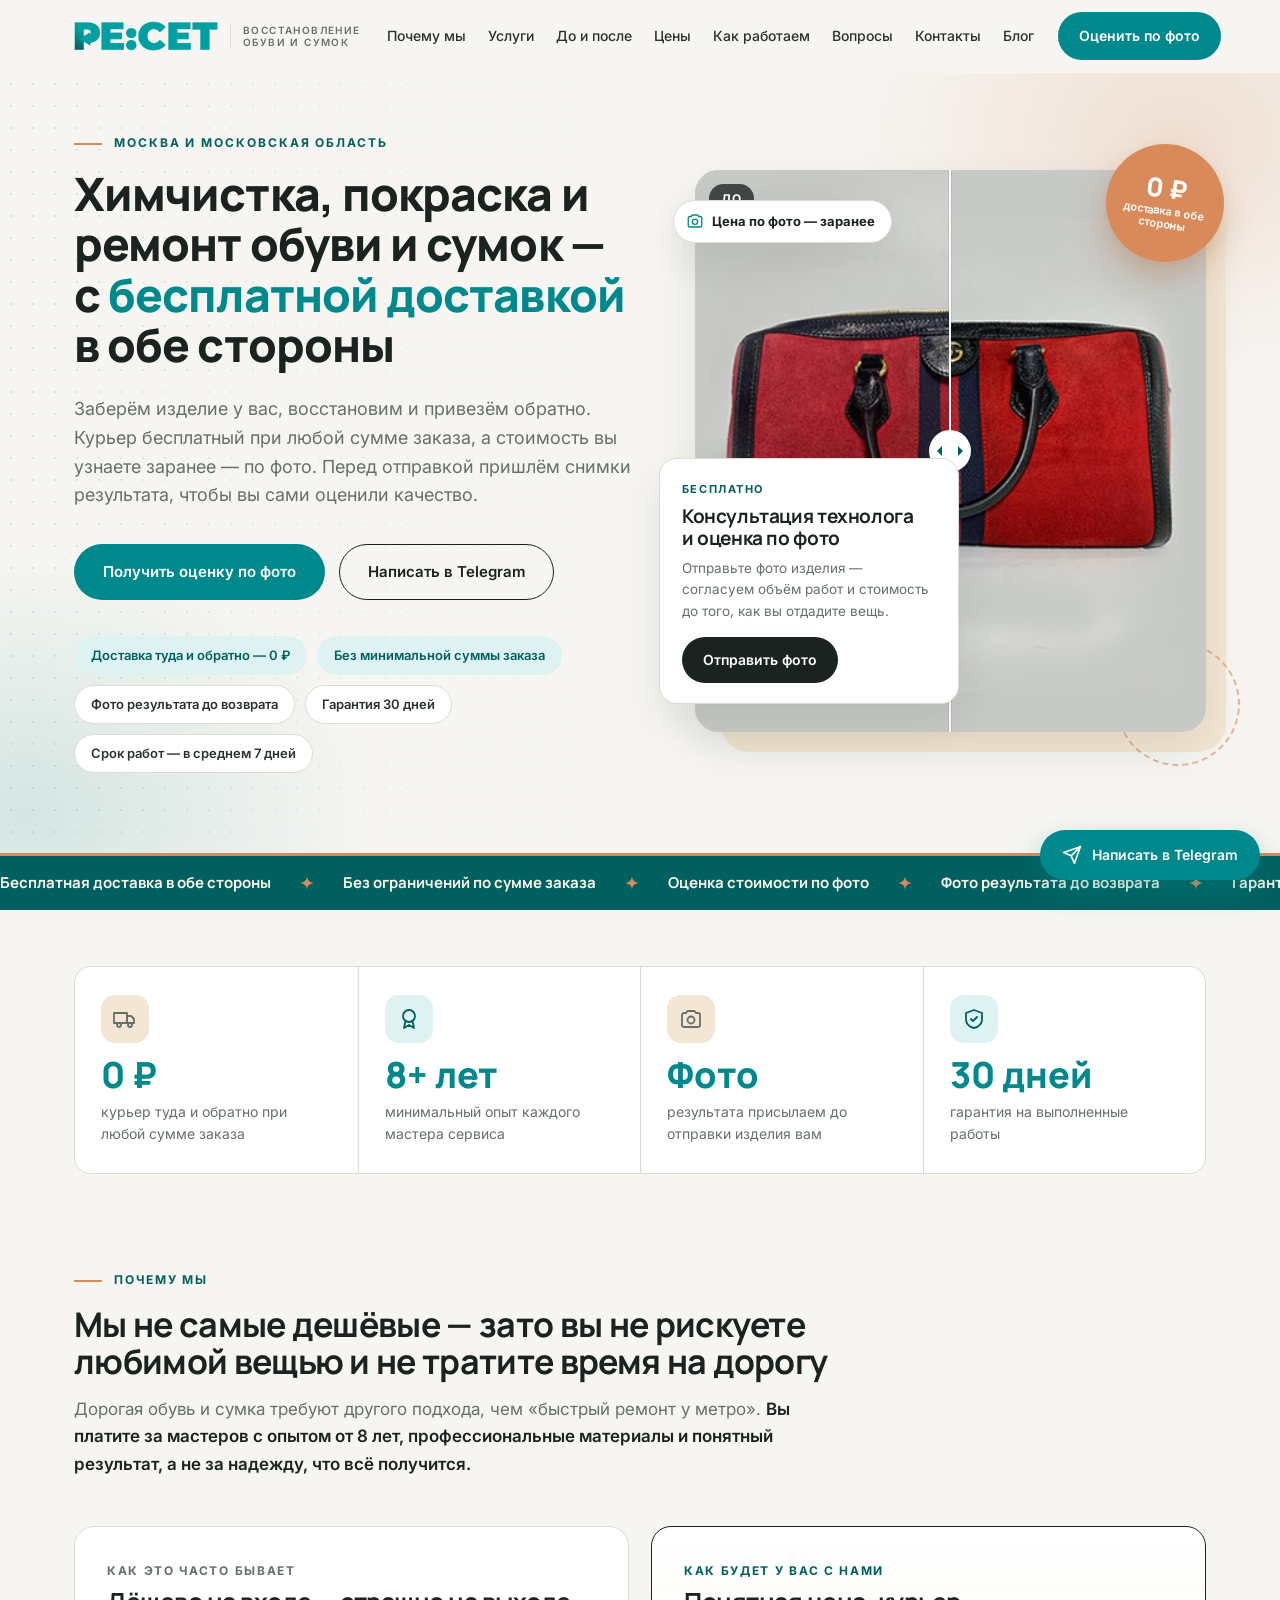
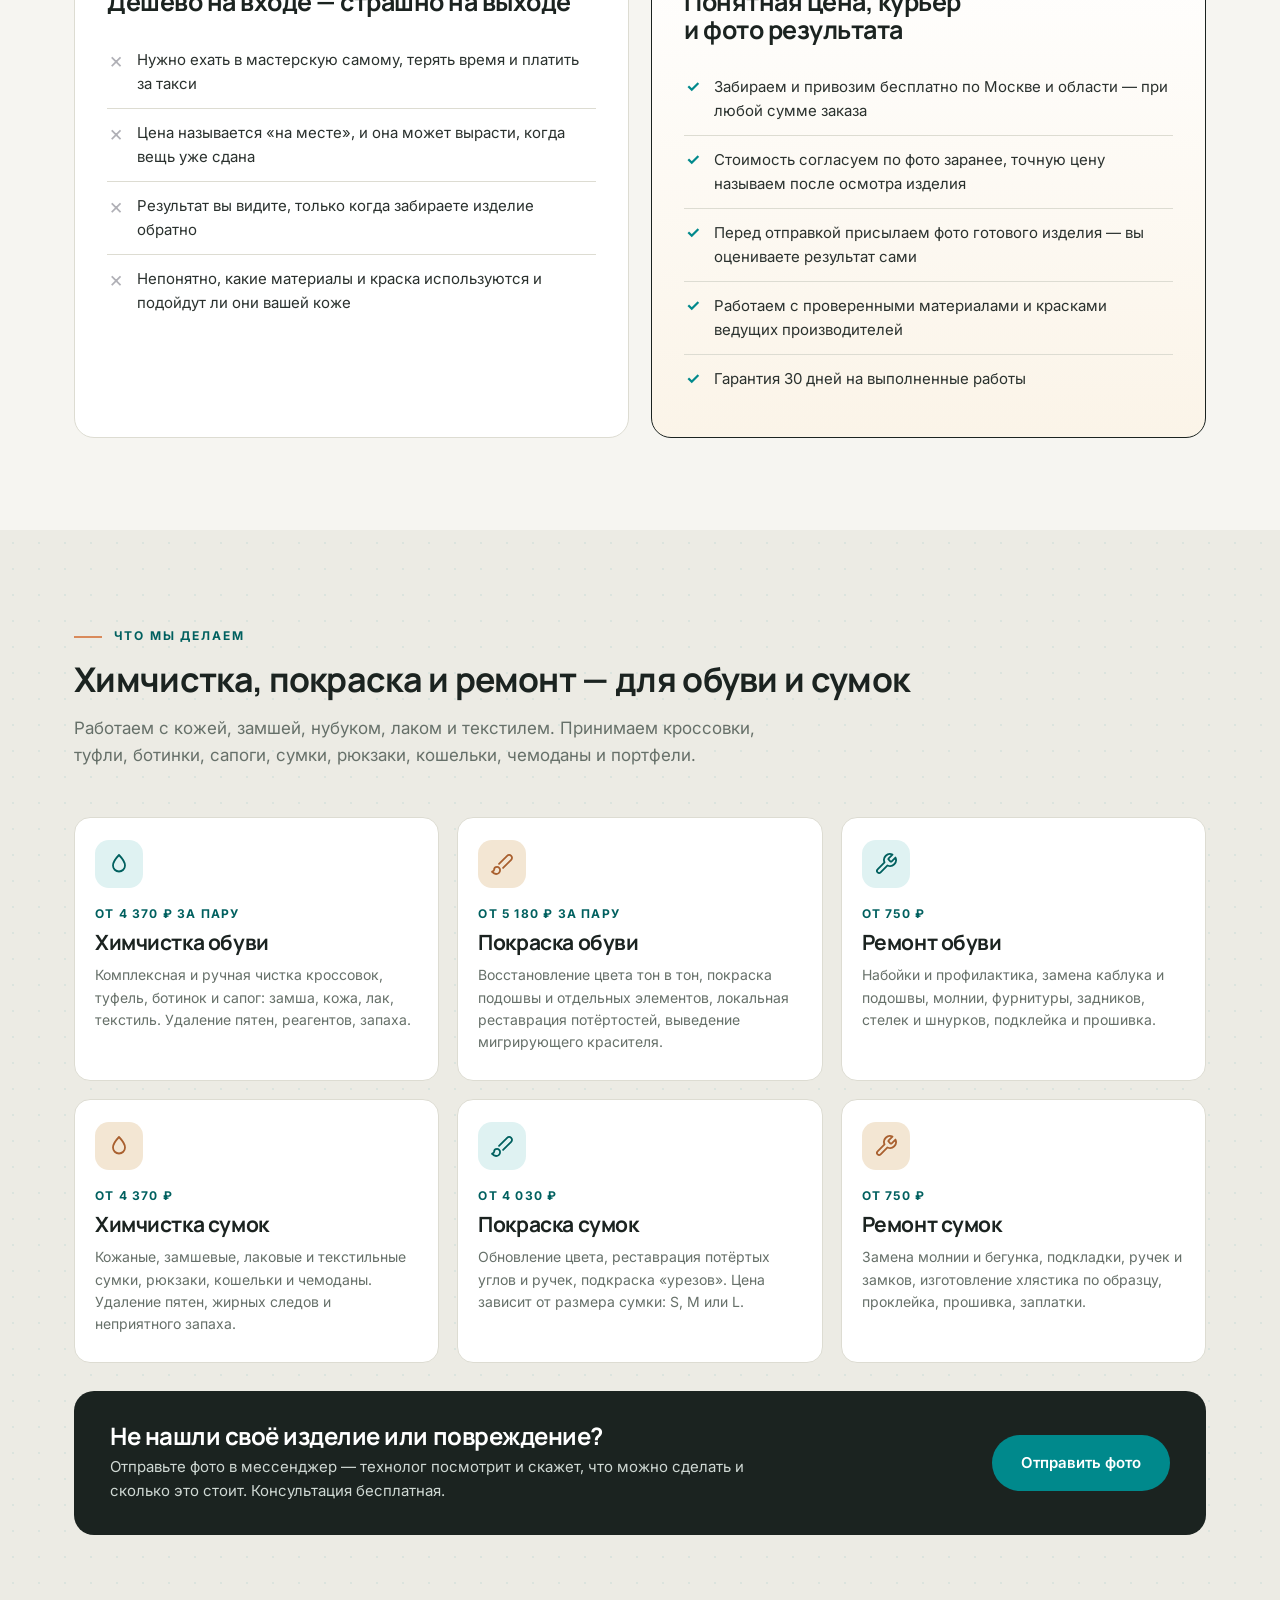
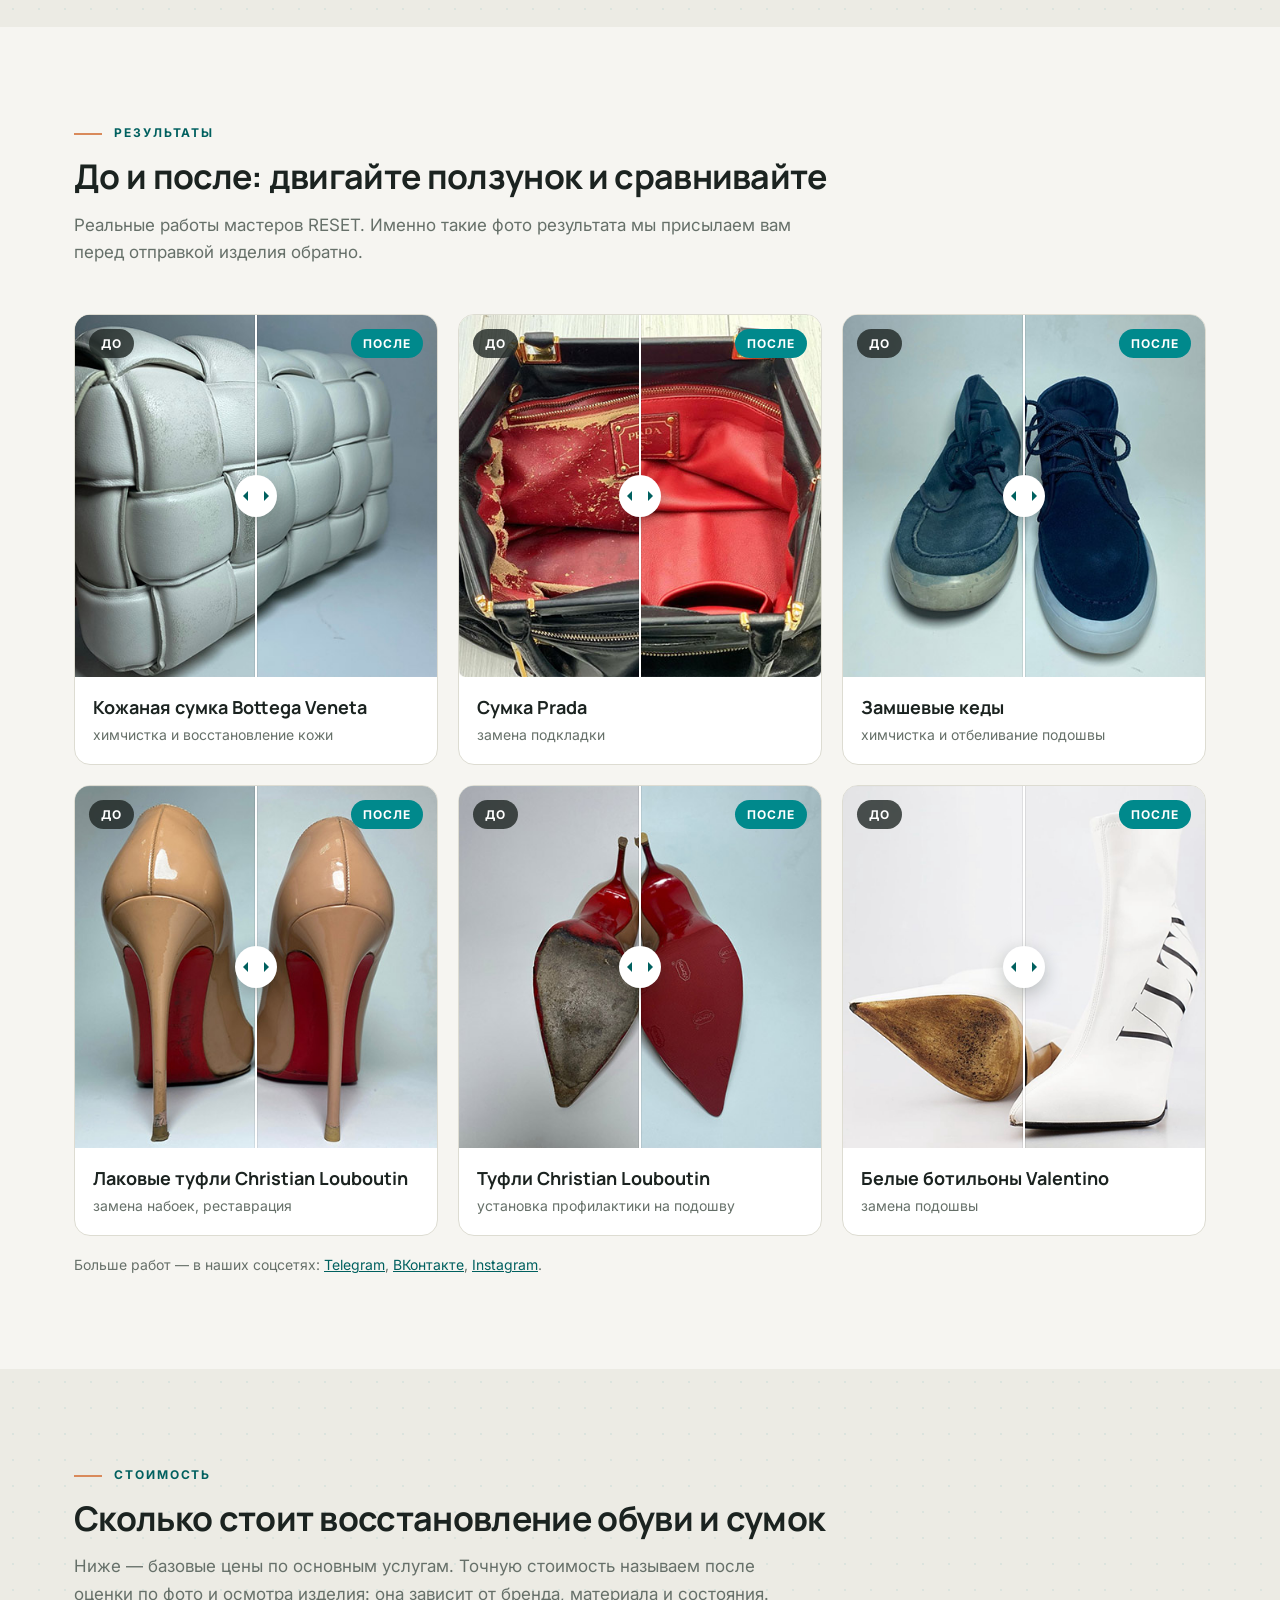
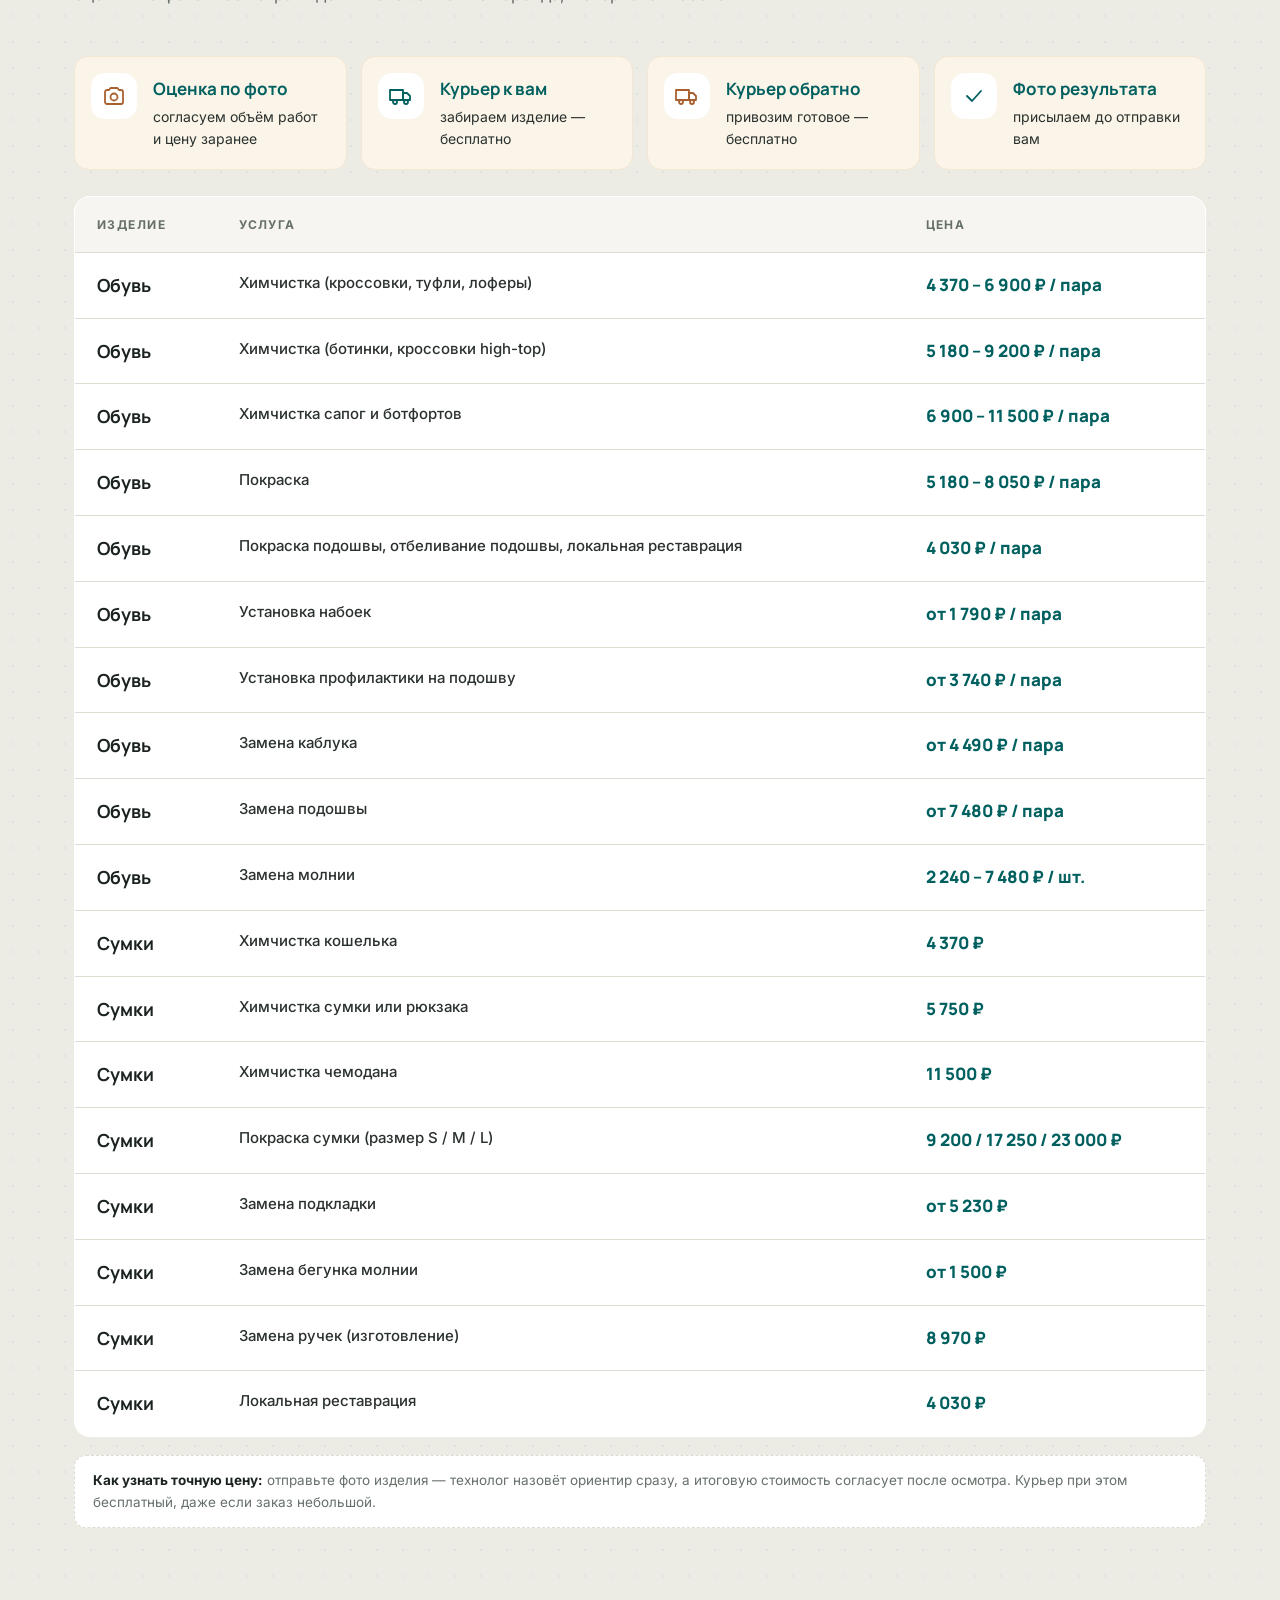
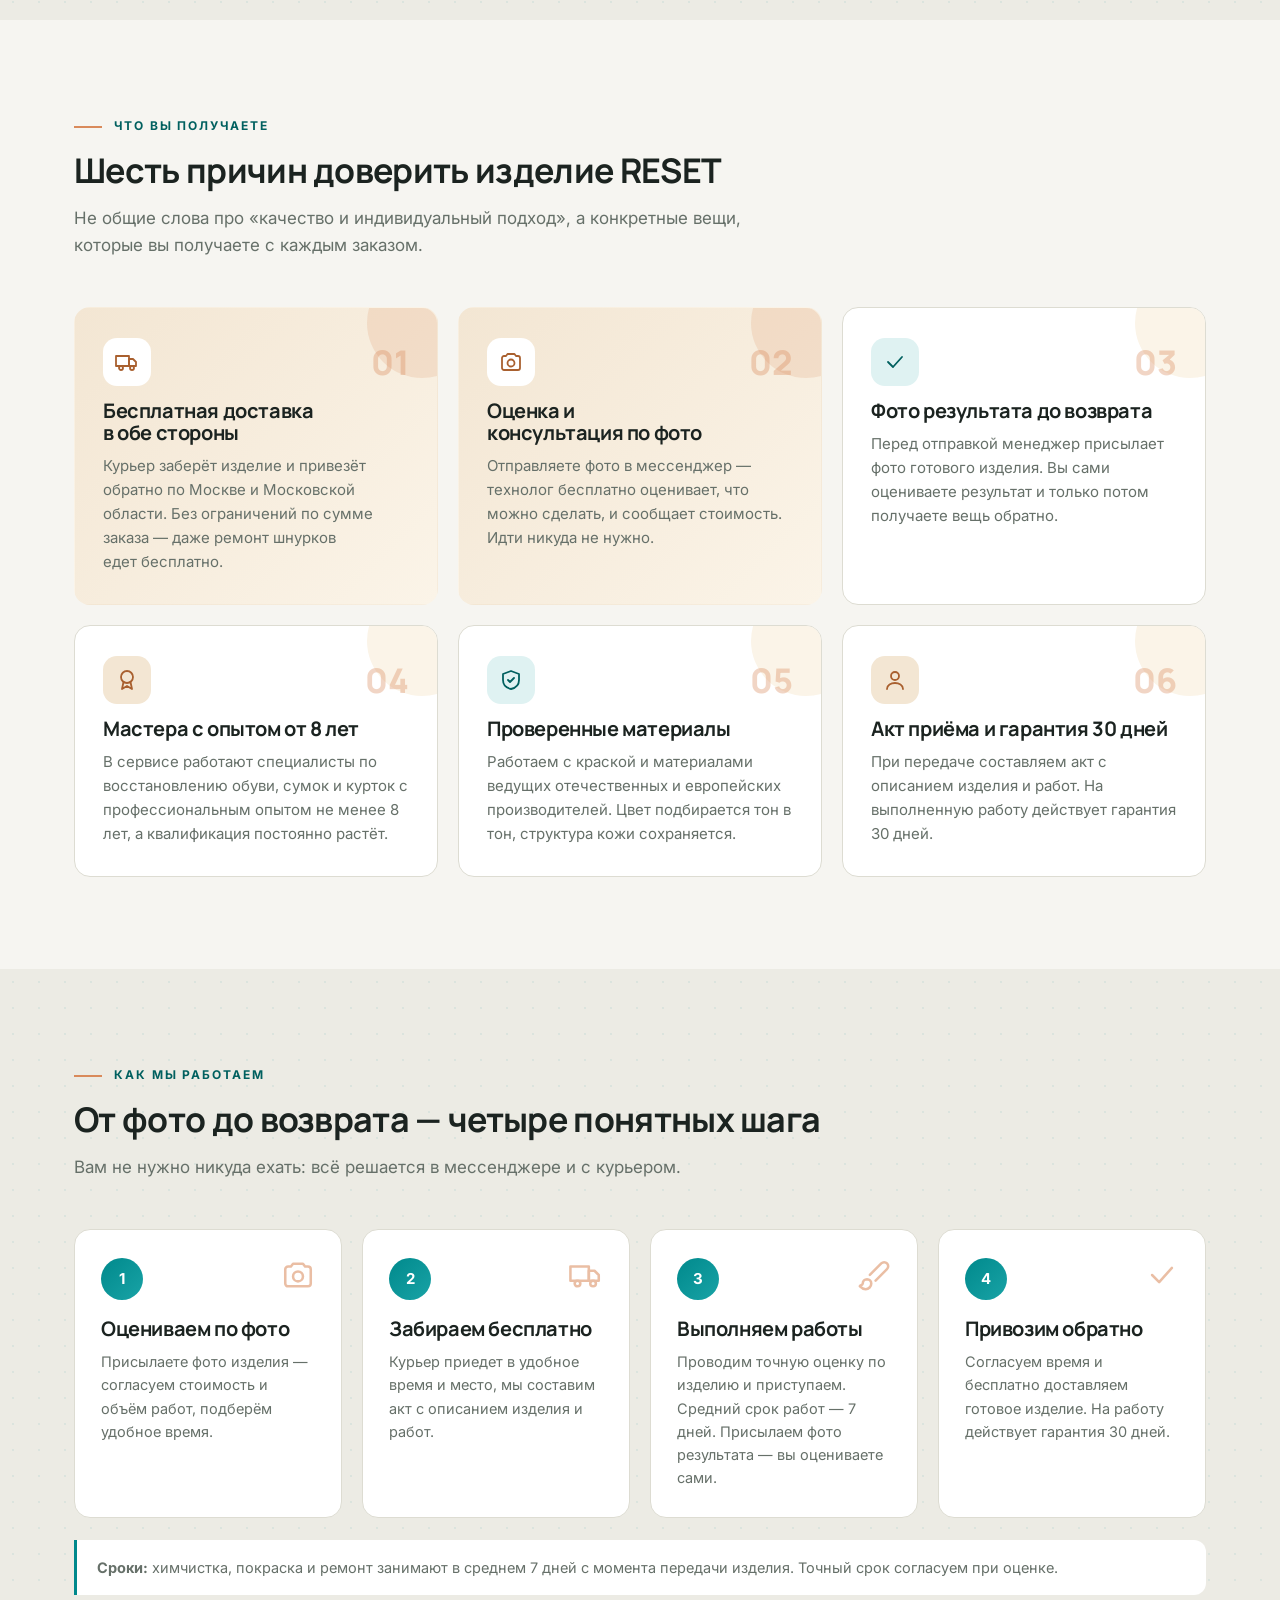
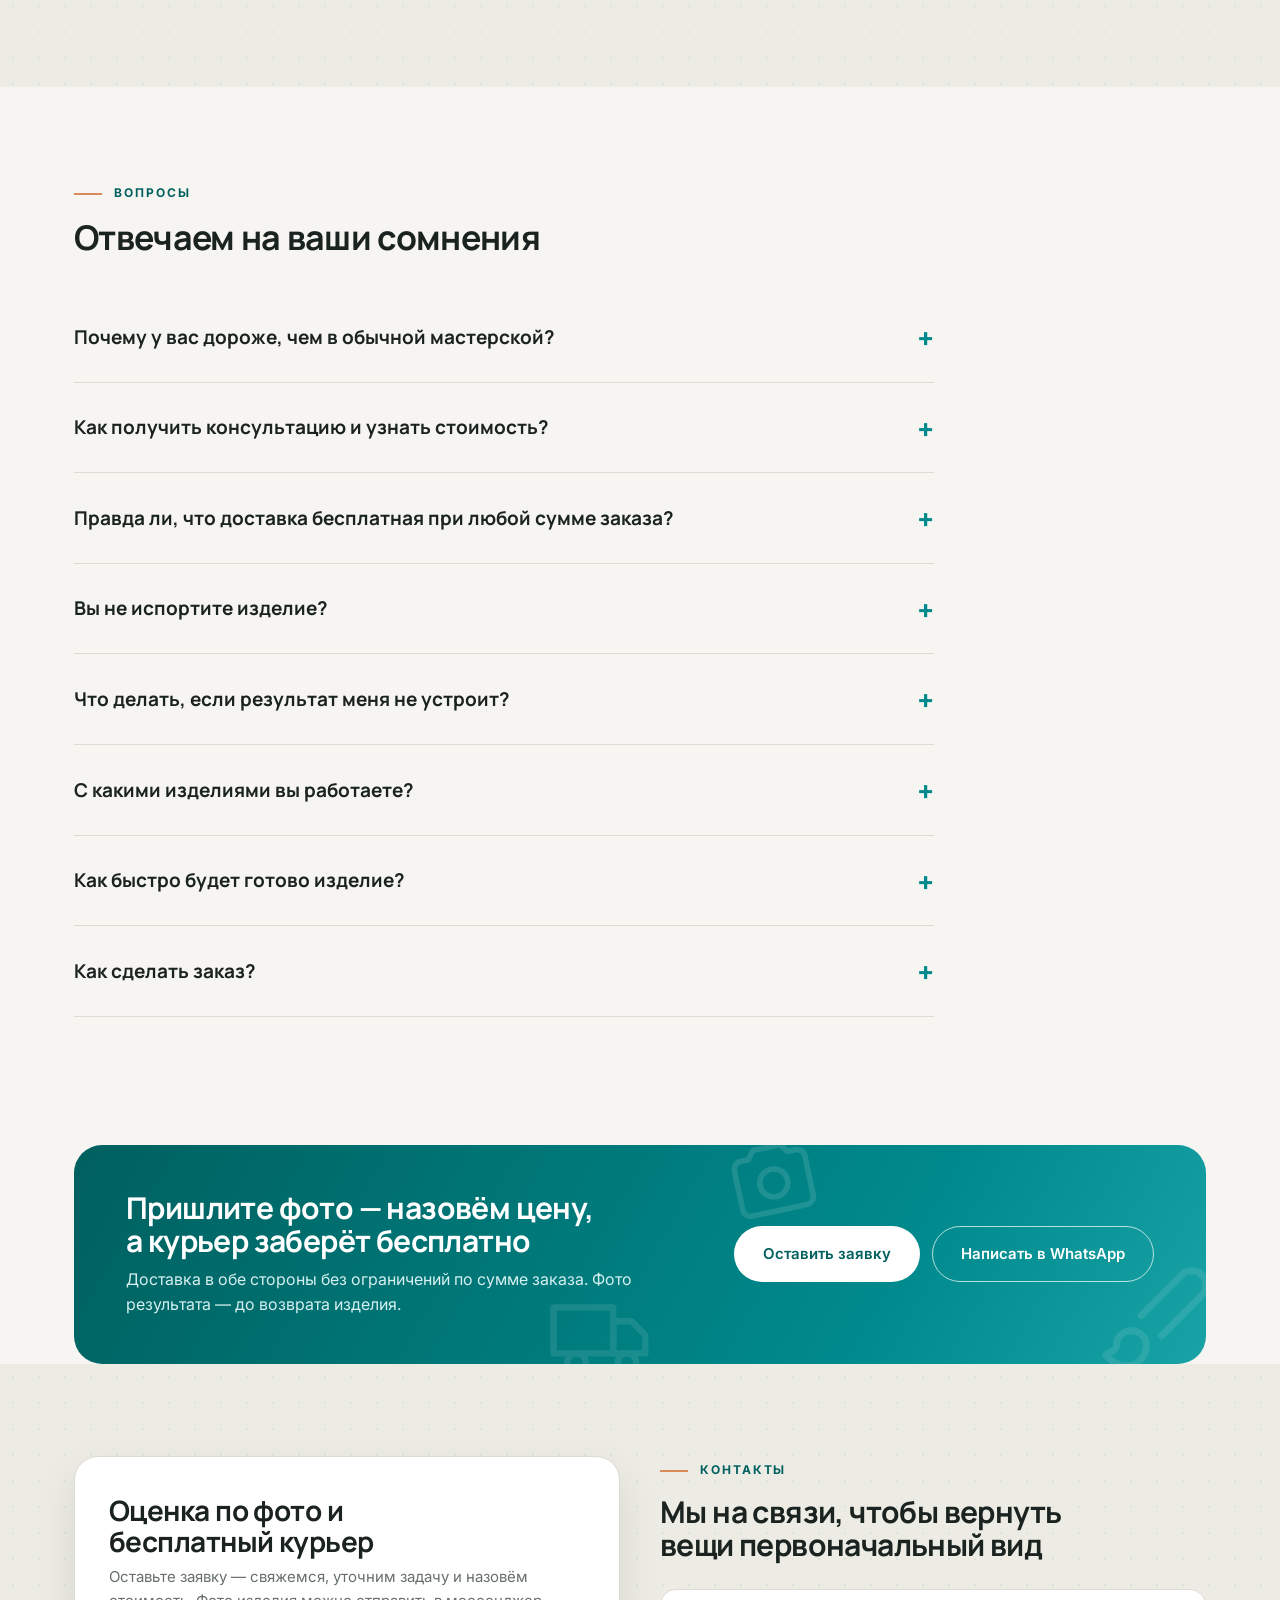
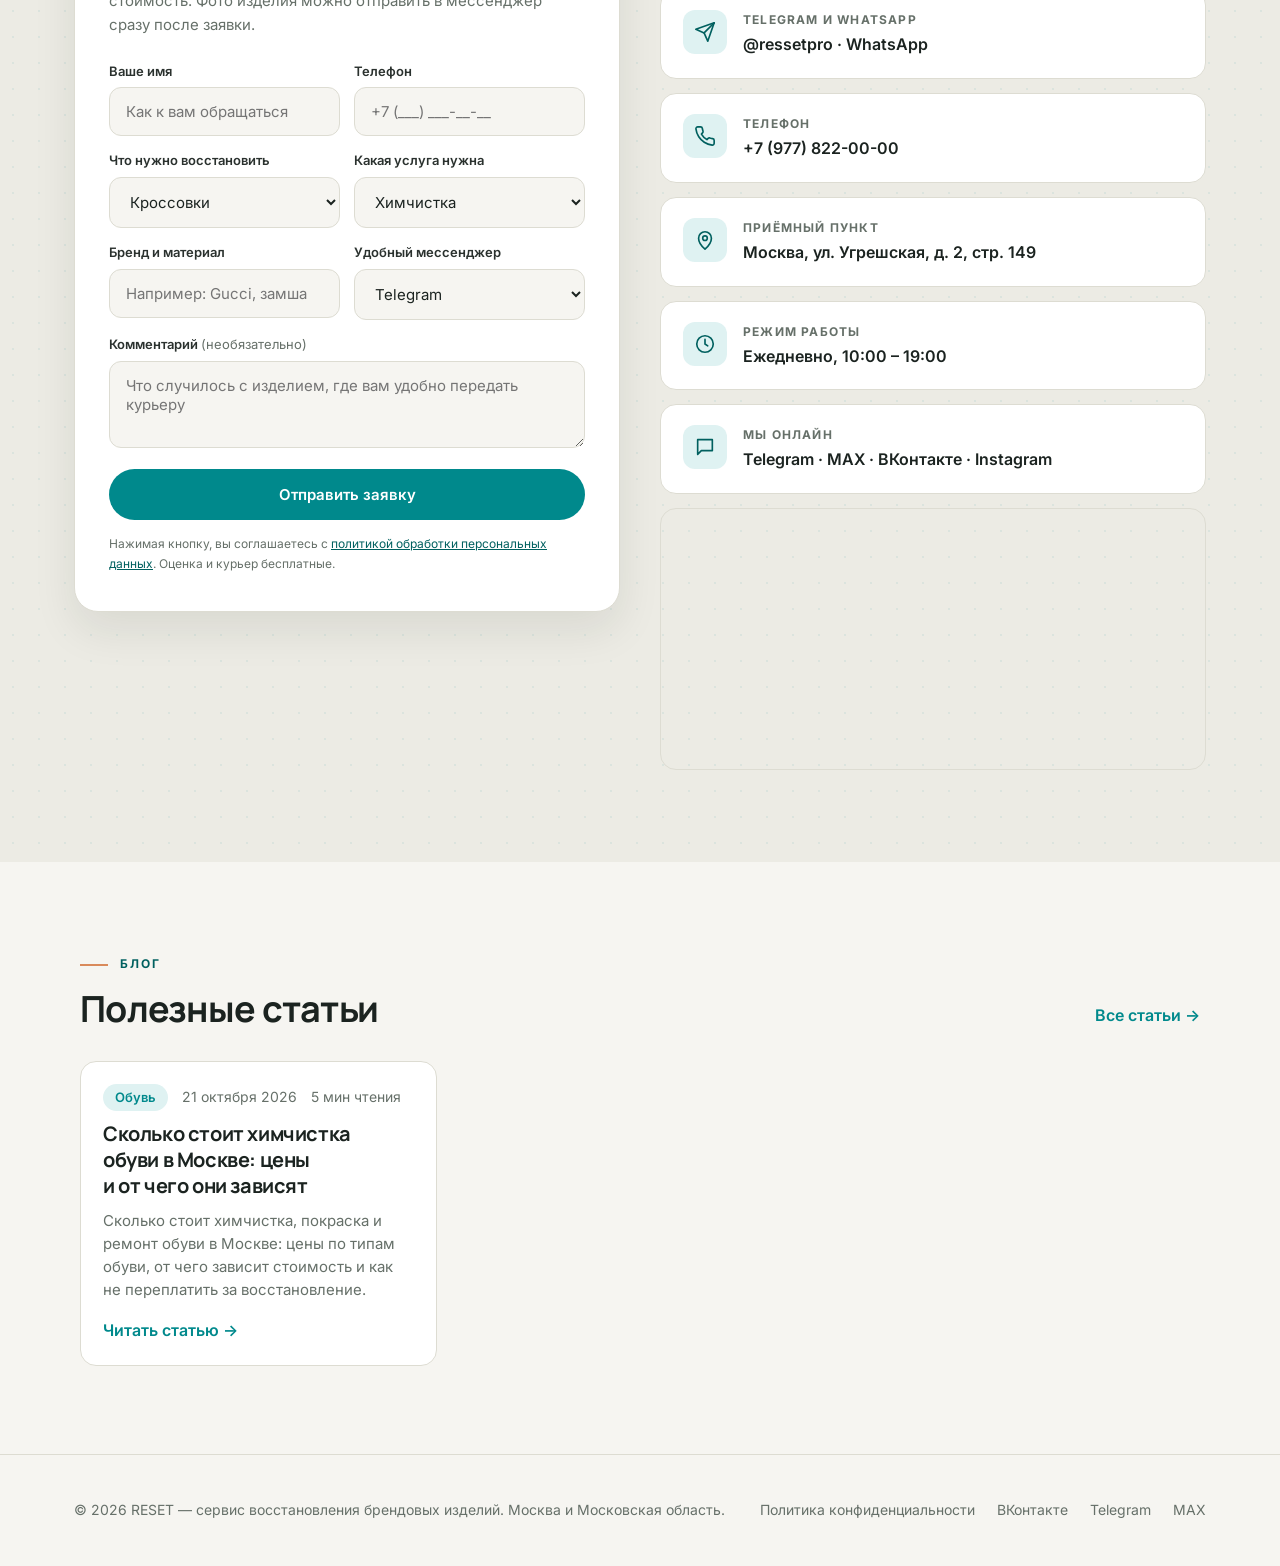
<file: index.html>
<!DOCTYPE html>
<html lang="ru">
<head>
<meta charset="UTF-8">
<meta name="viewport" content="width=device-width, initial-scale=1.0">
<meta name="robots" content="noindex, nofollow">
<title>Химчистка, покраска и ремонт обуви и сумок в Москве с бесплатной доставкой | RESET</title>
<meta name="description" content="Химчистка, покраска и ремонт обуви и сумок в Москве и области. Бесплатная доставка в обе стороны без ограничений по цене заказа, фото результата до возврата, гарантия 30 дней.">
<link rel="icon" href="img/favicon.png" type="image/png">
<link rel="preconnect" href="https://fonts.googleapis.com">
<link rel="preconnect" href="https://fonts.gstatic.com" crossorigin>
<link href="https://fonts.googleapis.com/css2?family=Manrope:wght@500;600;700;800&family=Inter:wght@400;500;600;700&display=swap" rel="stylesheet">
<link rel="stylesheet" href="styles.css">
<link rel="stylesheet" href="blog/blog.css">
<link rel="alternate" type="application/rss+xml" title="Блог" href="feed.xml">
</head>
<body>
<svg width="0" height="0" style="position:absolute" aria-hidden="true"><defs>
<symbol id="i-truck" viewBox="0 0 24 24"><path d="M1 6h13v10H1z"/><path d="M14 9h4l3 3v4h-7z"/><circle cx="6" cy="18" r="2"/><circle cx="17" cy="18" r="2"/></symbol>
<symbol id="i-shield" viewBox="0 0 24 24"><path d="M12 3l8 3v6c0 5-3.5 8-8 9-4.5-1-8-4-8-9V6z"/><path d="m9 12 2 2 4-4"/></symbol>
<symbol id="i-award" viewBox="0 0 24 24"><circle cx="12" cy="9" r="6"/><path d="m8.5 14-1.5 7 5-3 5 3-1.5-7"/></symbol>
<symbol id="i-user" viewBox="0 0 24 24"><circle cx="12" cy="8" r="4"/><path d="M4 21c0-4 4-6 8-6s8 2 8 6"/></symbol>
<symbol id="i-gift" viewBox="0 0 24 24"><rect x="3" y="8" width="18" height="4" rx="1"/><path d="M12 8v13M5 12v8a1 1 0 0 0 1 1h12a1 1 0 0 0 1-1v-8"/><path d="M12 8c-2-4-6-4-6-1.5S10 8 12 8zm0 0c2-4 6-4 6-1.5S14 8 12 8z"/></symbol>
<symbol id="i-chat" viewBox="0 0 24 24"><path d="M21 12a8 8 0 0 1-11.5 7.2L3 21l1.8-5.5A8 8 0 1 1 21 12z"/></symbol>
<symbol id="i-camera" viewBox="0 0 24 24"><path d="M3 8a2 2 0 0 1 2-2h2l1.5-2h7L17 6h2a2 2 0 0 1 2 2v10a2 2 0 0 1-2 2H5a2 2 0 0 1-2-2z"/><circle cx="12" cy="13" r="3.5"/></symbol>
<symbol id="i-clock" viewBox="0 0 24 24"><circle cx="12" cy="12" r="9"/><path d="M12 7v5l3 2"/></symbol>
<symbol id="i-check" viewBox="0 0 24 24"><path d="m5 12 5 5 9-10"/></symbol>
<symbol id="i-drop" viewBox="0 0 24 24"><path d="M12 3s6 6.2 6 10.5A6 6 0 0 1 6 13.5C6 9.2 12 3 12 3z"/></symbol>
<symbol id="i-brush" viewBox="0 0 24 24"><path d="m9.06 11.9 8.07-8.06a2.85 2.85 0 1 1 4.03 4.03l-8.06 8.08"/><path d="M7.07 14.94c-1.66 0-3 1.35-3 3.02 0 1.33-2.5 1.52-2 2.02 1.08 1.1 2.49 2.02 4 2.02 2.2 0 4-1.8 4-4.04a3.01 3.01 0 0 0-3-3.02z"/></symbol>
<symbol id="i-wrench" viewBox="0 0 24 24"><path d="M14.7 6.3a1 1 0 0 0 0 1.4l1.6 1.6a1 1 0 0 0 1.4 0l3.77-3.77a6 6 0 0 1-7.94 7.94l-6.91 6.91a2.12 2.12 0 0 1-3-3l6.91-6.91a6 6 0 0 1 7.94-7.94z"/></symbol>
<symbol id="i-spark" viewBox="0 0 24 24"><path d="M12 2c.6 5 2.4 8.4 10 10-7.6 1.6-9.4 5-10 10-.6-5-2.4-8.4-10-10 7.6-1.6 9.4-5 10-10z" fill="currentColor" stroke="none"/></symbol>
</defs></svg>

<header class="header" id="header">
  <div class="header__inner">
    <a href="#top" class="logo" aria-label="RESET — сервис восстановления брендовых изделий">
      <img src="img/logo.png" alt="RESET" width="140" height="29">
      <span class="logo__t"><small>Восстановление обуви и сумок</small></span>
    </a>
    <nav class="nav" id="nav">
      <a href="#why">Почему мы</a>
      <a href="#services">Услуги</a>
      <a href="#results">До и после</a>
      <a href="#prices">Цены</a>
      <a href="#process">Как работаем</a>
      <a href="#faq">Вопросы</a>
      <a href="#contact">Контакты</a>
    <!-- BLOGNAV:START --><a href="blog/">Блог</a><!-- BLOGNAV:END --></nav>
    <div class="header__right">
      <a href="tel:+79778220000" class="header__phone">+7 977 822-00-00</a>
      <a href="#contact" class="btn btn--primary">Оценить по фото</a>
      <button class="burger" id="burger" aria-label="Меню"><span></span></button>
    </div>
  </div>
</header>

<main id="top">

<!-- HERO -->
<section class="hero">
  <div class="container hero__grid">
    <div>
      <p class="section-tag">Москва и Московская область</p>
      <h1>Химчистка, покраска и ремонт обуви и сумок — с <em>бесплатной доставкой</em> в обе стороны</h1>
      <p class="hero__lead">Заберём изделие у вас, восстановим и привезём обратно. Курьер бесплатный при любой сумме заказа, а стоимость вы узнаете заранее — по фото. Перед отправкой пришлём снимки результата, чтобы вы сами оценили качество.</p>
      <div class="hero__cta">
        <a href="#contact" class="btn btn--primary">Получить оценку по фото</a>
        <a href="https://t.me/ressetpro" target="_blank" rel="noopener" class="btn btn--outline">Написать в Telegram</a>
      </div>
      <div class="hero__chips">
        <span class="chip chip--gift">Доставка туда и обратно — 0 ₽</span>
        <span class="chip chip--gift">Без минимальной суммы заказа</span>
        <span class="chip">Фото результата до возврата</span>
        <span class="chip">Гарантия 30 дней</span>
        <span class="chip">Срок работ — в среднем 7 дней</span>
      </div>
    </div>
    <div class="hero__visual">
      <div class="hero__photo hero__photo--cmp">
        <div class="cmp" data-cmp>
          <img class="cmp__after" src="img/pervayaglavnaya-posle33.jpg" alt="Замшевая сумка Gucci после химчистки" fetchpriority="high">
          <div class="cmp__before-wrap"><img class="cmp__before" src="img/pervayaglavnaya-do33.jpg" alt="Замшевая сумка Gucci до химчистки"></div>
          <span class="cmp__tag cmp__tag--b">До</span>
          <span class="cmp__tag cmp__tag--a">После</span>
          <span class="cmp__line"></span>
          <span class="cmp__knob" aria-hidden="true"></span>
          <input class="cmp__range" type="range" min="0" max="100" value="50" aria-label="Сравнить до и после">
        </div>
      </div>
      <div class="sticker sticker--round"><b>0 ₽</b><span>доставка в обе стороны</span></div>
      <div class="sticker sticker--tag"><svg class="ic"><use href="#i-camera"/></svg>Цена по фото — заранее</div>
      <aside class="hero__card">
        <p class="hero__card-tag">Бесплатно</p>
        <h3>Консультация технолога и оценка по фото</h3>
        <p>Отправьте фото изделия — согласуем объём работ и стоимость до того, как вы отдадите вещь.</p>
        <a href="#contact" class="btn btn--dark">Отправить фото</a>
      </aside>
    </div>
  </div>
</section>

<div class="ticker" aria-hidden="true"><div class="ticker__track"><span>Бесплатная доставка в обе стороны</span><svg class="ic"><use href="#i-spark"/></svg><span>Без ограничений по сумме заказа</span><svg class="ic"><use href="#i-spark"/></svg><span>Оценка стоимости по фото</span><svg class="ic"><use href="#i-spark"/></svg><span>Фото результата до возврата</span><svg class="ic"><use href="#i-spark"/></svg><span>Гарантия 30 дней</span><svg class="ic"><use href="#i-spark"/></svg><span>Мастера с опытом от 8 лет</span><svg class="ic"><use href="#i-spark"/></svg><span>Бесплатная доставка в обе стороны</span><svg class="ic"><use href="#i-spark"/></svg><span>Без ограничений по сумме заказа</span><svg class="ic"><use href="#i-spark"/></svg><span>Оценка стоимости по фото</span><svg class="ic"><use href="#i-spark"/></svg><span>Фото результата до возврата</span><svg class="ic"><use href="#i-spark"/></svg><span>Гарантия 30 дней</span><svg class="ic"><use href="#i-spark"/></svg><span>Мастера с опытом от 8 лет</span><svg class="ic"><use href="#i-spark"/></svg></div></div>

<!-- STATS -->
<section class="stats">
  <div class="container">
    <div class="stats__row">
      <div class="stat"><span class="ico"><svg class="ic"><use href="#i-truck"/></svg></span><b>0 ₽</b><span>курьер туда и обратно при любой сумме заказа</span></div>
      <div class="stat"><span class="ico"><svg class="ic"><use href="#i-award"/></svg></span><b>8+ лет</b><span>минимальный опыт каждого мастера сервиса</span></div>
      <div class="stat"><span class="ico"><svg class="ic"><use href="#i-camera"/></svg></span><b>Фото</b><span>результата присылаем до отправки изделия вам</span></div>
      <div class="stat"><span class="ico"><svg class="ic"><use href="#i-shield"/></svg></span><b>30 дней</b><span>гарантия на выполненные работы</span></div>
    </div>
  </div>
</section>

<!-- WHY / PRICE OBJECTION -->
<section id="why">
  <div class="container">
    <p class="section-tag">Почему мы</p>
    <h2 class="section-title">Мы не самые дешёвые — зато вы не рискуете любимой вещью и не тратите время на дорогу</h2>
    <p class="section-lead">Дорогая обувь и сумка требуют другого подхода, чем «быстрый ремонт у метро». <b>Вы платите за мастеров с опытом от 8 лет, профессиональные материалы и понятный результат, а не за надежду, что всё получится.</b></p>
    <div class="versus">
      <div class="versus__col">
        <p class="versus__label">Как это часто бывает</p>
        <h3>Дёшево на входе — страшно на выходе</h3>
        <ul>
          <li>Нужно ехать в мастерскую самому, терять время и платить за такси</li>
          <li>Цена называется «на месте», и она может вырасти, когда вещь уже сдана</li>
          <li>Результат вы видите, только когда забираете изделие обратно</li>
          <li>Непонятно, какие материалы и краска используются и подойдут ли они вашей коже</li>
        </ul>
      </div>
      <div class="versus__col versus__col--good">
        <p class="versus__label">Как будет у вас с нами</p>
        <h3>Понятная цена, курьер и фото результата</h3>
        <ul>
          <li>Забираем и привозим бесплатно по Москве и области — при любой сумме заказа</li>
          <li>Стоимость согласуем по фото заранее, точную цену называем после осмотра изделия</li>
          <li>Перед отправкой присылаем фото готового изделия — вы оцениваете результат сами</li>
          <li>Работаем с проверенными материалами и красками ведущих производителей</li>
          <li>Гарантия 30 дней на выполненные работы</li>
        </ul>
      </div>
    </div>
  </div>
</section>

<!-- SERVICES -->
<section id="services" class="alt">
  <div class="container">
    <p class="section-tag">Что мы делаем</p>
    <h2 class="section-title">Химчистка, покраска и ремонт — для обуви и сумок</h2>
    <p class="section-lead">Работаем с кожей, замшей, нубуком, лаком и текстилем. Принимаем кроссовки, туфли, ботинки, сапоги, сумки, рюкзаки, кошельки, чемоданы и портфели.</p>
    <div class="srv-grid srv-grid--3">
      <article class="srv">
        <div class="srv__body">
          <span class="ico"><svg class="ic"><use href="#i-drop"/></svg></span>
          <p class="srv__price">от 4 370 ₽ за пару</p>
          <h3>Химчистка обуви</h3>
          <p>Комплексная и ручная чистка кроссовок, туфель, ботинок и сапог: замша, кожа, лак, текстиль. Удаление пятен, реагентов, запаха.</p>
        </div>
      </article>
      <article class="srv">
        <div class="srv__body">
          <span class="ico"><svg class="ic"><use href="#i-brush"/></svg></span>
          <p class="srv__price">от 5 180 ₽ за пару</p>
          <h3>Покраска обуви</h3>
          <p>Восстановление цвета тон в тон, покраска подошвы и отдельных элементов, локальная реставрация потёртостей, выведение мигрирующего красителя.</p>
        </div>
      </article>
      <article class="srv">
        <div class="srv__body">
          <span class="ico"><svg class="ic"><use href="#i-wrench"/></svg></span>
          <p class="srv__price">от 750 ₽</p>
          <h3>Ремонт обуви</h3>
          <p>Набойки и профилактика, замена каблука и подошвы, молнии, фурнитуры, задников, стелек и шнурков, подклейка и прошивка.</p>
        </div>
      </article>
      <article class="srv">
        <div class="srv__body">
          <span class="ico"><svg class="ic"><use href="#i-drop"/></svg></span>
          <p class="srv__price">от 4 370 ₽</p>
          <h3>Химчистка сумок</h3>
          <p>Кожаные, замшевые, лаковые и текстильные сумки, рюкзаки, кошельки и чемоданы. Удаление пятен, жирных следов и неприятного запаха.</p>
        </div>
      </article>
      <article class="srv">
        <div class="srv__body">
          <span class="ico"><svg class="ic"><use href="#i-brush"/></svg></span>
          <p class="srv__price">от 4 030 ₽</p>
          <h3>Покраска сумок</h3>
          <p>Обновление цвета, реставрация потёртых углов и ручек, подкраска «урезов». Цена зависит от размера сумки: S, M или L.</p>
        </div>
      </article>
      <article class="srv">
        <div class="srv__body">
          <span class="ico"><svg class="ic"><use href="#i-wrench"/></svg></span>
          <p class="srv__price">от 750 ₽</p>
          <h3>Ремонт сумок</h3>
          <p>Замена молнии и бегунка, подкладки, ручек и замков, изготовление хлястика по образцу, проклейка, прошивка, заплатки.</p>
        </div>
      </article>
    </div>
    <div class="furniture-row" style="margin-top:28px">
      <div>
        <h3>Не нашли своё изделие или повреждение?</h3>
        <p>Отправьте фото в мессенджер — технолог посмотрит и скажет, что можно сделать и сколько это стоит. Консультация бесплатная.</p>
      </div>
      <a href="#contact" class="btn btn--primary">Отправить фото</a>
    </div>
  </div>
</section>

<!-- RESULTS -->
<section id="results">
  <div class="container">
    <p class="section-tag">Результаты</p>
    <h2 class="section-title">До и после: двигайте ползунок и сравнивайте</h2>
    <p class="section-lead">Реальные работы мастеров RESET. Именно такие фото результата мы присылаем вам перед отправкой изделия обратно.</p>
    <div class="cmp-grid">
      <figure class="cmp-card">
        <div class="cmp" data-cmp>
          <img class="cmp__after" src="img/tretya-posle.jpg" alt="Кожаная сумка плетёной формы после химчистки" loading="lazy">
          <div class="cmp__before-wrap"><img class="cmp__before" src="img/tretya-do.jpg" alt="Кожаная сумка плетёной формы до химчистки" loading="lazy"></div>
          <span class="cmp__tag cmp__tag--b">До</span><span class="cmp__tag cmp__tag--a">После</span>
          <span class="cmp__line"></span><span class="cmp__knob" aria-hidden="true"></span>
          <input class="cmp__range" type="range" min="0" max="100" value="50" aria-label="Сравнить до и после">
        </div>
        <figcaption><b>Кожаная сумка Bottega Veneta</b>химчистка и восстановление кожи</figcaption>
      </figure>
      <figure class="cmp-card">
        <div class="cmp" data-cmp>
          <img class="cmp__after" src="img/00rem7-1.jpg" alt="Сумка с новой красной подкладкой" loading="lazy">
          <div class="cmp__before-wrap"><img class="cmp__before" src="img/00rem7.jpg" alt="Сумка с изношенной осыпавшейся подкладкой" loading="lazy"></div>
          <span class="cmp__tag cmp__tag--b">До</span><span class="cmp__tag cmp__tag--a">После</span>
          <span class="cmp__line"></span><span class="cmp__knob" aria-hidden="true"></span>
          <input class="cmp__range" type="range" min="0" max="100" value="50" aria-label="Сравнить до и после">
        </div>
        <figcaption><b>Сумка Prada</b>замена подкладки</figcaption>
      </figure>
      <figure class="cmp-card">
        <div class="cmp" data-cmp>
          <img class="cmp__after" src="img/pyataya-posle.jpg" alt="Замшевые кеды после химчистки и отбеливания подошвы" loading="lazy">
          <div class="cmp__before-wrap"><img class="cmp__before" src="img/pyataya-do.jpg" alt="Замшевые кеды до химчистки" loading="lazy"></div>
          <span class="cmp__tag cmp__tag--b">До</span><span class="cmp__tag cmp__tag--a">После</span>
          <span class="cmp__line"></span><span class="cmp__knob" aria-hidden="true"></span>
          <input class="cmp__range" type="range" min="0" max="100" value="50" aria-label="Сравнить до и после">
        </div>
        <figcaption><b>Замшевые кеды</b>химчистка и отбеливание подошвы</figcaption>
      </figure>
      <figure class="cmp-card">
        <div class="cmp" data-cmp>
          <img class="cmp__after" src="img/vtoraya-posle.jpg" alt="Туфли на шпильке после замены набоек" loading="lazy">
          <div class="cmp__before-wrap"><img class="cmp__before" src="img/vtoraya-do.jpg" alt="Туфли на шпильке с изношенными набойками" loading="lazy"></div>
          <span class="cmp__tag cmp__tag--b">До</span><span class="cmp__tag cmp__tag--a">После</span>
          <span class="cmp__line"></span><span class="cmp__knob" aria-hidden="true"></span>
          <input class="cmp__range" type="range" min="0" max="100" value="50" aria-label="Сравнить до и после">
        </div>
        <figcaption><b>Лаковые туфли Christian Louboutin</b>замена набоек, реставрация</figcaption>
      </figure>
      <figure class="cmp-card">
        <div class="cmp" data-cmp>
          <img class="cmp__after" src="img/chetvertaya-posle.jpg" alt="Подошва туфель с новой профилактикой" loading="lazy">
          <div class="cmp__before-wrap"><img class="cmp__before" src="img/chetvertaya-do.jpg" alt="Стёртая подошва туфель" loading="lazy"></div>
          <span class="cmp__tag cmp__tag--b">До</span><span class="cmp__tag cmp__tag--a">После</span>
          <span class="cmp__line"></span><span class="cmp__knob" aria-hidden="true"></span>
          <input class="cmp__range" type="range" min="0" max="100" value="50" aria-label="Сравнить до и после">
        </div>
        <figcaption><b>Туфли Christian Louboutin</b>установка профилактики на подошву</figcaption>
      </figure>
      <figure class="cmp-card">
        <div class="cmp" data-cmp>
          <img class="cmp__after" src="img/shestaya-posle.png" alt="Белые ботильоны с новой подошвой" loading="lazy">
          <div class="cmp__before-wrap"><img class="cmp__before" src="img/shestaya-do-1.png" alt="Белые ботильоны со стёртой подошвой" loading="lazy"></div>
          <span class="cmp__tag cmp__tag--b">До</span><span class="cmp__tag cmp__tag--a">После</span>
          <span class="cmp__line"></span><span class="cmp__knob" aria-hidden="true"></span>
          <input class="cmp__range" type="range" min="0" max="100" value="50" aria-label="Сравнить до и после">
        </div>
        <figcaption><b>Белые ботильоны Valentino</b>замена подошвы</figcaption>
      </figure>
    </div>
    <p class="reviews-note">Больше работ — в наших соцсетях: <a href="https://t.me/ressetpro" target="_blank" rel="noopener">Telegram</a>, <a href="https://vk.ru/resetserv" target="_blank" rel="noopener">ВКонтакте</a>, <a href="https://www.instagram.com/resset.ru" target="_blank" rel="noopener">Instagram</a>.</p>
  </div>
</section>

<!-- PRICES -->
<section id="prices" class="alt">
  <div class="container">
    <p class="section-tag">Стоимость</p>
    <h2 class="section-title">Сколько стоит восстановление обуви и сумок</h2>
    <p class="section-lead">Ниже — базовые цены по основным услугам. Точную стоимость называем после оценки по фото и осмотра изделия: она зависит от бренда, материала и состояния.</p>

    <div class="included">
      <div><span class="ico"><svg class="ic"><use href="#i-camera"/></svg></span><b>Оценка по фото</b>согласуем объём работ и цену заранее</div>
      <div><span class="ico"><svg class="ic"><use href="#i-truck"/></svg></span><b>Курьер к вам</b>забираем изделие — бесплатно</div>
      <div><span class="ico"><svg class="ic"><use href="#i-truck"/></svg></span><b>Курьер обратно</b>привозим готовое — бесплатно</div>
      <div><span class="ico"><svg class="ic"><use href="#i-check"/></svg></span><b>Фото результата</b>присылаем до отправки вам</div>
    </div>

    <table class="ptable">
      <thead>
        <tr><th>Изделие</th><th>Услуга</th><th>Цена</th></tr>
      </thead>
      <tbody>
        <tr><td>Обувь</td><td>Химчистка (кроссовки, туфли, лоферы)</td><td>4 370 – 6 900 ₽ / пара</td></tr>
        <tr><td>Обувь</td><td>Химчистка (ботинки, кроссовки high-top)</td><td>5 180 – 9 200 ₽ / пара</td></tr>
        <tr><td>Обувь</td><td>Химчистка сапог и ботфортов</td><td>6 900 – 11 500 ₽ / пара</td></tr>
        <tr><td>Обувь</td><td>Покраска</td><td>5 180 – 8 050 ₽ / пара</td></tr>
        <tr><td>Обувь</td><td>Покраска подошвы, отбеливание подошвы, локальная реставрация</td><td>4 030 ₽ / пара</td></tr>
        <tr><td>Обувь</td><td>Установка набоек</td><td>от 1 790 ₽ / пара</td></tr>
        <tr><td>Обувь</td><td>Установка профилактики на подошву</td><td>от 3 740 ₽ / пара</td></tr>
        <tr><td>Обувь</td><td>Замена каблука</td><td>от 4 490 ₽ / пара</td></tr>
        <tr><td>Обувь</td><td>Замена подошвы</td><td>от 7 480 ₽ / пара</td></tr>
        <tr><td>Обувь</td><td>Замена молнии</td><td>2 240 – 7 480 ₽ / шт.</td></tr>
        <tr><td>Сумки</td><td>Химчистка кошелька</td><td>4 370 ₽</td></tr>
        <tr><td>Сумки</td><td>Химчистка сумки или рюкзака</td><td>5 750 ₽</td></tr>
        <tr><td>Сумки</td><td>Химчистка чемодана</td><td>11 500 ₽</td></tr>
        <tr><td>Сумки</td><td>Покраска сумки (размер S / M / L)</td><td>9 200 / 17 250 / 23 000 ₽</td></tr>
        <tr><td>Сумки</td><td>Замена подкладки</td><td>от 5 230 ₽</td></tr>
        <tr><td>Сумки</td><td>Замена бегунка молнии</td><td>от 1 500 ₽</td></tr>
        <tr><td>Сумки</td><td>Замена ручек (изготовление)</td><td>8 970 ₽</td></tr>
        <tr><td>Сумки</td><td>Локальная реставрация</td><td>4 030 ₽</td></tr>
      </tbody>
    </table>
    <p class="price-note"><b>Как узнать точную цену:</b> отправьте фото изделия — технолог назовёт ориентир сразу, а итоговую стоимость согласует после осмотра. Курьер при этом бесплатный, даже если заказ небольшой.</p>
  </div>
</section>

<!-- OFFERS -->
<section id="offers">
  <div class="container">
    <p class="section-tag">Что вы получаете</p>
    <h2 class="section-title">Шесть причин доверить изделие RESET</h2>
    <p class="section-lead">Не общие слова про «качество и индивидуальный подход», а конкретные вещи, которые вы получаете с каждым заказом.</p>
    <div class="offer-grid">
      <div class="offer-card offer-card--gift">
        <div class="offer-card__top"><span class="ico"><svg class="ic"><use href="#i-truck"/></svg></span><div class="offer-card__num">01</div></div>
        <h3>Бесплатная доставка в обе стороны</h3>
        <p>Курьер заберёт изделие и привезёт обратно по Москве и Московской области. Без ограничений по сумме заказа — даже ремонт шнурков едет бесплатно.</p>
      </div>
      <div class="offer-card offer-card--gift">
        <div class="offer-card__top"><span class="ico"><svg class="ic"><use href="#i-camera"/></svg></span><div class="offer-card__num">02</div></div>
        <h3>Оценка и консультация по фото</h3>
        <p>Отправляете фото в мессенджер — технолог бесплатно оценивает, что можно сделать, и сообщает стоимость. Идти никуда не нужно.</p>
      </div>
      <div class="offer-card">
        <div class="offer-card__top"><span class="ico"><svg class="ic"><use href="#i-check"/></svg></span><div class="offer-card__num">03</div></div>
        <h3>Фото результата до возврата</h3>
        <p>Перед отправкой менеджер присылает фото готового изделия. Вы сами оцениваете результат и только потом получаете вещь обратно.</p>
      </div>
      <div class="offer-card">
        <div class="offer-card__top"><span class="ico"><svg class="ic"><use href="#i-award"/></svg></span><div class="offer-card__num">04</div></div>
        <h3>Мастера с опытом от 8 лет</h3>
        <p>В сервисе работают специалисты по восстановлению обуви, сумок и курток с профессиональным опытом не менее 8 лет, а квалификация постоянно растёт.</p>
      </div>
      <div class="offer-card">
        <div class="offer-card__top"><span class="ico"><svg class="ic"><use href="#i-shield"/></svg></span><div class="offer-card__num">05</div></div>
        <h3>Проверенные материалы</h3>
        <p>Работаем с краской и материалами ведущих отечественных и европейских производителей. Цвет подбирается тон в тон, структура кожи сохраняется.</p>
      </div>
      <div class="offer-card">
        <div class="offer-card__top"><span class="ico"><svg class="ic"><use href="#i-user"/></svg></span><div class="offer-card__num">06</div></div>
        <h3>Акт приёма и гарантия 30 дней</h3>
        <p>При передаче составляем акт с описанием изделия и работ. На выполненную работу действует гарантия 30 дней.</p>
      </div>
    </div>
  </div>
</section>

<!-- PROCESS -->
<section id="process" class="alt">
  <div class="container">
    <p class="section-tag">Как мы работаем</p>
    <h2 class="section-title">От фото до возврата — четыре понятных шага</h2>
    <p class="section-lead">Вам не нужно никуда ехать: всё решается в мессенджере и с курьером.</p>
    <div class="steps steps--4">
      <div class="step">
        <span class="step__n">1</span>
        <svg class="ic step__ic"><use href="#i-camera"/></svg>
        <h3>Оцениваем по фото</h3>
        <p>Присылаете фото изделия — согласуем стоимость и объём работ, подберём удобное время.</p>
      </div>
      <div class="step">
        <span class="step__n">2</span>
        <svg class="ic step__ic"><use href="#i-truck"/></svg>
        <h3>Забираем бесплатно</h3>
        <p>Курьер приедет в удобное время и место, мы составим акт с описанием изделия и работ.</p>
      </div>
      <div class="step">
        <span class="step__n">3</span>
        <svg class="ic step__ic"><use href="#i-brush"/></svg>
        <h3>Выполняем работы</h3>
        <p>Проводим точную оценку по изделию и приступаем. Средний срок работ — 7 дней. Присылаем фото результата — вы оцениваете сами.</p>
      </div>
      <div class="step">
        <span class="step__n">4</span>
        <svg class="ic step__ic"><use href="#i-check"/></svg>
        <h3>Привозим обратно</h3>
        <p>Согласуем время и бесплатно доставляем готовое изделие. На работу действует гарантия 30 дней.</p>
      </div>
    </div>
  <p class="terms"><b>Сроки:</b> химчистка, покраска и ремонт занимают в среднем 7 дней с момента передачи изделия. Точный срок согласуем при оценке.</p>
  </div>
</section>

<!-- FAQ -->
<section id="faq">
  <div class="container">
    <p class="section-tag">Вопросы</p>
    <h2 class="section-title">Отвечаем на ваши сомнения</h2>
    <div class="faq" style="margin-top:36px">
      <details class="faq__item">
        <summary>Почему у вас дороже, чем в обычной мастерской?</summary>
        <p>Мы не конкурируем самой низкой ценой. Вы платите за мастеров с опытом от 8 лет, профессиональные материалы и краски ведущих производителей, оценку и консультацию технолога по фото, фото результата до возврата и гарантию 30 дней. Курьер при этом бесплатный в обе стороны. Для дорогой вещи важнее результат, чем экономия на ремонте.</p>
      </details>
      <details class="faq__item">
        <summary>Как получить консультацию и узнать стоимость?</summary>
        <p>Отправьте фото изделий, которые нужно восстановить, в WhatsApp или Telegram либо оставьте заявку в форме на сайте. Менеджер предварительно оценит стоимость по фото и сразу сообщит её вам.</p>
      </details>
      <details class="faq__item">
        <summary>Правда ли, что доставка бесплатная при любой сумме заказа?</summary>
        <p>Да. Заберём и привезём изделие бесплатно по Москве и Московской области, независимо от суммы заказа. Время согласуем заранее.</p>
      </details>
      <details class="faq__item">
        <summary>Вы не испортите изделие?</summary>
        <p>Все наши мастера имеют большой опыт работы с брендовыми вещами, а квалификация постоянно повышается. Перед началом работ мы согласуем объём и методы, а при передаче составляем акт с описанием изделия.</p>
      </details>
      <details class="faq__item">
        <summary>Что делать, если результат меня не устроит?</summary>
        <p>Перед отправкой менеджер обязательно пришлёт вам фото готового изделия, чтобы вы сами оценили результат. На выполненные работы действует гарантия 30 дней.</p>
      </details>
      <details class="faq__item">
        <summary>С какими изделиями вы работаете?</summary>
        <p>Обувь: кроссовки, туфли, лоферы, ботинки, сапоги. Сумки: сумки, рюкзаки, кошельки, чемоданы и портфели. Материалы: кожа, замша, нубук, лак и текстиль. Работаем с брендовыми изделиями.</p>
      </details>
      <details class="faq__item">
        <summary>Как быстро будет готово изделие?</summary>
        <p>В среднем 7 дней с момента передачи изделия — и для химчистки, и для покраски, и для ремонта. Точный срок согласуем при оценке, а о готовности менеджер сообщит заранее.</p>
      </details>
      <details class="faq__item">
        <summary>Как сделать заказ?</summary>
        <p>Оставьте заявку на сайте, в мессенджере или по телефону. Согласуйте детали, стоимость и время передачи изделия, затем дождитесь курьера в назначенное время.</p>
      </details>
    </div>
  </div>
</section>

<!-- BAND -->
<section class="band-wrap">
  <div class="container">
    <div class="band">
      <svg class="deco deco--b1" aria-hidden="true"><use href="#i-camera"/></svg>
      <svg class="deco deco--b2" aria-hidden="true"><use href="#i-truck"/></svg>
      <svg class="deco deco--b3" aria-hidden="true"><use href="#i-brush"/></svg>
      <div>
        <h2>Пришлите фото — назовём цену, а курьер заберёт бесплатно</h2>
        <p>Доставка в обе стороны без ограничений по сумме заказа. Фото результата — до возврата изделия.</p>
      </div>
      <div class="band__btns">
        <a href="#contact" class="btn btn--light">Оставить заявку</a>
        <a href="https://wa.me/79778220000" target="_blank" rel="noopener" class="btn btn--ghost">Написать в WhatsApp</a>
      </div>
    </div>
  </div>
</section>

<!-- CONTACT -->
<section id="contact" class="alt">
  <div class="container contact__grid">
    <form class="form leadForm" id="leadForm" novalidate>
      <h3>Оценка по фото и бесплатный курьер</h3>
      <p class="form__sub">Оставьте заявку — свяжемся, уточним задачу и назовём стоимость. Фото изделия можно отправить в мессенджер сразу после заявки.</p>
      <input type="text" name="_gotcha" style="display:none" tabindex="-1" autocomplete="off">
      <div class="field-row">
        <div class="field">
          <label for="f-name">Ваше имя</label>
          <input type="text" id="f-name" name="name" placeholder="Как к вам обращаться" required>
        </div>
        <div class="field">
          <label for="f-phone">Телефон</label>
          <input type="tel" id="f-phone" name="phone" placeholder="+7 (___) ___-__-__" required>
        </div>
      </div>
      <div class="field-row">
        <div class="field">
          <label for="f-item">Что нужно восстановить</label>
          <select id="f-item" name="item">
            <option value="Кроссовки">Кроссовки</option>
            <option value="Туфли / лоферы">Туфли или лоферы</option>
            <option value="Ботинки / сапоги">Ботинки или сапоги</option>
            <option value="Сумка / рюкзак">Сумка или рюкзак</option>
            <option value="Кошелёк">Кошелёк</option>
            <option value="Чемодан / портфель">Чемодан или портфель</option>
            <option value="Другое">Другое</option>
          </select>
        </div>
        <div class="field">
          <label for="f-service">Какая услуга нужна</label>
          <select id="f-service" name="service">
            <option value="Химчистка">Химчистка</option>
            <option value="Покраска">Покраска</option>
            <option value="Ремонт">Ремонт</option>
            <option value="Не знаю, нужна консультация">Не знаю, нужна консультация</option>
          </select>
        </div>
      </div>
      <div class="field-row">
        <div class="field">
          <label for="f-brand">Бренд и материал</label>
          <input type="text" id="f-brand" name="brand" placeholder="Например: Gucci, замша">
        </div>
        <div class="field">
          <label for="f-messenger">Удобный мессенджер</label>
          <select id="f-messenger" name="messenger">
            <option value="Telegram">Telegram</option>
            <option value="WhatsApp">WhatsApp</option>
            <option value="MAX">MAX</option>
            <option value="Звонок">Только звонок</option>
          </select>
        </div>
      </div>
      <div class="field">
        <label for="f-comment">Комментарий <span style="font-weight:400;color:var(--clr-text-soft)">(необязательно)</span></label>
        <textarea id="f-comment" name="comment" rows="3" placeholder="Что случилось с изделием, где вам удобно передать курьеру"></textarea>
      </div>
      <button type="submit" class="btn btn--primary btn--block">Отправить заявку</button>
      <p class="form__agree">Нажимая кнопку, вы соглашаетесь с <a href="privacy.html" target="_blank">политикой обработки персональных данных</a>. Оценка и курьер бесплатные.</p>
    </form>

    <div>
      <p class="section-tag">Контакты</p>
      <h2 class="section-title" style="font-size:30px">Мы на связи, чтобы вернуть вещи первоначальный вид</h2>
      <div class="contacts" style="margin-top:28px">
        <div class="contact-card">
          <div class="contact-card__icon"><svg viewBox="0 0 24 24" fill="none" stroke="currentColor" stroke-width="1.8" stroke-linecap="round" stroke-linejoin="round"><path d="m22 2-7 20-4-9-9-4z"/><path d="M22 2 11 13"/></svg></div>
          <div><small>Telegram и WhatsApp</small><b><a href="https://t.me/ressetpro" target="_blank" rel="noopener">@ressetpro</a> · <a href="https://wa.me/79778220000" target="_blank" rel="noopener">WhatsApp</a></b></div>
        </div>
        <div class="contact-card">
          <div class="contact-card__icon"><svg viewBox="0 0 24 24" fill="none" stroke="currentColor" stroke-width="1.8" stroke-linecap="round" stroke-linejoin="round"><path d="M22 16.9v3a2 2 0 0 1-2.2 2 19.8 19.8 0 0 1-8.6-3.1 19.5 19.5 0 0 1-6-6A19.8 19.8 0 0 1 2.1 4.2 2 2 0 0 1 4.1 2h3a2 2 0 0 1 2 1.7c.1 1 .4 1.9.7 2.8a2 2 0 0 1-.5 2.1L8.1 9.9a16 16 0 0 0 6 6l1.3-1.3a2 2 0 0 1 2.1-.4c.9.3 1.8.6 2.8.7a2 2 0 0 1 1.7 2z"/></svg></div>
          <div><small>Телефон</small><b><a href="tel:+79778220000">+7 (977) 822-00-00</a></b></div>
        </div>
        <div class="contact-card">
          <div class="contact-card__icon"><svg viewBox="0 0 24 24" fill="none" stroke="currentColor" stroke-width="1.8" stroke-linecap="round" stroke-linejoin="round"><path d="M12 22s7-6.2 7-12a7 7 0 1 0-14 0c0 5.8 7 12 7 12z"/><circle cx="12" cy="10" r="2.5"/></svg></div>
          <div><small>Приёмный пункт</small><b>Москва, ул. Угрешская, д. 2, стр. 149</b></div>
        </div>
        <div class="contact-card">
          <div class="contact-card__icon"><svg class="ic"><use href="#i-clock"/></svg></div>
          <div><small>Режим работы</small><b>Ежедневно, 10:00 – 19:00</b></div>
        </div>
        <div class="contact-card">
          <div class="contact-card__icon"><svg viewBox="0 0 24 24" fill="none" stroke="currentColor" stroke-width="1.8" stroke-linecap="round" stroke-linejoin="round"><path d="M4 4h16v12H8l-4 4z"/></svg></div>
          <div><small>Мы онлайн</small><b><a href="https://t.me/ressetpro" target="_blank" rel="noopener">Telegram</a> · <a href="https://max.ru/u/f9LHodD0cOLAPnJohv6KB-cvqHyb_iYjfUbEF2NElxv0V6cGvmbS0Kb3PE8" target="_blank" rel="noopener">MAX</a> · <a href="https://vk.ru/resetserv" target="_blank" rel="noopener">ВКонтакте</a> · <a href="https://www.instagram.com/resset.ru" target="_blank" rel="noopener">Instagram</a></b></div>
        </div>
        <div class="map">
          <iframe src="https://yandex.ru/map-widget/v1/?text=%D0%9C%D0%BE%D1%81%D0%BA%D0%B2%D0%B0%2C%20%D1%83%D0%BB%D0%B8%D1%86%D0%B0%20%D0%A3%D0%B3%D1%80%D0%B5%D1%88%D1%81%D0%BA%D0%B0%D1%8F%2C%202%D1%81149&z=14" title="Карта: приёмный пункт RESET на Угрешской улице, 2" loading="lazy"></iframe>
        </div>
      </div>
    </div>
  </div>
</section>

<!-- BLOG:START -->
<section class="b-home" id="blog">
  <div class="container">
    <div class="b-home__head"><div><p class="section-tag">Блог</p><h2>Полезные статьи</h2></div><a class="b-more" href="blog/">Все статьи</a></div>
    <div class="b-grid"><article class="b-card">
  
  <div class="b-card__body">
    <div class="b-meta"><span class="b-chip">Обувь</span><time datetime="2026-10-21">21 октября 2026</time><span>5 мин чтения</span></div>
    <h3><a href="blog/skolko-stoit-himchistka-obuvi-moskva/">Сколько стоит химчистка обуви в Москве: цены и от чего они зависят</a></h3>
    <p>Сколько стоит химчистка, покраска и ремонт обуви в Москве: цены по типам обуви, от чего зависит стоимость и как не переплатить за восстановление.</p>
    <a class="b-more" href="blog/skolko-stoit-himchistka-obuvi-moskva/">Читать статью</a>
  </div>
</article></div>
  </div>
</section>
<!-- BLOG:END -->
</main>

<footer class="footer">
  <div class="container footer__inner">
    <div>© <span id="year">2026</span> RESET — сервис восстановления брендовых изделий. Москва и Московская область.</div>
    <div class="footer__links">
      <a href="privacy.html">Политика конфиденциальности</a>
      <a href="https://vk.ru/resetserv" target="_blank" rel="noopener">ВКонтакте</a>
      <a href="https://t.me/ressetpro" target="_blank" rel="noopener">Telegram</a>
      <a href="https://max.ru/u/f9LHodD0cOLAPnJohv6KB-cvqHyb_iYjfUbEF2NElxv0V6cGvmbS0Kb3PE8" target="_blank" rel="noopener">MAX</a>
    </div>
  </div>
</footer>

<a href="https://t.me/ressetpro" target="_blank" rel="noopener" class="fab" aria-label="Написать в Telegram">
  <svg viewBox="0 0 24 24" fill="none" stroke="currentColor" stroke-width="2" stroke-linecap="round" stroke-linejoin="round"><path d="m22 2-7 20-4-9-9-4z"/><path d="M22 2 11 13"/></svg>
  <span>Написать в Telegram</span>
</a>

<script src="script.js"></script>
</body>
</html>
</file>
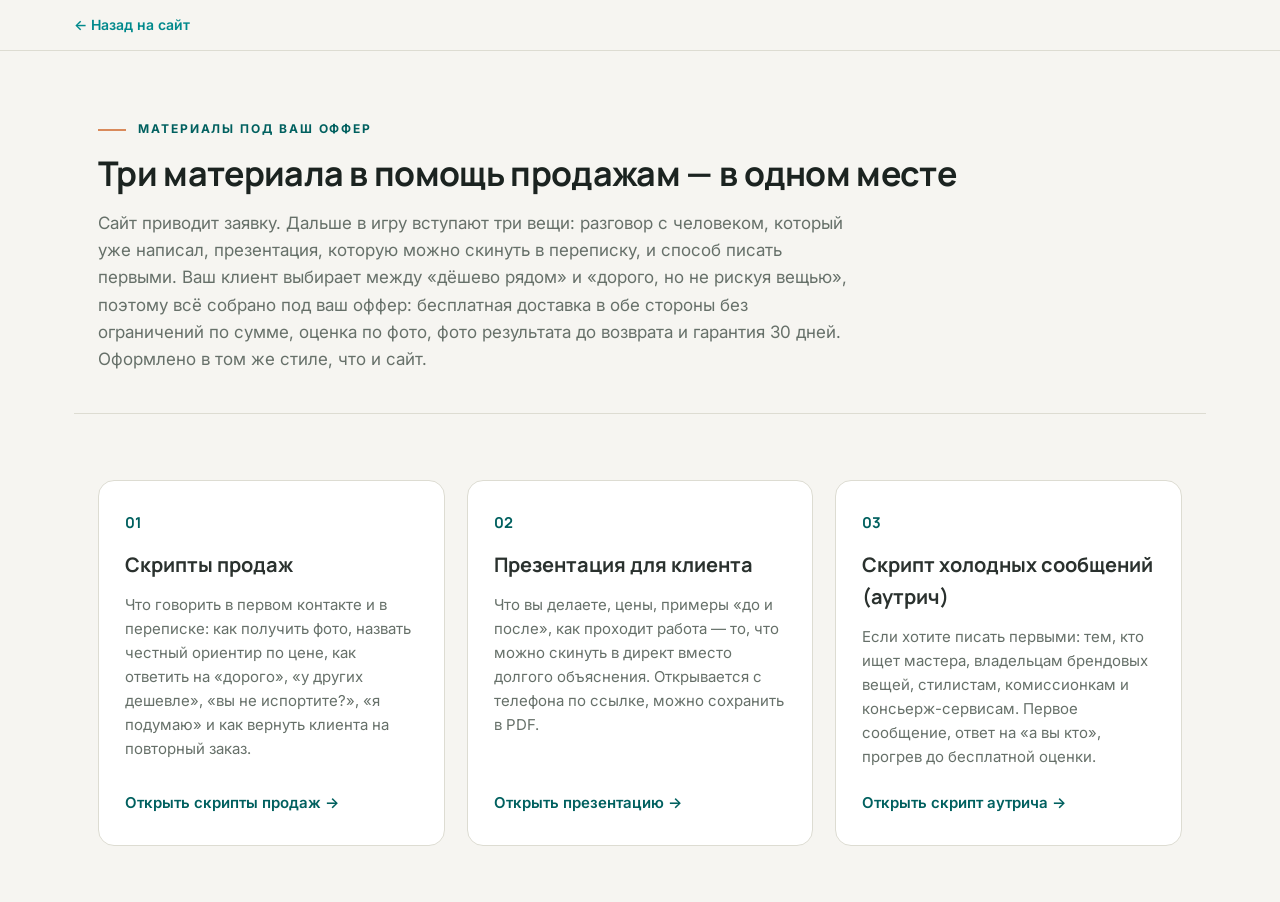
<file: materials.html>
<!DOCTYPE html>
<html lang="ru">
<head>
<meta charset="UTF-8">
<meta name="viewport" content="width=device-width, initial-scale=1.0">
<title>Материалы для продаж — RESET</title>
<meta name="robots" content="noindex">
<link rel="icon" href="img/favicon.png" type="image/png">
<link rel="preconnect" href="https://fonts.googleapis.com">
<link rel="preconnect" href="https://fonts.gstatic.com" crossorigin>
<link href="https://fonts.googleapis.com/css2?family=Manrope:wght@500;600;700;800&family=Inter:wght@400;500;600;700&display=swap" rel="stylesheet">
<link rel="stylesheet" href="styles.css">
<link rel="stylesheet" href="materials.css">
</head>
<body>

<div class="doc-bar">
  <div class="doc-bar__inner">
    <a href="index.html" class="doc-bar__back">← <span>Назад на сайт</span></a>
  </div>
</div>

<div class="container">

  <section class="doc-hero">
    <p class="section-tag">Материалы под ваш оффер</p>
    <h1>Три материала в помощь продажам — в одном месте</h1>
    <p class="doc-hero__lead">Сайт приводит заявку. Дальше в игру вступают три вещи: разговор с человеком, который уже написал, презентация, которую можно скинуть в переписку, и способ писать первыми. Ваш клиент выбирает между «дёшево рядом» и «дорого, но не рискуя вещью», поэтому всё собрано под ваш оффер: бесплатная доставка в обе стороны без ограничений по сумме, оценка по фото, фото результата до возврата и гарантия 30 дней. Оформлено в том же стиле, что и сайт.</p>
  </section>

  <section class="doc-section">
    <div class="hub-grid">

      <div class="hub-card">
        <span class="hub-card__num">01</span>
        <p class="hub-card__title">Скрипты продаж</p>
        <p class="hub-card__lead">Что говорить в первом контакте и в переписке: как получить фото, назвать честный ориентир по цене, как ответить на «дорого», «у других дешевле», «вы не испортите?», «я подумаю» и как вернуть клиента на повторный заказ.</p>
        <a href="scripts.html" class="hub-card__link">Открыть скрипты продаж →</a>
      </div>

      <div class="hub-card">
        <span class="hub-card__num">02</span>
        <p class="hub-card__title">Презентация для клиента</p>
        <p class="hub-card__lead">Что вы делаете, цены, примеры «до и после», как проходит работа — то, что можно скинуть в директ вместо долгого объяснения. Открывается с телефона по ссылке, можно сохранить в PDF.</p>
        <a href="presentation.html" class="hub-card__link">Открыть презентацию →</a>
      </div>

      <div class="hub-card">
        <span class="hub-card__num">03</span>
        <p class="hub-card__title">Скрипт холодных сообщений (аутрич)</p>
        <p class="hub-card__lead">Если хотите писать первыми: тем, кто ищет мастера, владельцам брендовых вещей, стилистам, комиссионкам и консьерж-сервисам. Первое сообщение, ответ на «а вы кто», прогрев до бесплатной оценки.</p>
        <a href="outreach.html" class="hub-card__link">Открыть скрипт аутрича →</a>
      </div>

    </div>
  </section>

</div>

<script src="script.js"></script>
</body>
</html>
</file>
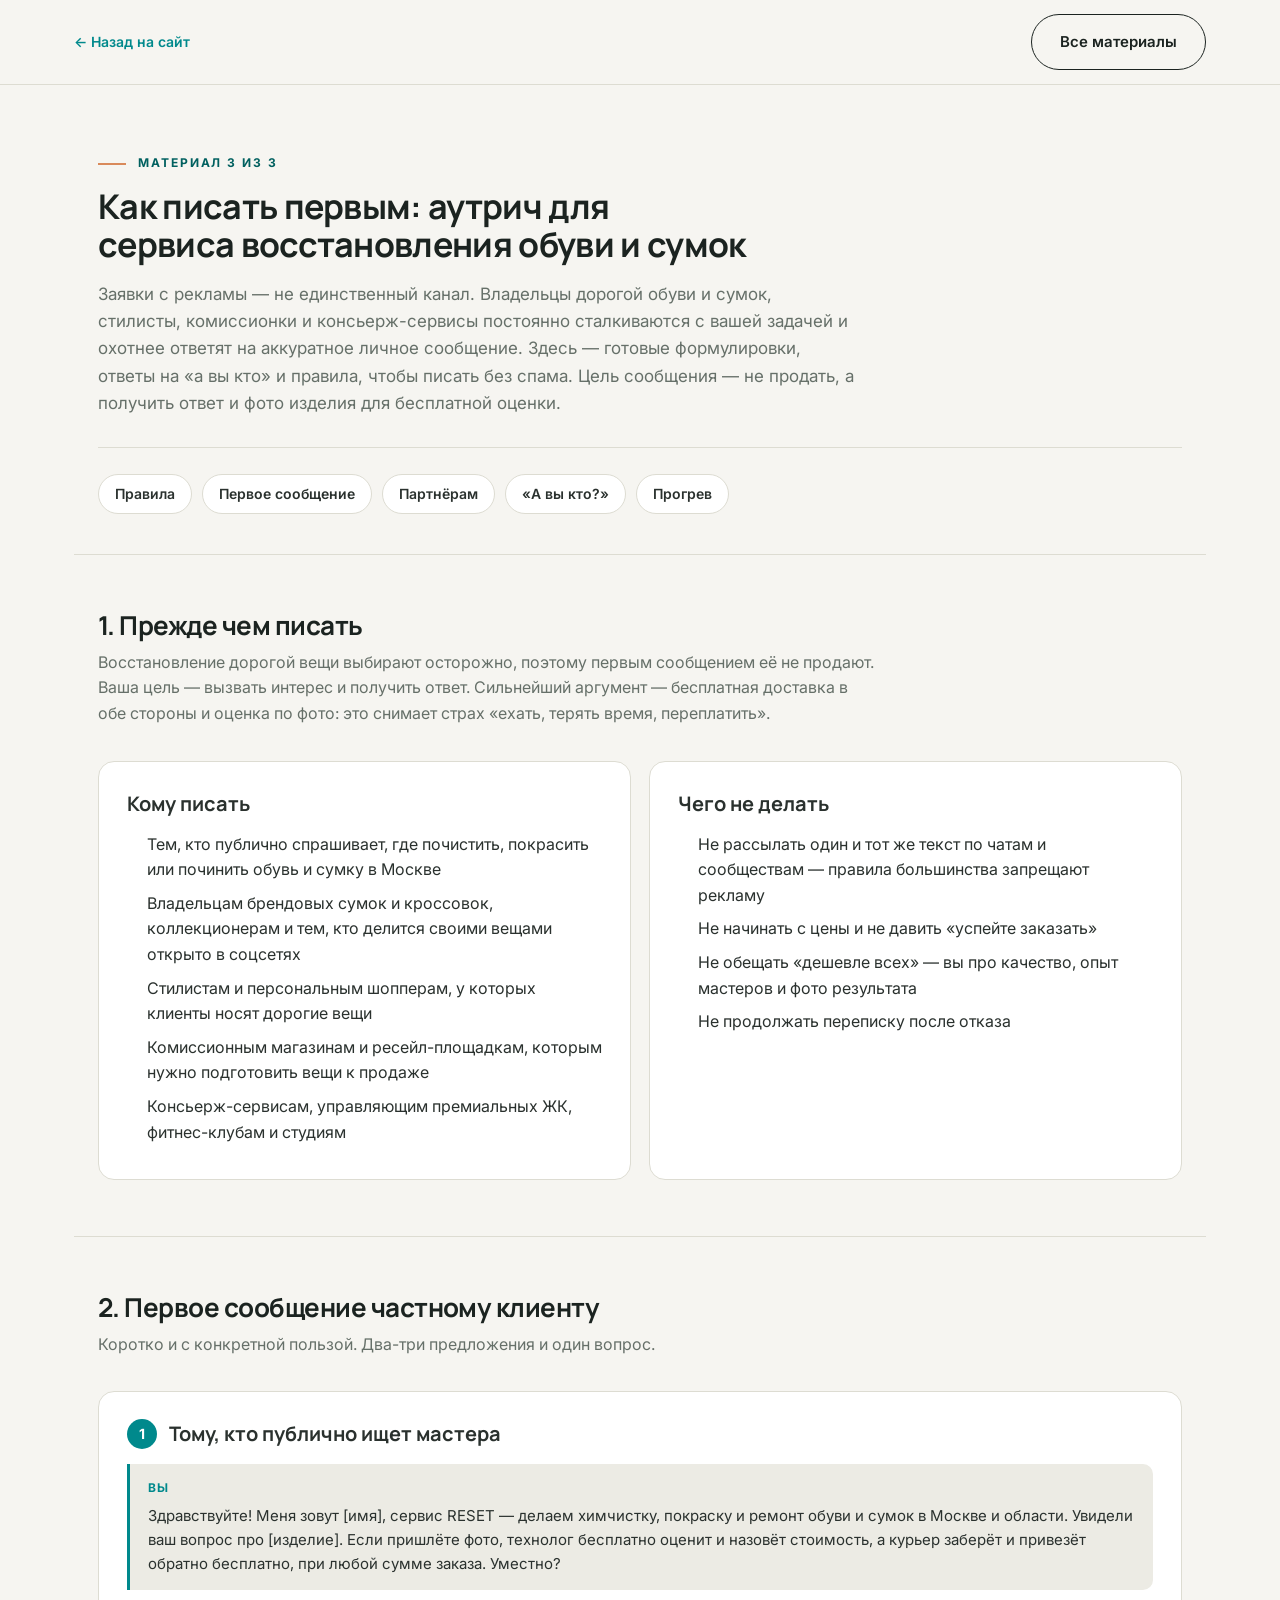
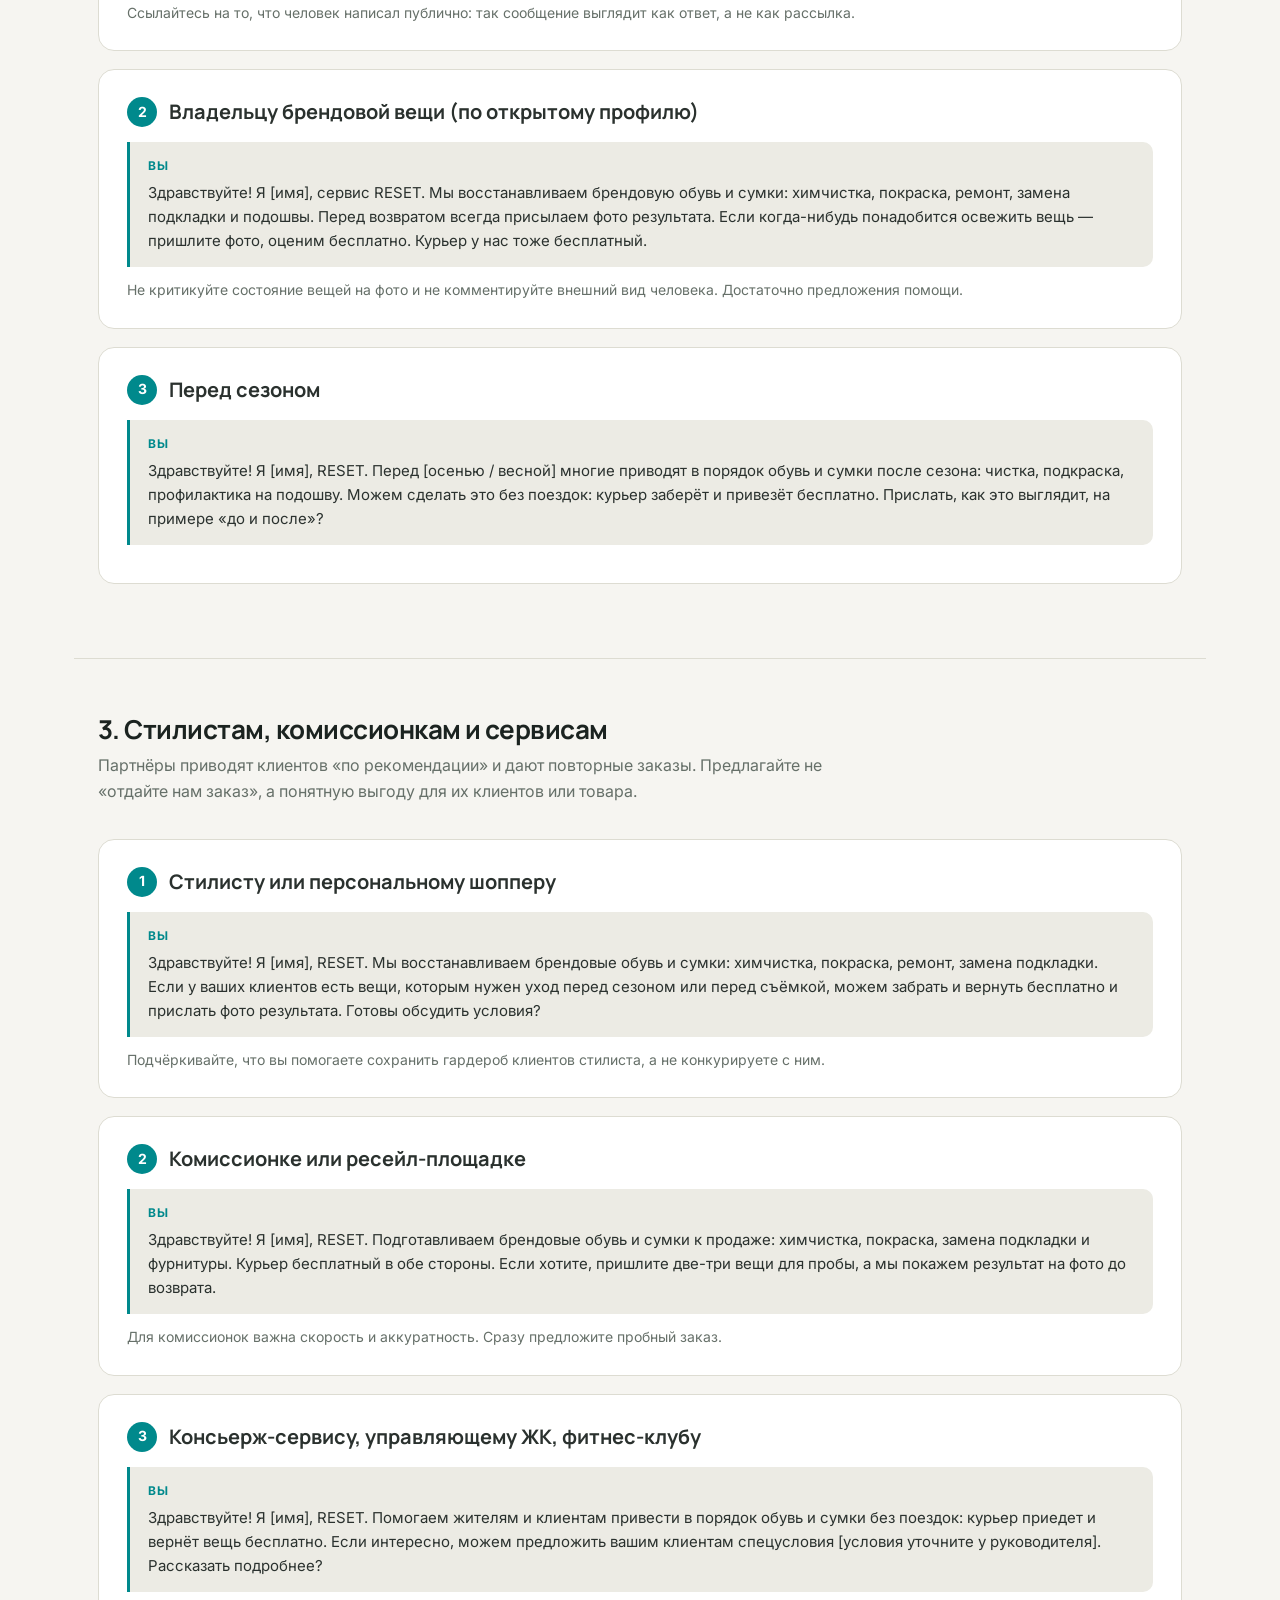
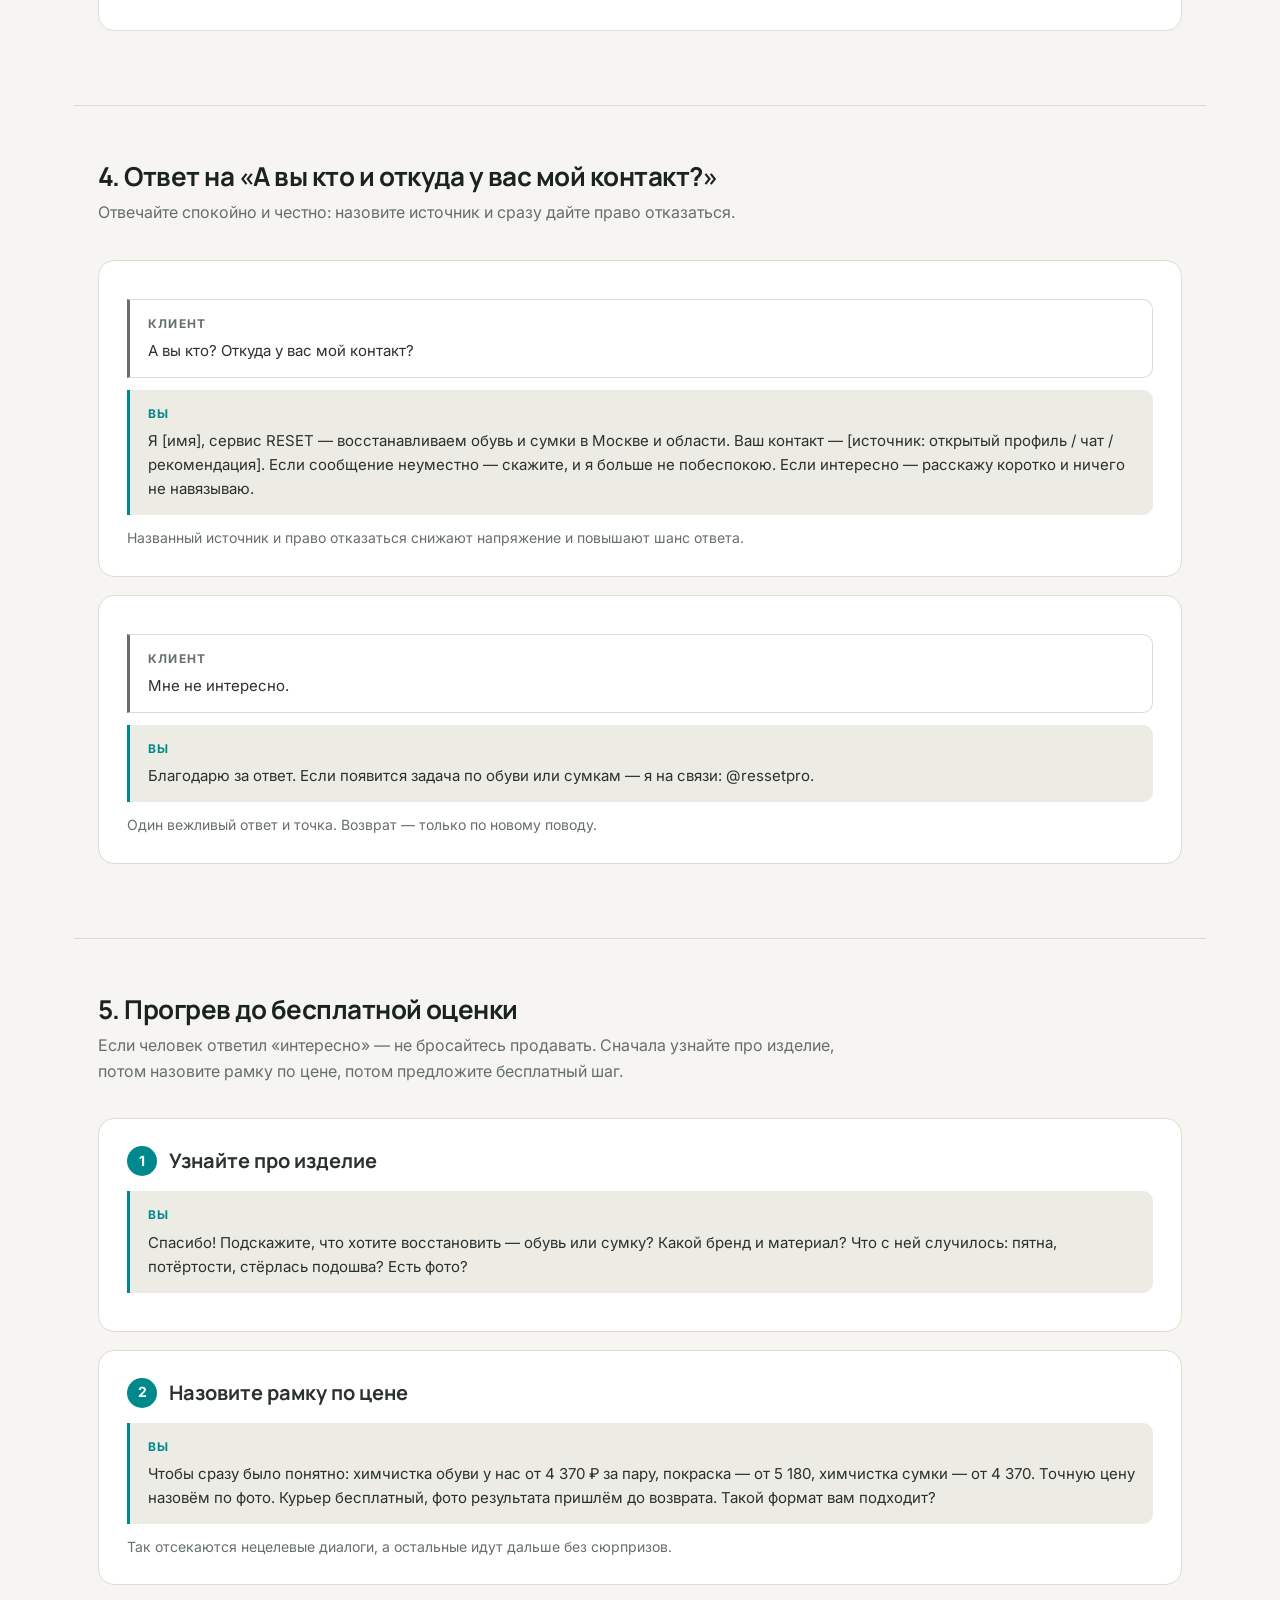
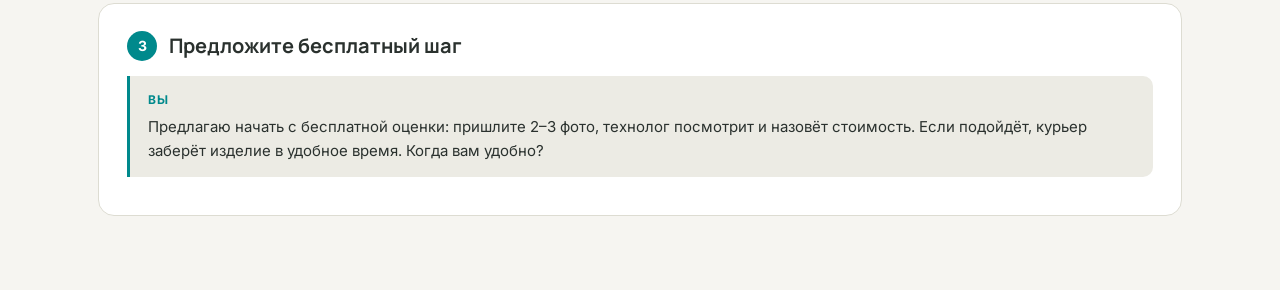
<file: outreach.html>
<!DOCTYPE html>
<html lang="ru">
<head>
<meta charset="UTF-8">
<meta name="viewport" content="width=device-width, initial-scale=1.0">
<title>Скрипт холодных сообщений — RESET</title>
<meta name="robots" content="noindex">
<link rel="icon" href="img/favicon.png" type="image/png">
<link rel="preconnect" href="https://fonts.googleapis.com">
<link rel="preconnect" href="https://fonts.gstatic.com" crossorigin>
<link href="https://fonts.googleapis.com/css2?family=Manrope:wght@500;600;700;800&family=Inter:wght@400;500;600;700&display=swap" rel="stylesheet">
<link rel="stylesheet" href="styles.css">
<link rel="stylesheet" href="materials.css">
</head>
<body>

<div class="doc-bar">
  <div class="doc-bar__inner">
    <a href="index.html" class="doc-bar__back">← <span>Назад на сайт</span></a>
    <div class="doc-actions-wrap doc-bar__actions">
      <a href="materials.html" class="btn btn--outline">Все материалы</a>
    </div>
  </div>
</div>

<div class="container">

  <section class="doc-hero">
    <p class="section-tag">Материал 3 из 3</p>
    <h1>Как писать первым: аутрич для сервиса восстановления обуви и сумок</h1>
    <p class="doc-hero__lead">Заявки с рекламы — не единственный канал. Владельцы дорогой обуви и сумок, стилисты, комиссионки и консьерж-сервисы постоянно сталкиваются с вашей задачей и охотнее ответят на аккуратное личное сообщение. Здесь — готовые формулировки, ответы на «а вы кто» и правила, чтобы писать без спама. Цель сообщения — не продать, а получить ответ и фото изделия для бесплатной оценки.</p>
    <nav class="toc">
      <a href="#rules">Правила</a>
      <a href="#first">Первое сообщение</a>
      <a href="#partners">Партнёрам</a>
      <a href="#reply">«А вы кто?»</a>
      <a href="#follow">Прогрев</a>
    </nav>
  </section>

  <section class="doc-section" id="rules">
    <h2>1. Прежде чем писать</h2>
    <p class="doc-section__lead">Восстановление дорогой вещи выбирают осторожно, поэтому первым сообщением её не продают. Ваша цель — вызвать интерес и получить ответ. Сильнейший аргумент — бесплатная доставка в обе стороны и оценка по фото: это снимает страх «ехать, терять время, переплатить».</p>
    <div class="grid-2">
      <div class="card">
        <p class="card__title">Кому писать</p>
        <ul class="ul">
          <li>Тем, кто публично спрашивает, где почистить, покрасить или починить обувь и сумку в Москве</li>
          <li>Владельцам брендовых сумок и кроссовок, коллекционерам и тем, кто делится своими вещами открыто в соцсетях</li>
          <li>Стилистам и персональным шопперам, у которых клиенты носят дорогие вещи</li>
          <li>Комиссионным магазинам и ресейл-площадкам, которым нужно подготовить вещи к продаже</li>
          <li>Консьерж-сервисам, управляющим премиальных ЖК, фитнес-клубам и студиям</li>
        </ul>
      </div>
      <div class="card">
        <p class="card__title">Чего не делать</p>
        <ul class="ul">
          <li>Не рассылать один и тот же текст по чатам и сообществам — правила большинства запрещают рекламу</li>
          <li>Не начинать с цены и не давить «успейте заказать»</li>
          <li>Не обещать «дешевле всех» — вы про качество, опыт мастеров и фото результата</li>
          <li>Не продолжать переписку после отказа</li>
        </ul>
      </div>
    </div>
  </section>

  <section class="doc-section" id="first">
    <h2>2. Первое сообщение частному клиенту</h2>
    <p class="doc-section__lead">Коротко и с конкретной пользой. Два-три предложения и один вопрос.</p>
    <div class="card">
      <div class="card__head"><span class="card__step">1</span><p class="card__title">Тому, кто публично ищет мастера</p></div>
      <div class="say"><span class="say__who">Вы</span>Здравствуйте! Меня зовут [имя], сервис RESET — делаем химчистку, покраску и ремонт обуви и сумок в Москве и области. Увидели ваш вопрос про [изделие]. Если пришлёте фото, технолог бесплатно оценит и назовёт стоимость, а курьер заберёт и привезёт обратно бесплатно, при любой сумме заказа. Уместно?</div>
      <p class="card__note">Ссылайтесь на то, что человек написал публично: так сообщение выглядит как ответ, а не как рассылка.</p>
    </div>
    <div class="card">
      <div class="card__head"><span class="card__step">2</span><p class="card__title">Владельцу брендовой вещи (по открытому профилю)</p></div>
      <div class="say"><span class="say__who">Вы</span>Здравствуйте! Я [имя], сервис RESET. Мы восстанавливаем брендовую обувь и сумки: химчистка, покраска, ремонт, замена подкладки и подошвы. Перед возвратом всегда присылаем фото результата. Если когда-нибудь понадобится освежить вещь — пришлите фото, оценим бесплатно. Курьер у нас тоже бесплатный.</div>
      <p class="card__note">Не критикуйте состояние вещей на фото и не комментируйте внешний вид человека. Достаточно предложения помощи.</p>
    </div>
    <div class="card">
      <div class="card__head"><span class="card__step">3</span><p class="card__title">Перед сезоном</p></div>
      <div class="say"><span class="say__who">Вы</span>Здравствуйте! Я [имя], RESET. Перед [осенью / весной] многие приводят в порядок обувь и сумки после сезона: чистка, подкраска, профилактика на подошву. Можем сделать это без поездок: курьер заберёт и привезёт бесплатно. Прислать, как это выглядит, на примере «до и после»?</div>
    </div>
  </section>

  <section class="doc-section" id="partners">
    <h2>3. Стилистам, комиссионкам и сервисам</h2>
    <p class="doc-section__lead">Партнёры приводят клиентов «по рекомендации» и дают повторные заказы. Предлагайте не «отдайте нам заказ», а понятную выгоду для их клиентов или товара.</p>
    <div class="card">
      <div class="card__head"><span class="card__step">1</span><p class="card__title">Стилисту или персональному шопперу</p></div>
      <div class="say"><span class="say__who">Вы</span>Здравствуйте! Я [имя], RESET. Мы восстанавливаем брендовые обувь и сумки: химчистка, покраска, ремонт, замена подкладки. Если у ваших клиентов есть вещи, которым нужен уход перед сезоном или перед съёмкой, можем забрать и вернуть бесплатно и прислать фото результата. Готовы обсудить условия?</div>
      <p class="card__note">Подчёркивайте, что вы помогаете сохранить гардероб клиентов стилиста, а не конкурируете с ним.</p>
    </div>
    <div class="card">
      <div class="card__head"><span class="card__step">2</span><p class="card__title">Комиссионке или ресейл-площадке</p></div>
      <div class="say"><span class="say__who">Вы</span>Здравствуйте! Я [имя], RESET. Подготавливаем брендовые обувь и сумки к продаже: химчистка, покраска, замена подкладки и фурнитуры. Курьер бесплатный в обе стороны. Если хотите, пришлите две-три вещи для пробы, а мы покажем результат на фото до возврата.</div>
      <p class="card__note">Для комиссионок важна скорость и аккуратность. Сразу предложите пробный заказ.</p>
    </div>
    <div class="card">
      <div class="card__head"><span class="card__step">3</span><p class="card__title">Консьерж-сервису, управляющему ЖК, фитнес-клубу</p></div>
      <div class="say"><span class="say__who">Вы</span>Здравствуйте! Я [имя], RESET. Помогаем жителям и клиентам привести в порядок обувь и сумки без поездок: курьер приедет и вернёт вещь бесплатно. Если интересно, можем предложить вашим клиентам спецусловия [условия уточните у руководителя]. Рассказать подробнее?</div>
    </div>
  </section>

  <section class="doc-section" id="reply">
    <h2>4. Ответ на «А вы кто и откуда у вас мой контакт?»</h2>
    <p class="doc-section__lead">Отвечайте спокойно и честно: назовите источник и сразу дайте право отказаться.</p>
    <div class="card">
      <div class="say say--client"><span class="say__who">Клиент</span>А вы кто? Откуда у вас мой контакт?</div>
      <div class="say"><span class="say__who">Вы</span>Я [имя], сервис RESET — восстанавливаем обувь и сумки в Москве и области. Ваш контакт — [источник: открытый профиль / чат / рекомендация]. Если сообщение неуместно — скажите, и я больше не побеспокою. Если интересно — расскажу коротко и ничего не навязываю.</div>
      <p class="card__note">Названный источник и право отказаться снижают напряжение и повышают шанс ответа.</p>
    </div>
    <div class="card">
      <div class="say say--client"><span class="say__who">Клиент</span>Мне не интересно.</div>
      <div class="say"><span class="say__who">Вы</span>Благодарю за ответ. Если появится задача по обуви или сумкам — я на связи: @ressetpro.</div>
      <p class="card__note">Один вежливый ответ и точка. Возврат — только по новому поводу.</p>
    </div>
  </section>

  <section class="doc-section" id="follow">
    <h2>5. Прогрев до бесплатной оценки</h2>
    <p class="doc-section__lead">Если человек ответил «интересно» — не бросайтесь продавать. Сначала узнайте про изделие, потом назовите рамку по цене, потом предложите бесплатный шаг.</p>
    <div class="card">
      <div class="card__head"><span class="card__step">1</span><p class="card__title">Узнайте про изделие</p></div>
      <div class="say"><span class="say__who">Вы</span>Спасибо! Подскажите, что хотите восстановить — обувь или сумку? Какой бренд и материал? Что с ней случилось: пятна, потёртости, стёрлась подошва? Есть фото?</div>
    </div>
    <div class="card">
      <div class="card__head"><span class="card__step">2</span><p class="card__title">Назовите рамку по цене</p></div>
      <div class="say"><span class="say__who">Вы</span>Чтобы сразу было понятно: химчистка обуви у нас от 4 370 ₽ за пару, покраска — от 5 180, химчистка сумки — от 4 370. Точную цену назовём по фото. Курьер бесплатный, фото результата пришлём до возврата. Такой формат вам подходит?</div>
      <p class="card__note">Так отсекаются нецелевые диалоги, а остальные идут дальше без сюрпризов.</p>
    </div>
    <div class="card">
      <div class="card__head"><span class="card__step">3</span><p class="card__title">Предложите бесплатный шаг</p></div>
      <div class="say"><span class="say__who">Вы</span>Предлагаю начать с бесплатной оценки: пришлите 2–3 фото, технолог посмотрит и назовёт стоимость. Если подойдёт, курьер заберёт изделие в удобное время. Когда вам удобно?</div>
    </div>
  </section>

</div>

<script src="script.js"></script>
</body>
</html>
</file>
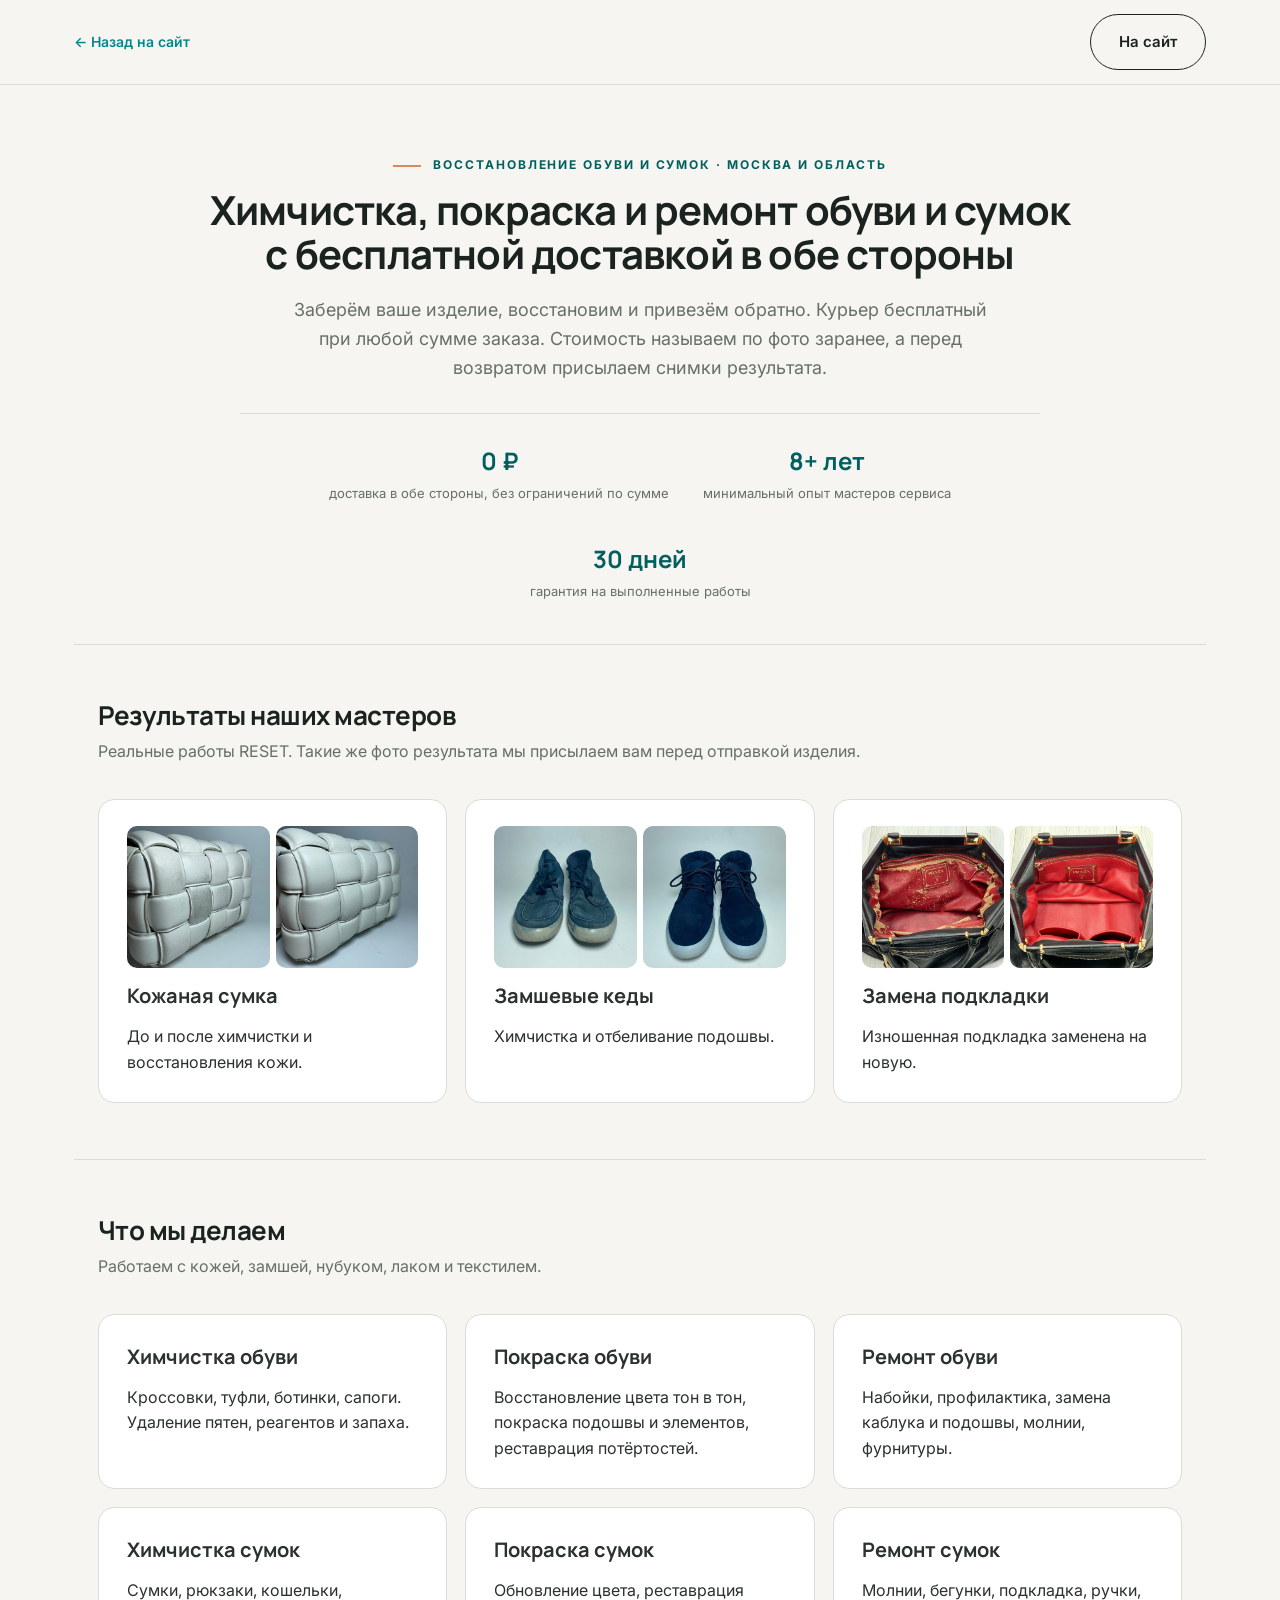
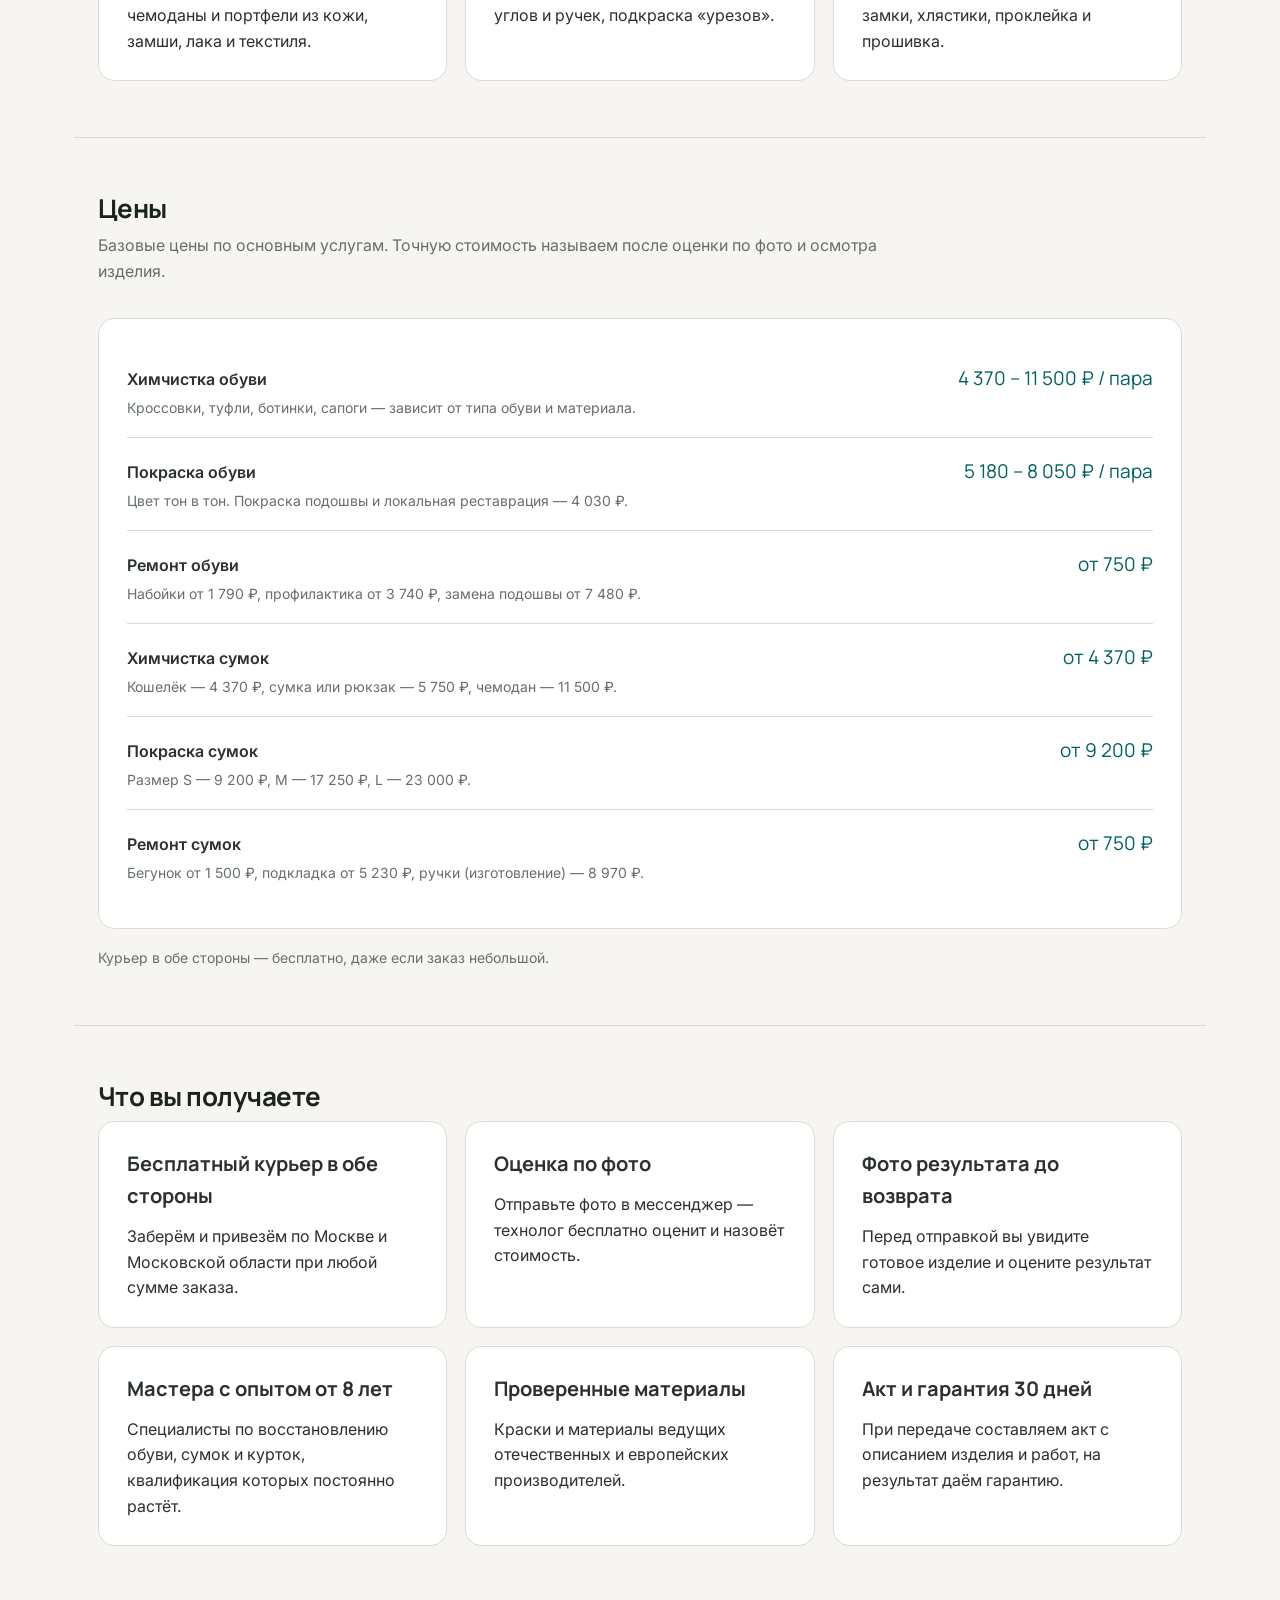
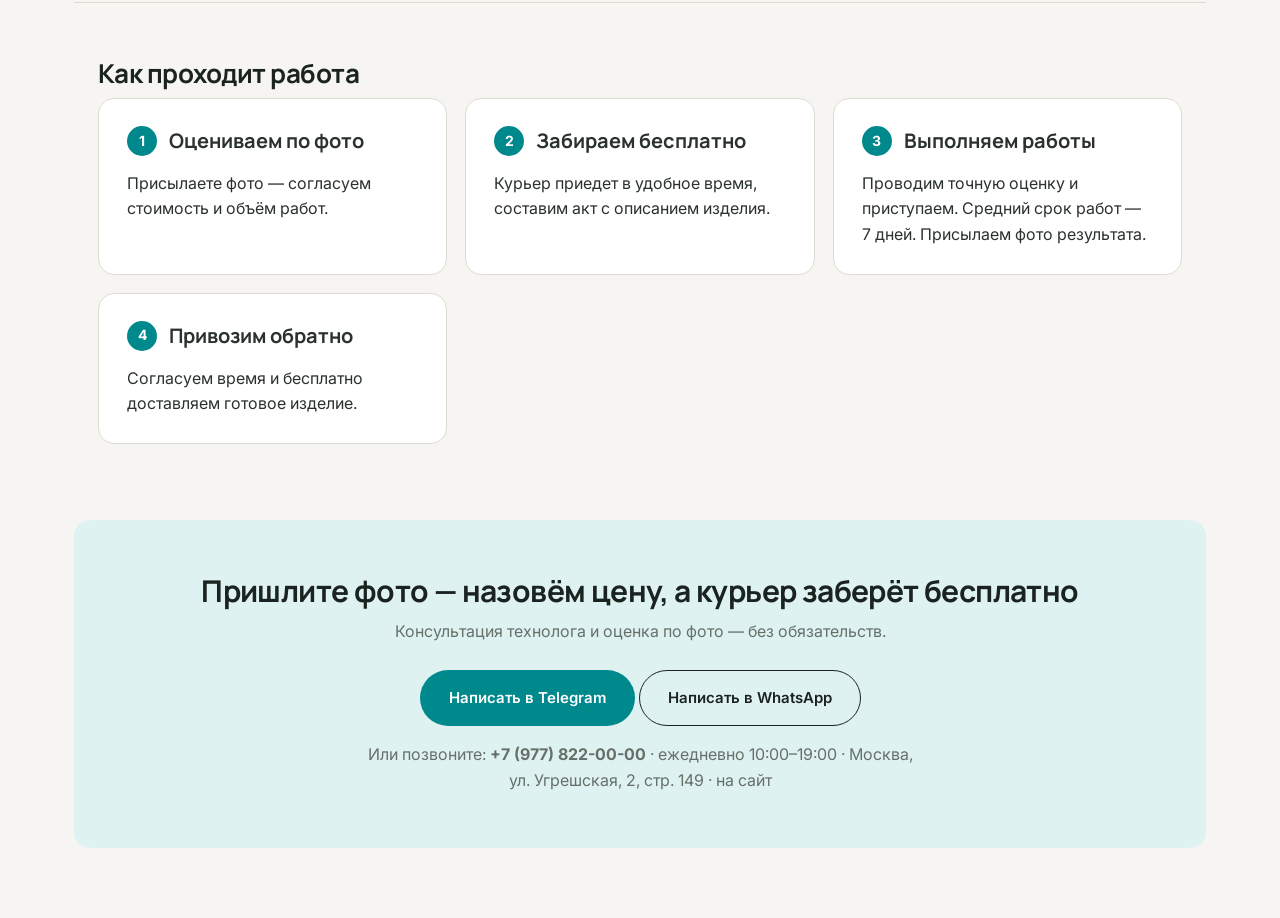
<file: presentation.html>
<!DOCTYPE html>
<html lang="ru">
<head>
<meta charset="UTF-8">
<meta name="viewport" content="width=device-width, initial-scale=1.0">
<title>RESET — химчистка, покраска и ремонт обуви и сумок в Москве</title>
<meta name="robots" content="noindex">
<link rel="icon" href="img/favicon.png" type="image/png">
<link rel="preconnect" href="https://fonts.googleapis.com">
<link rel="preconnect" href="https://fonts.gstatic.com" crossorigin>
<link href="https://fonts.googleapis.com/css2?family=Manrope:wght@500;600;700;800&family=Inter:wght@400;500;600;700&display=swap" rel="stylesheet">
<link rel="stylesheet" href="styles.css">
<link rel="stylesheet" href="materials.css">
</head>
<body>

<div class="doc-bar">
  <div class="doc-bar__inner">
    <a href="index.html" class="doc-bar__back">← <span>Назад на сайт</span></a>
    <div class="doc-actions-wrap doc-bar__actions">
      <a href="index.html" class="btn btn--outline">На сайт</a>
    </div>
  </div>
</div>

<div class="container">

  <section class="pitch">
    <p class="section-tag eyebrow--center">Восстановление обуви и сумок · Москва и область</p>
    <h1>Химчистка, покраска и ремонт обуви и сумок с бесплатной доставкой в обе стороны</h1>
    <p class="pitch__lead">Заберём ваше изделие, восстановим и привезём обратно. Курьер бесплатный при любой сумме заказа. Стоимость называем по фото заранее, а перед возвратом присылаем снимки результата.</p>
    <div class="pitch__meta">
      <div><b>0 ₽</b><span>доставка в обе стороны, без ограничений по сумме</span></div>
      <div><b>8+ лет</b><span>минимальный опыт мастеров сервиса</span></div>
      <div><b>30 дней</b><span>гарантия на выполненные работы</span></div>
    </div>
  </section>

  <section class="doc-section">
    <h2>Результаты наших мастеров</h2>
    <p class="doc-section__lead">Реальные работы RESET. Такие же фото результата мы присылаем вам перед отправкой изделия.</p>
    <div class="grid-3">
      <div class="card"><div style="display:grid;grid-template-columns:1fr 1fr;gap:6px"><img src="img/tretya-do.jpg" alt="Сумка до" style="width:100%;aspect-ratio:1;object-fit:cover;border-radius:10px;display:block"><img src="img/tretya-posle.jpg" alt="Сумка после" style="width:100%;aspect-ratio:1;object-fit:cover;border-radius:10px;display:block"></div><p class="card__title" style="margin-top:12px">Кожаная сумка</p><p>До и после химчистки и восстановления кожи.</p></div>
      <div class="card"><div style="display:grid;grid-template-columns:1fr 1fr;gap:6px"><img src="img/pyataya-do.jpg" alt="Кеды до" style="width:100%;aspect-ratio:1;object-fit:cover;border-radius:10px;display:block"><img src="img/pyataya-posle.jpg" alt="Кеды после" style="width:100%;aspect-ratio:1;object-fit:cover;border-radius:10px;display:block"></div><p class="card__title" style="margin-top:12px">Замшевые кеды</p><p>Химчистка и отбеливание подошвы.</p></div>
      <div class="card"><div style="display:grid;grid-template-columns:1fr 1fr;gap:6px"><img src="img/00rem7.jpg" alt="Подкладка до" style="width:100%;aspect-ratio:1;object-fit:cover;border-radius:10px;display:block"><img src="img/00rem7-1.jpg" alt="Подкладка после" style="width:100%;aspect-ratio:1;object-fit:cover;border-radius:10px;display:block"></div><p class="card__title" style="margin-top:12px">Замена подкладки</p><p>Изношенная подкладка заменена на новую.</p></div>
    </div>
  </section>

  <section class="doc-section">
    <h2>Что мы делаем</h2>
    <p class="doc-section__lead">Работаем с кожей, замшей, нубуком, лаком и текстилем.</p>
    <div class="grid-3">
      <div class="card"><p class="card__title">Химчистка обуви</p><p>Кроссовки, туфли, ботинки, сапоги. Удаление пятен, реагентов и запаха.</p></div>
      <div class="card"><p class="card__title">Покраска обуви</p><p>Восстановление цвета тон в тон, покраска подошвы и элементов, реставрация потёртостей.</p></div>
      <div class="card"><p class="card__title">Ремонт обуви</p><p>Набойки, профилактика, замена каблука и подошвы, молнии, фурнитуры.</p></div>
      <div class="card"><p class="card__title">Химчистка сумок</p><p>Сумки, рюкзаки, кошельки, чемоданы и портфели из кожи, замши, лака и текстиля.</p></div>
      <div class="card"><p class="card__title">Покраска сумок</p><p>Обновление цвета, реставрация углов и ручек, подкраска «урезов».</p></div>
      <div class="card"><p class="card__title">Ремонт сумок</p><p>Молнии, бегунки, подкладка, ручки, замки, хлястики, проклейка и прошивка.</p></div>
    </div>
  </section>

  <section class="doc-section">
    <h2>Цены</h2>
    <p class="doc-section__lead">Базовые цены по основным услугам. Точную стоимость называем после оценки по фото и осмотра изделия.</p>
    <div class="card">
      <div class="offer">
        <div><span class="offer__name">Химчистка обуви</span><span class="offer__desc">Кроссовки, туфли, ботинки, сапоги — зависит от типа обуви и материала.</span></div>
        <span class="offer__price">4 370 – 11 500 ₽ / пара</span>
      </div>
      <div class="offer">
        <div><span class="offer__name">Покраска обуви</span><span class="offer__desc">Цвет тон в тон. Покраска подошвы и локальная реставрация — 4 030 ₽.</span></div>
        <span class="offer__price">5 180 – 8 050 ₽ / пара</span>
      </div>
      <div class="offer">
        <div><span class="offer__name">Ремонт обуви</span><span class="offer__desc">Набойки от 1 790 ₽, профилактика от 3 740 ₽, замена подошвы от 7 480 ₽.</span></div>
        <span class="offer__price">от 750 ₽</span>
      </div>
      <div class="offer">
        <div><span class="offer__name">Химчистка сумок</span><span class="offer__desc">Кошелёк — 4 370 ₽, сумка или рюкзак — 5 750 ₽, чемодан — 11 500 ₽.</span></div>
        <span class="offer__price">от 4 370 ₽</span>
      </div>
      <div class="offer">
        <div><span class="offer__name">Покраска сумок</span><span class="offer__desc">Размер S — 9 200 ₽, M — 17 250 ₽, L — 23 000 ₽.</span></div>
        <span class="offer__price">от 9 200 ₽</span>
      </div>
      <div class="offer">
        <div><span class="offer__name">Ремонт сумок</span><span class="offer__desc">Бегунок от 1 500 ₽, подкладка от 5 230 ₽, ручки (изготовление) — 8 970 ₽.</span></div>
        <span class="offer__price">от 750 ₽</span>
      </div>
    </div>
    <p class="card__note" style="margin-top:14px">Курьер в обе стороны — бесплатно, даже если заказ небольшой.</p>
  </section>

  <section class="doc-section">
    <h2>Что вы получаете</h2>
    <div class="grid-3">
      <div class="card"><p class="card__title">Бесплатный курьер в обе стороны</p><p>Заберём и привезём по Москве и Московской области при любой сумме заказа.</p></div>
      <div class="card"><p class="card__title">Оценка по фото</p><p>Отправьте фото в мессенджер — технолог бесплатно оценит и назовёт стоимость.</p></div>
      <div class="card"><p class="card__title">Фото результата до возврата</p><p>Перед отправкой вы увидите готовое изделие и оцените результат сами.</p></div>
      <div class="card"><p class="card__title">Мастера с опытом от 8 лет</p><p>Специалисты по восстановлению обуви, сумок и курток, квалификация которых постоянно растёт.</p></div>
      <div class="card"><p class="card__title">Проверенные материалы</p><p>Краски и материалы ведущих отечественных и европейских производителей.</p></div>
      <div class="card"><p class="card__title">Акт и гарантия 30 дней</p><p>При передаче составляем акт с описанием изделия и работ, на результат даём гарантию.</p></div>
    </div>
  </section>

  <section class="doc-section">
    <h2>Как проходит работа</h2>
    <div class="grid-3">
      <div class="card"><div class="card__head"><span class="card__step">1</span><p class="card__title">Оцениваем по фото</p></div><p>Присылаете фото — согласуем стоимость и объём работ.</p></div>
      <div class="card"><div class="card__head"><span class="card__step">2</span><p class="card__title">Забираем бесплатно</p></div><p>Курьер приедет в удобное время, составим акт с описанием изделия.</p></div>
      <div class="card"><div class="card__head"><span class="card__step">3</span><p class="card__title">Выполняем работы</p></div><p>Проводим точную оценку и приступаем. Средний срок работ — 7 дней. Присылаем фото результата.</p></div>
      <div class="card"><div class="card__head"><span class="card__step">4</span><p class="card__title">Привозим обратно</p></div><p>Согласуем время и бесплатно доставляем готовое изделие.</p></div>
    </div>
  </section>

  <section class="cta-final">
    <h2>Пришлите фото — назовём цену, а курьер заберёт бесплатно</h2>
    <p>Консультация технолога и оценка по фото — без обязательств.</p>
    <a href="https://t.me/ressetpro" target="_blank" rel="noopener" class="btn btn--primary">Написать в Telegram</a> <a href="https://wa.me/79778220000" target="_blank" rel="noopener" class="btn btn--outline">Написать в WhatsApp</a>
    <p style="margin-top:16px;margin-bottom:0">Или позвоните: <a href="tel:+79778220000"><b>+7 (977) 822-00-00</b></a> · ежедневно 10:00–19:00 · Москва, ул. Угрешская, 2, стр. 149 · <a href="index.html">на сайт</a></p>
  </section>

</div>

<script src="script.js"></script>
</body>
</html>
</file>
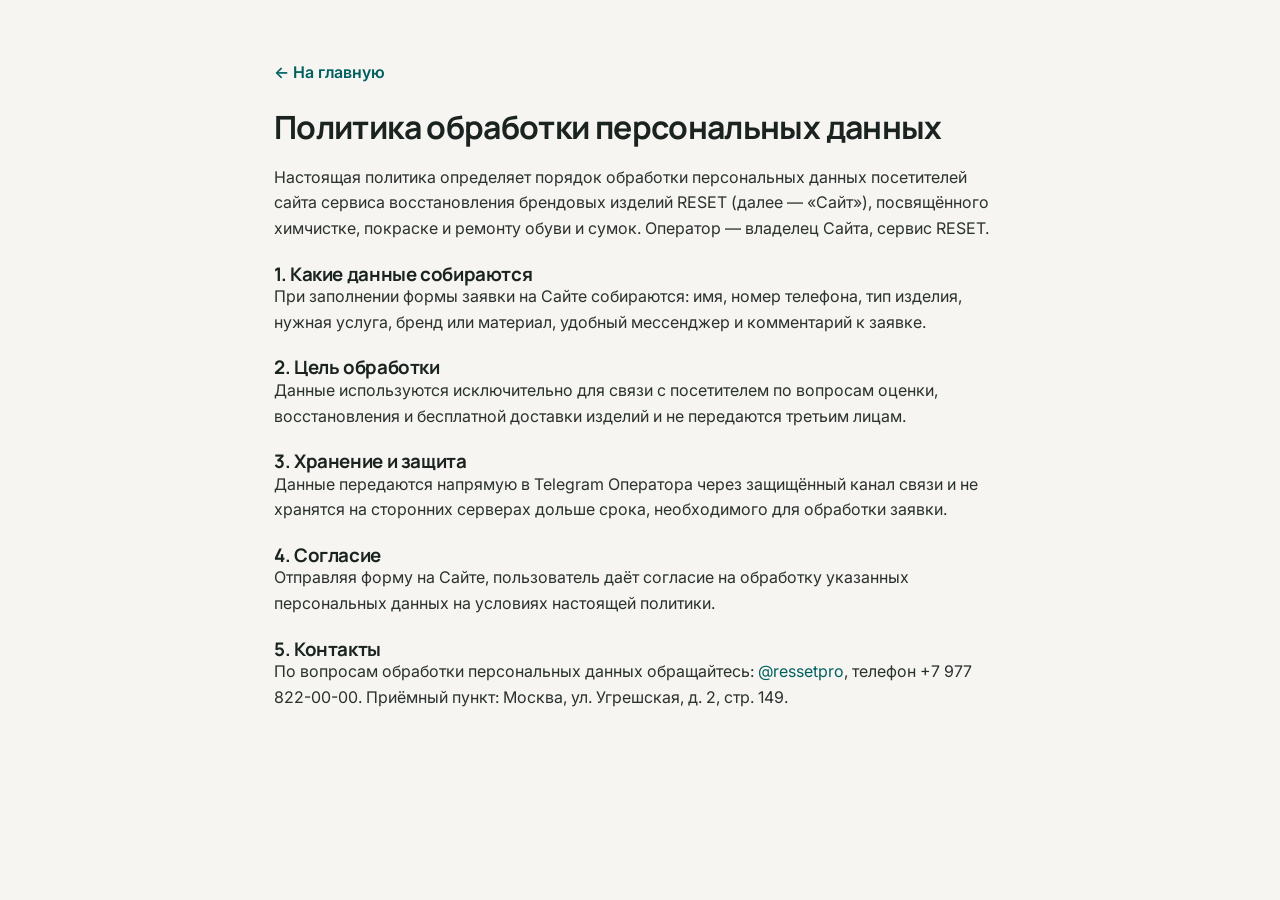
<file: privacy.html>
<!DOCTYPE html>
<html lang="ru">
<head>
<meta charset="UTF-8">
<meta name="viewport" content="width=device-width, initial-scale=1.0">
<title>Политика обработки персональных данных — RESET</title>
<link rel="icon" href="img/favicon.png" type="image/png">
<link href="https://fonts.googleapis.com/css2?family=Manrope:wght@600;800&family=Inter:wght@400;600&display=swap" rel="stylesheet">
<link rel="stylesheet" href="styles.css">
</head>
<body>
<div class="container" style="padding: 60px 24px; max-width: 780px;">
  <a href="index.html" style="color: var(--clr-accent-dark); font-weight: 600;">← На главную</a>
  <h1 style="margin-top: 24px; margin-bottom: 20px; font-size: 32px;">Политика обработки персональных данных</h1>
  <p>Настоящая политика определяет порядок обработки персональных данных посетителей сайта сервиса восстановления брендовых изделий RESET (далее — «Сайт»), посвящённого химчистке, покраске и ремонту обуви и сумок. Оператор — владелец Сайта, сервис RESET.</p>
  <h3 style="margin-top:22px">1. Какие данные собираются</h3>
  <p>При заполнении формы заявки на Сайте собираются: имя, номер телефона, тип изделия, нужная услуга, бренд или материал, удобный мессенджер и комментарий к заявке.</p>
  <h3 style="margin-top:22px">2. Цель обработки</h3>
  <p>Данные используются исключительно для связи с посетителем по вопросам оценки, восстановления и бесплатной доставки изделий и не передаются третьим лицам.</p>
  <h3 style="margin-top:22px">3. Хранение и защита</h3>
  <p>Данные передаются напрямую в Telegram Оператора через защищённый канал связи и не хранятся на сторонних серверах дольше срока, необходимого для обработки заявки.</p>
  <h3 style="margin-top:22px">4. Согласие</h3>
  <p>Отправляя форму на Сайте, пользователь даёт согласие на обработку указанных персональных данных на условиях настоящей политики.</p>
  <h3 style="margin-top:22px">5. Контакты</h3>
  <p>По вопросам обработки персональных данных обращайтесь: <a href="https://t.me/ressetpro" target="_blank" rel="noopener" style="color:var(--clr-accent-dark)">@ressetpro</a>, телефон +7 977 822-00-00. Приёмный пункт: Москва, ул. Угрешская, д. 2, стр. 149.</p>
</div>
</body>
</html>
</file>
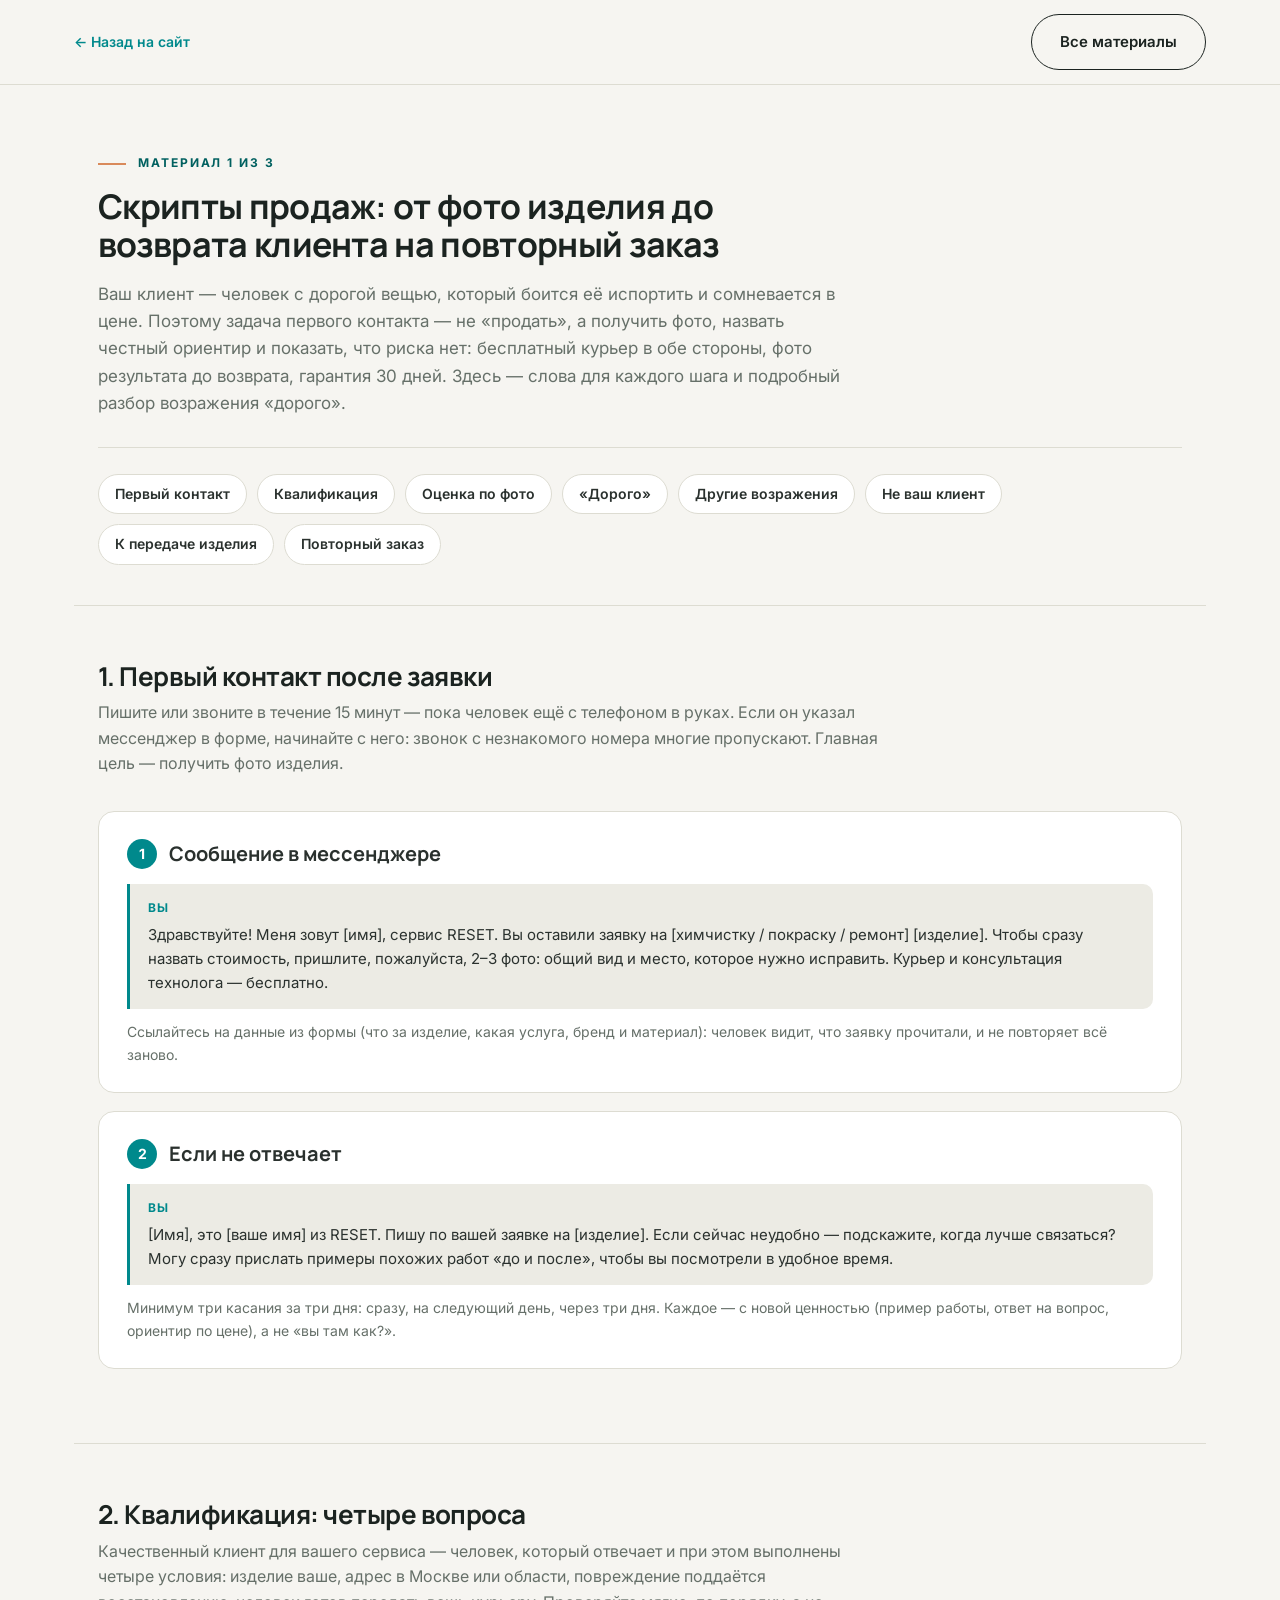
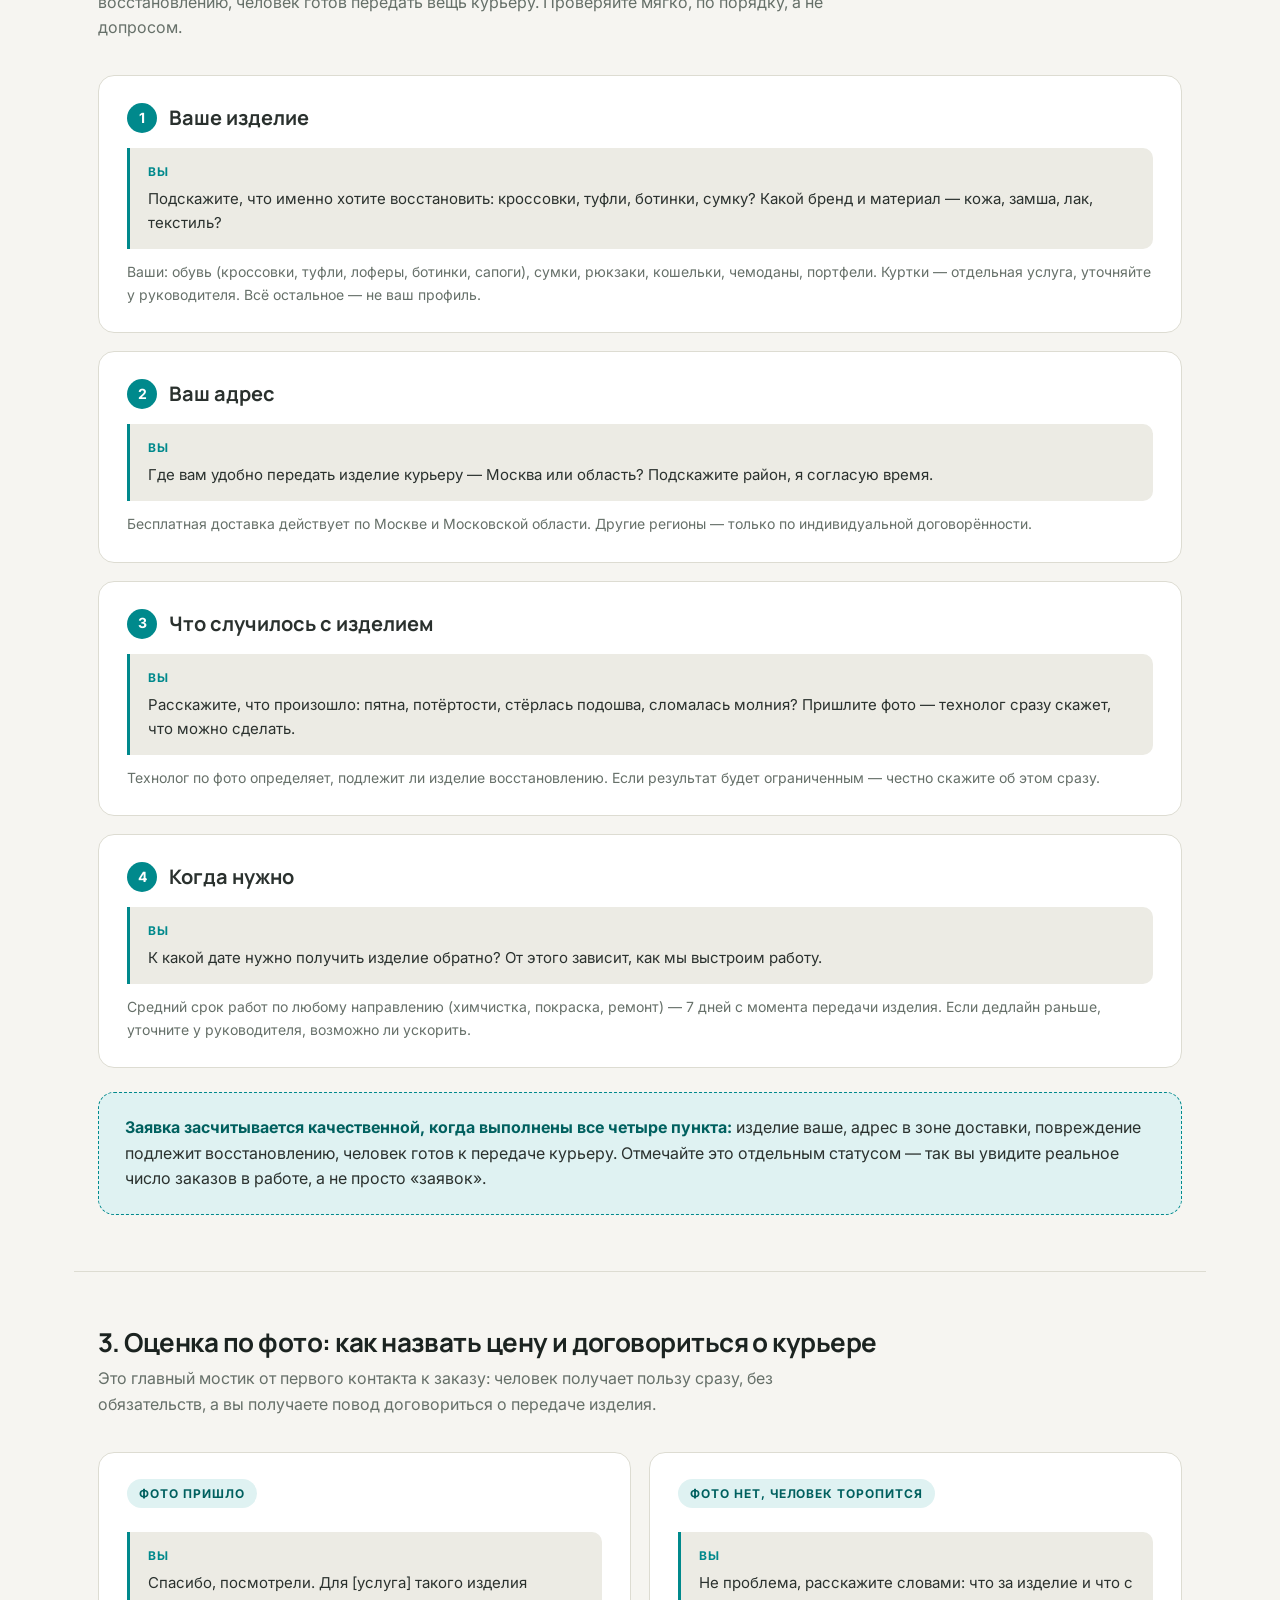
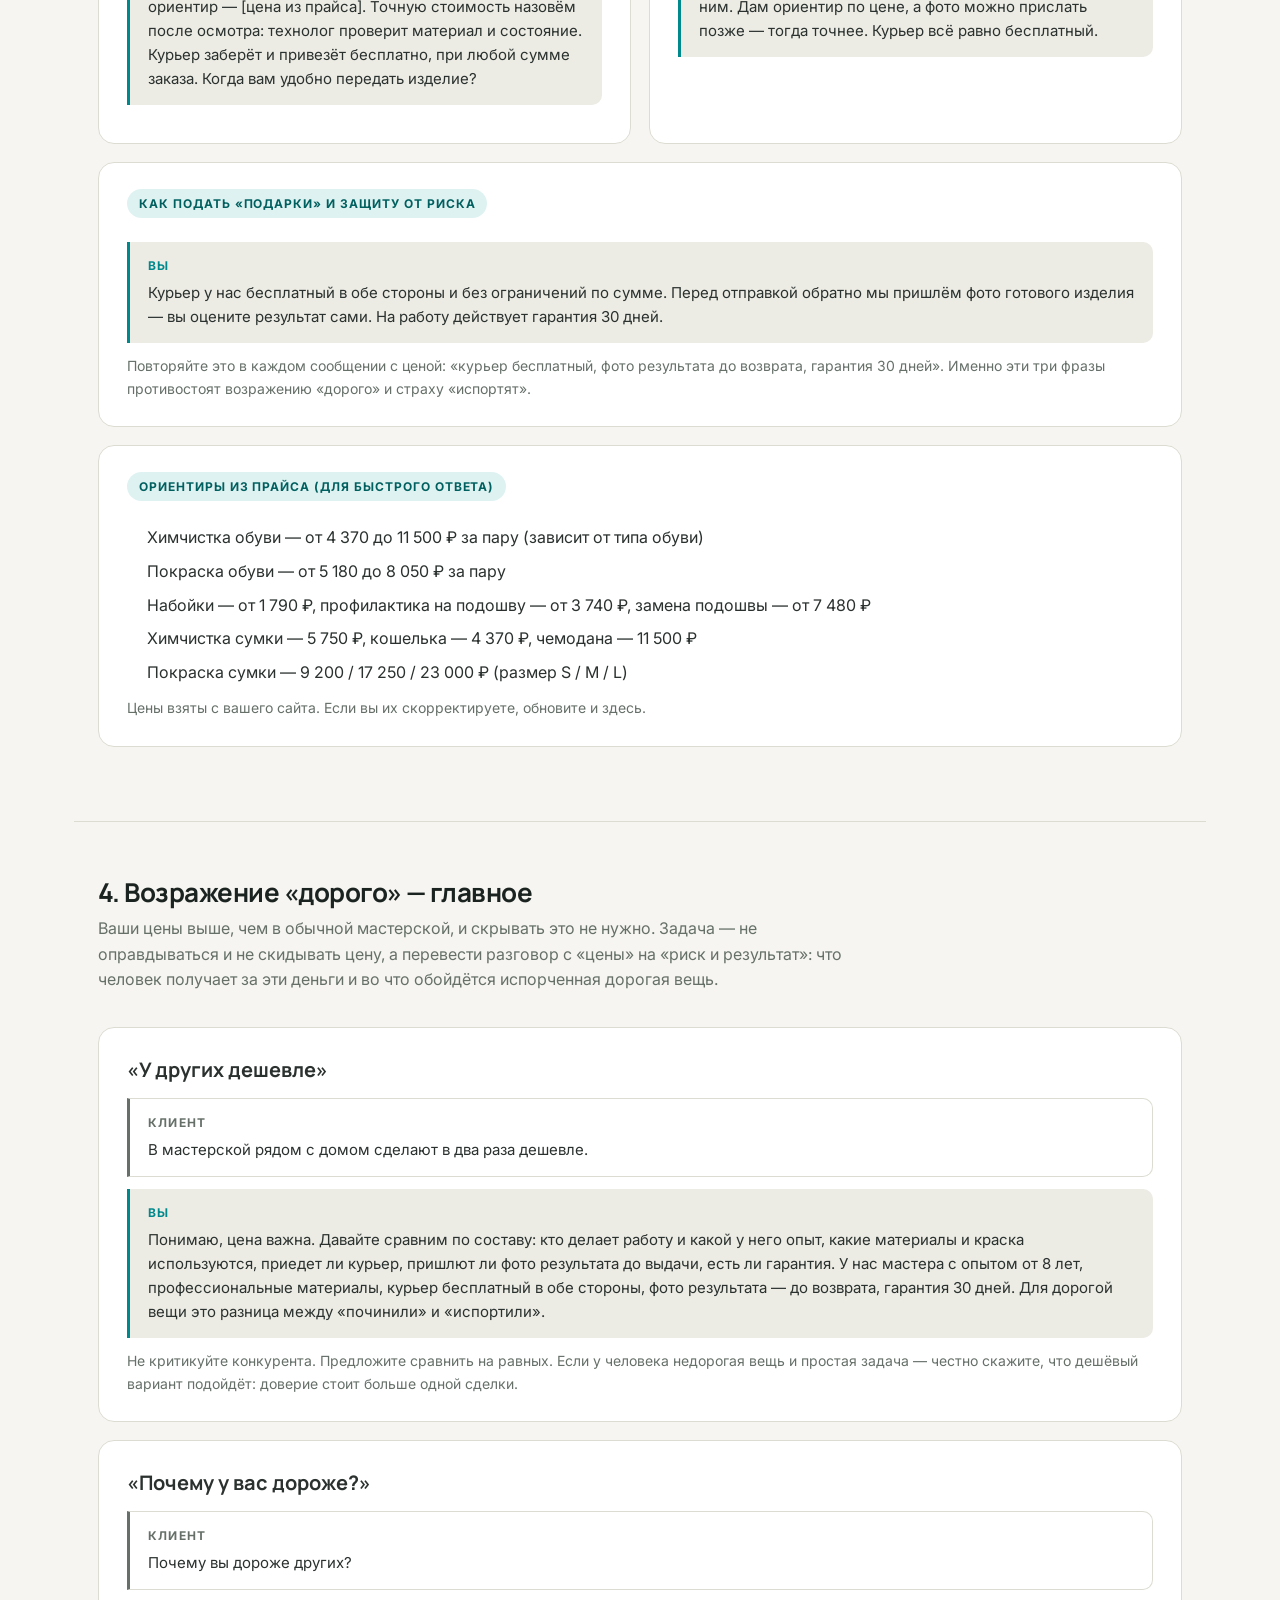
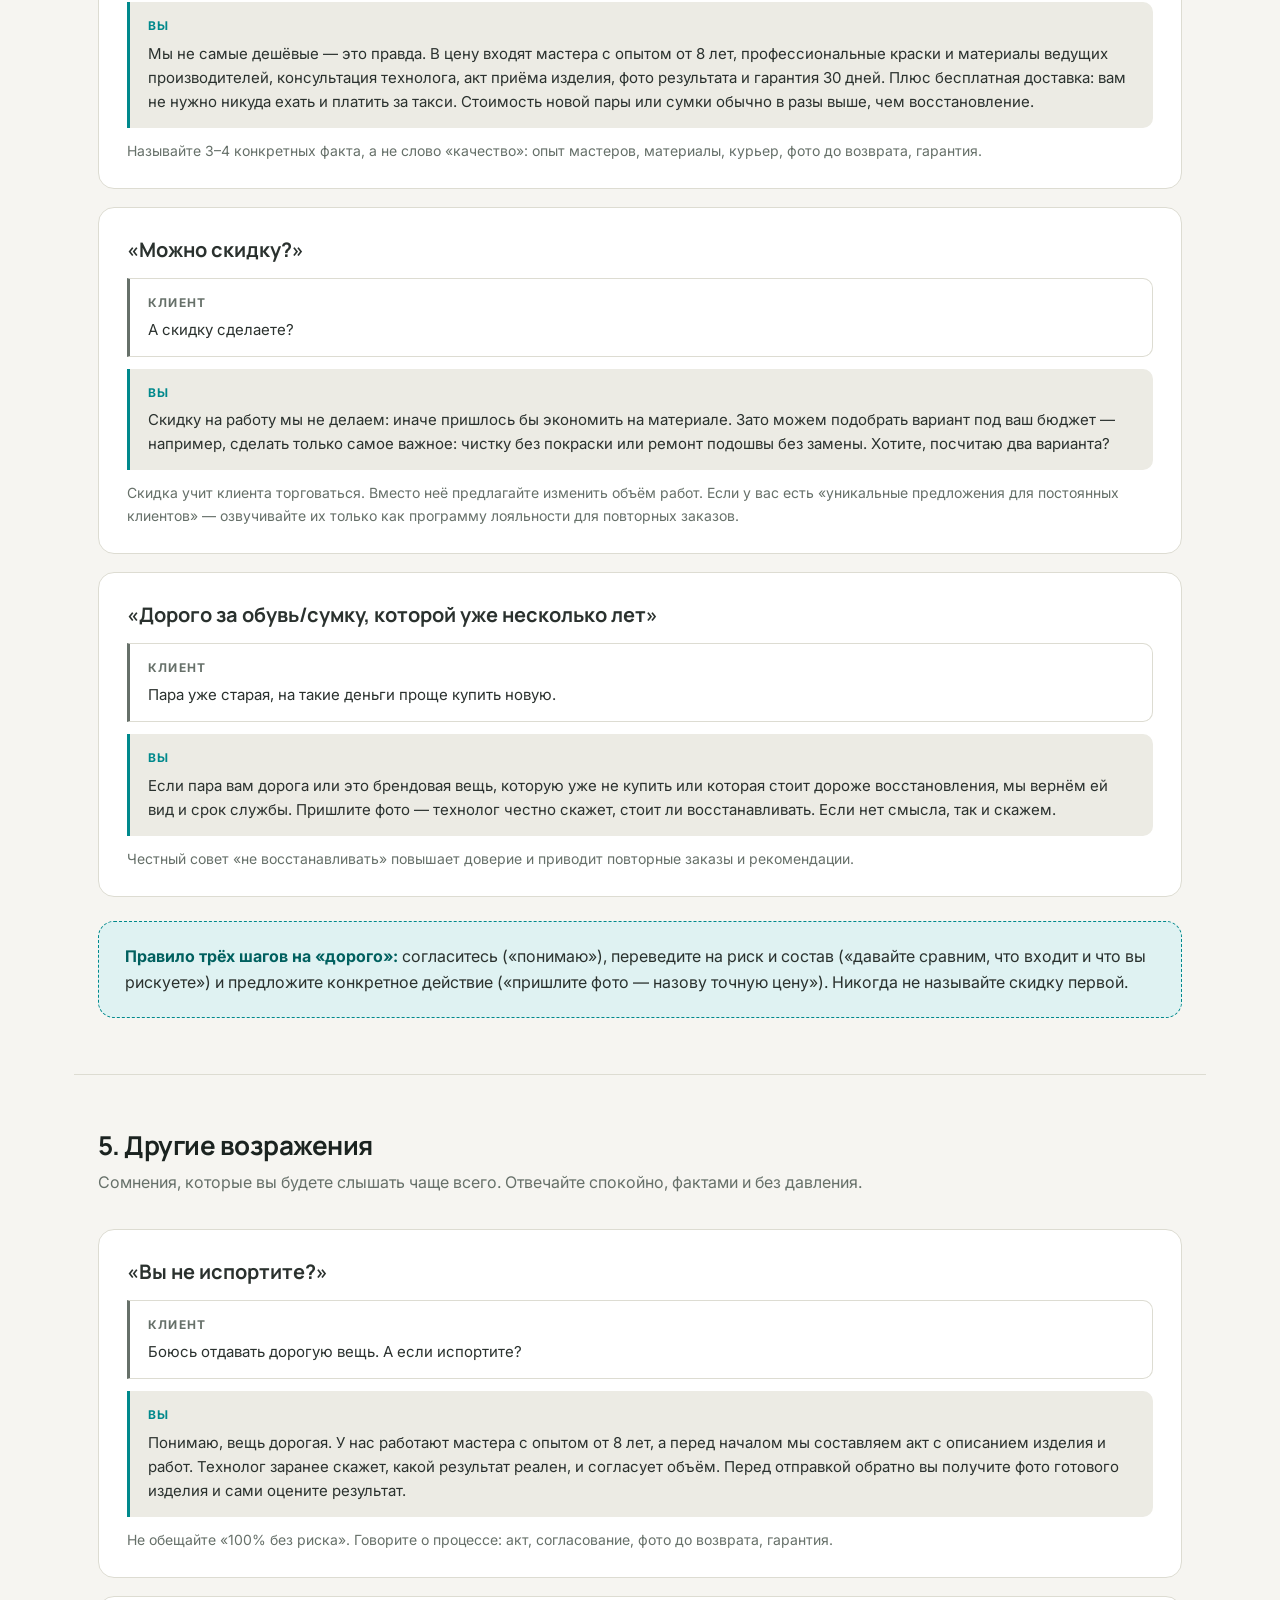
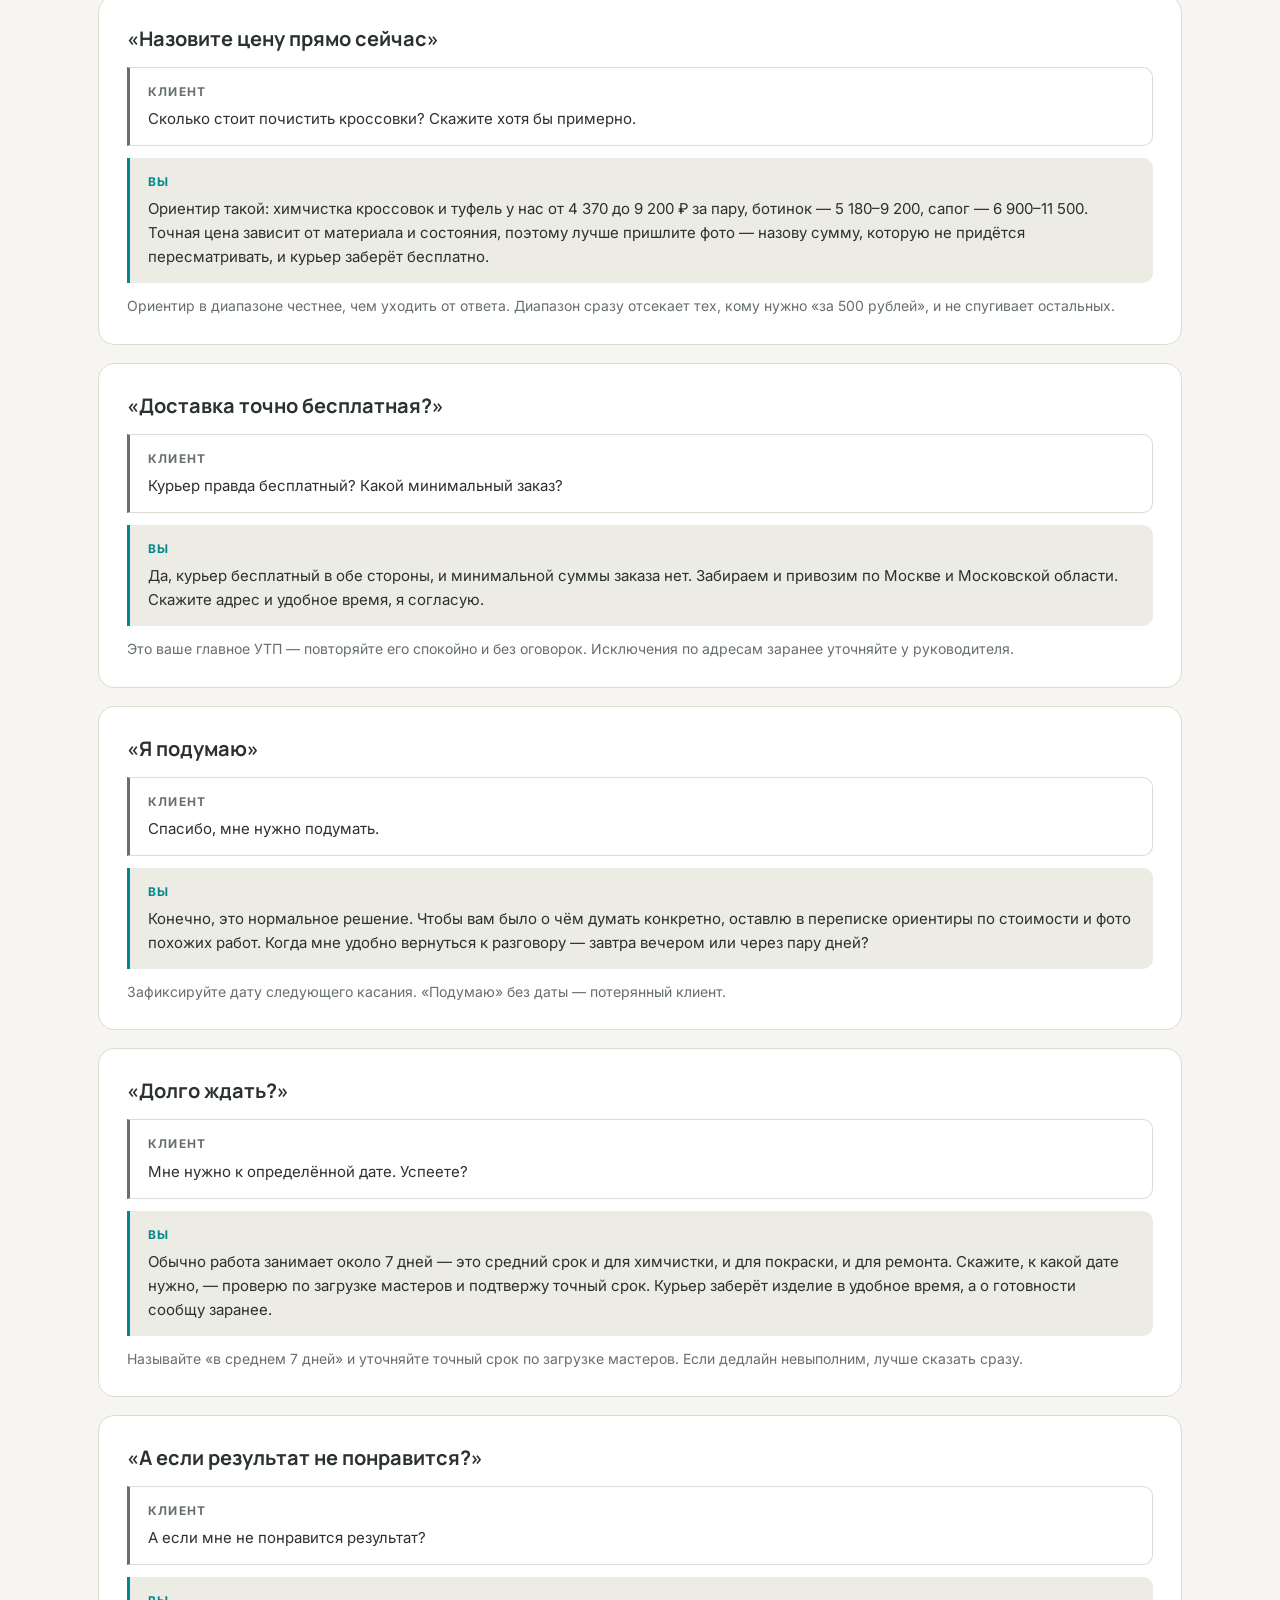
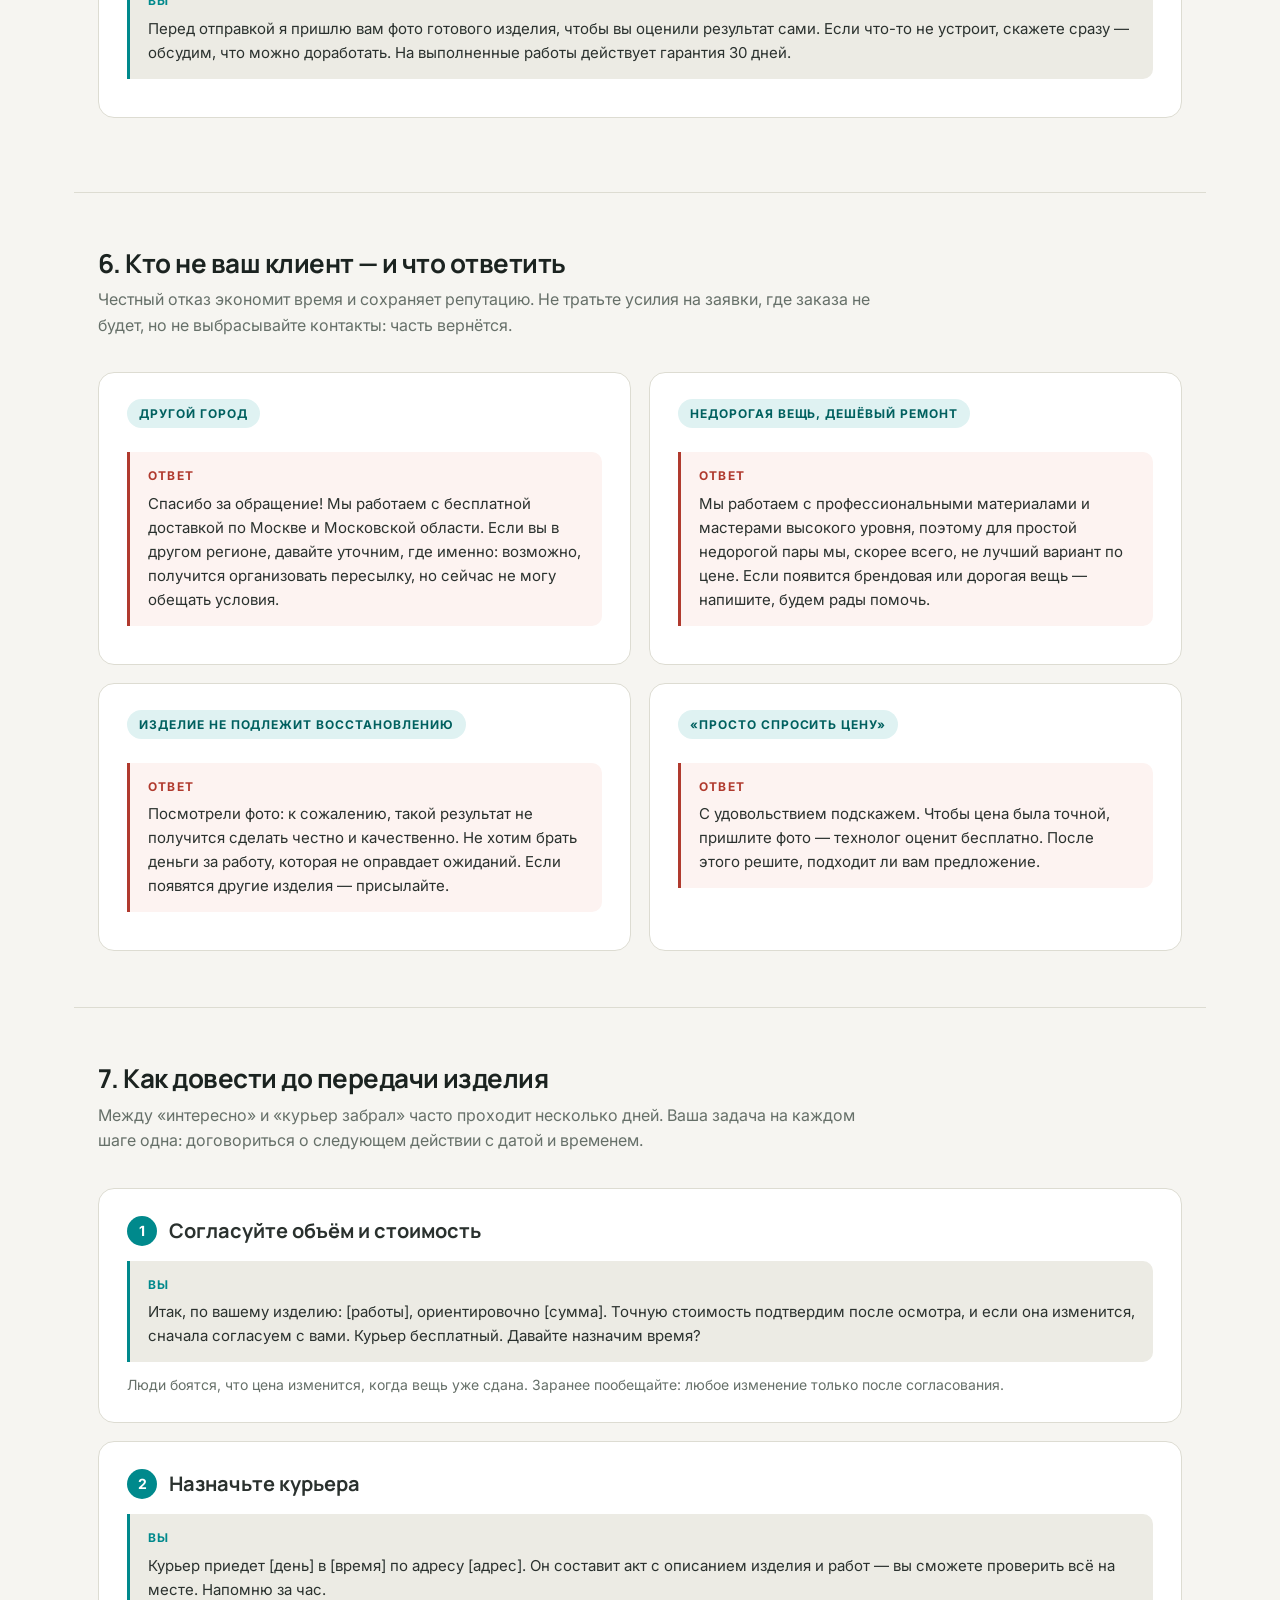
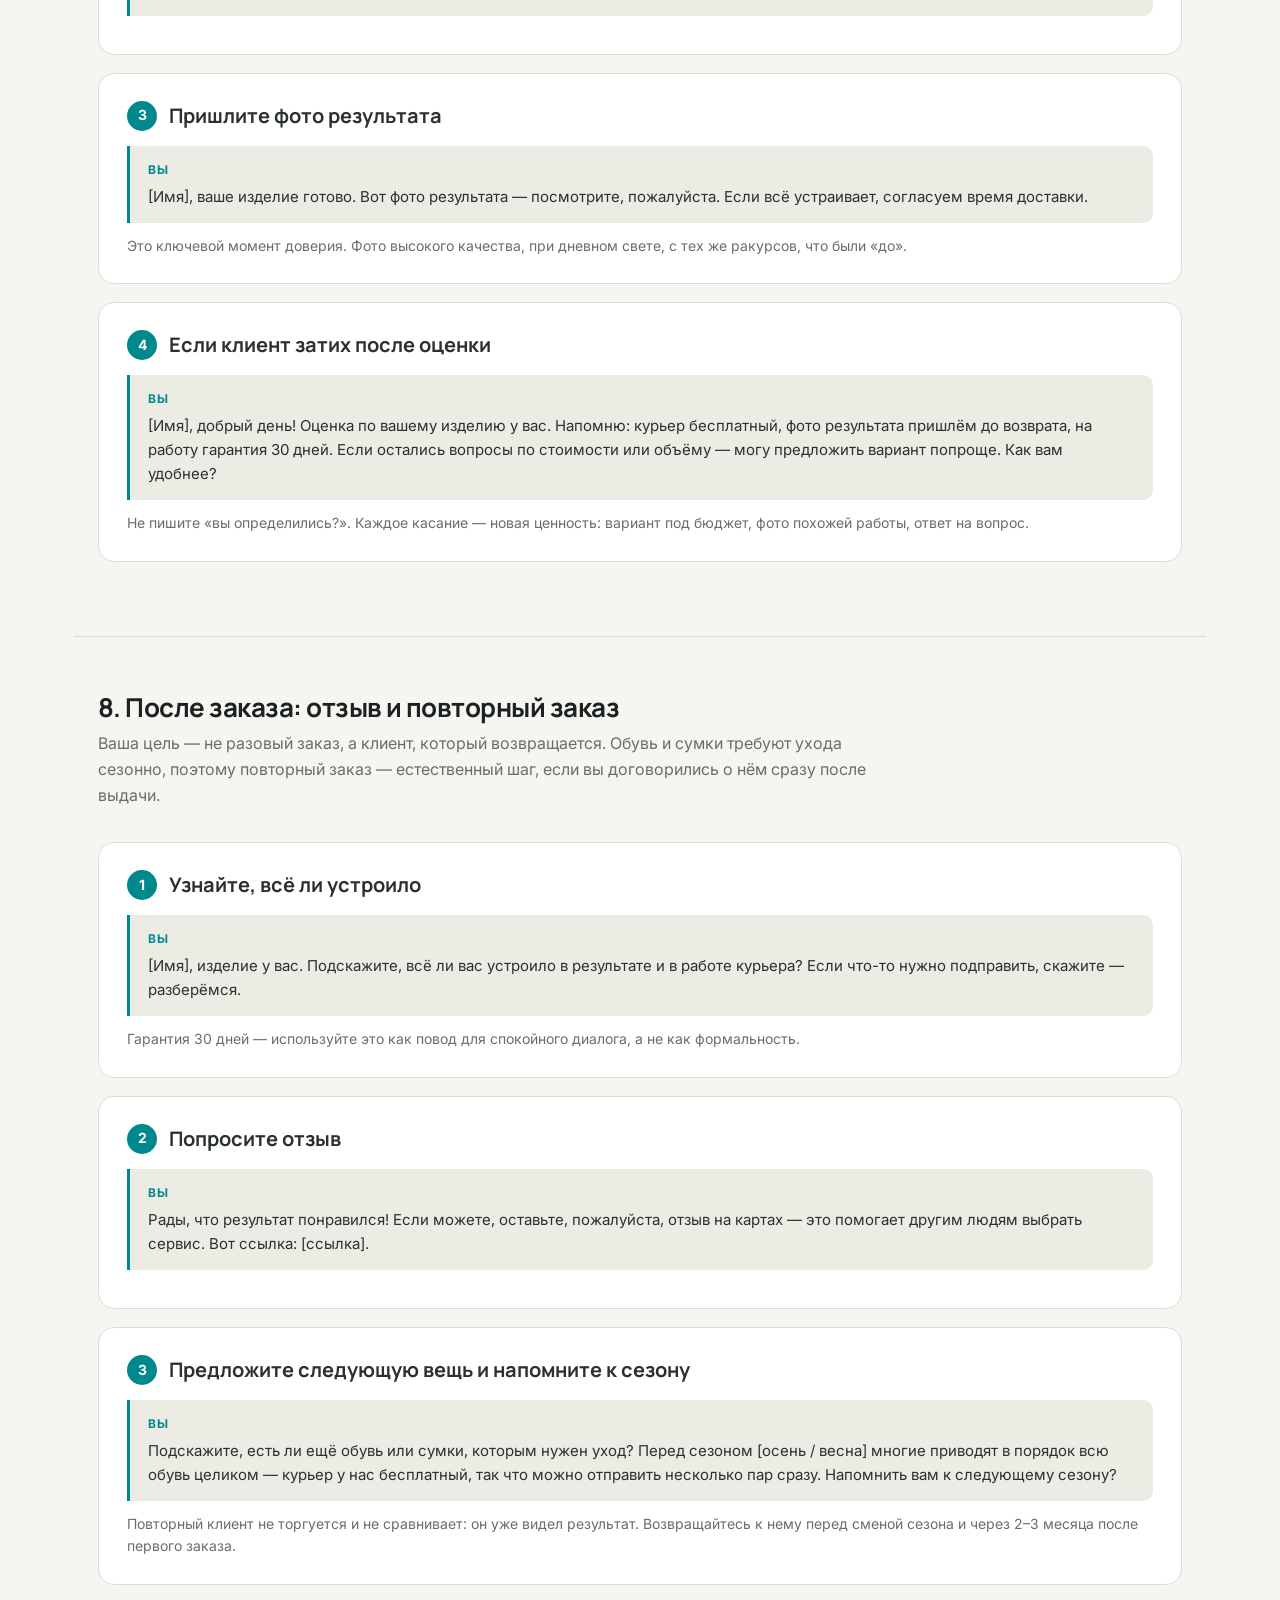
<file: scripts.html>
<!DOCTYPE html>
<html lang="ru">
<head>
<meta charset="UTF-8">
<meta name="viewport" content="width=device-width, initial-scale=1.0">
<title>Скрипты продаж — RESET</title>
<meta name="robots" content="noindex">
<link rel="icon" href="img/favicon.png" type="image/png">
<link rel="preconnect" href="https://fonts.googleapis.com">
<link rel="preconnect" href="https://fonts.gstatic.com" crossorigin>
<link href="https://fonts.googleapis.com/css2?family=Manrope:wght@500;600;700;800&family=Inter:wght@400;500;600;700&display=swap" rel="stylesheet">
<link rel="stylesheet" href="styles.css">
<link rel="stylesheet" href="materials.css">
</head>
<body>

<div class="doc-bar">
  <div class="doc-bar__inner">
    <a href="index.html" class="doc-bar__back">← <span>Назад на сайт</span></a>
    <div class="doc-actions-wrap doc-bar__actions">
      <a href="materials.html" class="btn btn--outline">Все материалы</a>
    </div>
  </div>
</div>

<div class="container">

  <section class="doc-hero">
    <p class="section-tag">Материал 1 из 3</p>
    <h1>Скрипты продаж: от фото изделия до возврата клиента на повторный заказ</h1>
    <p class="doc-hero__lead">Ваш клиент — человек с дорогой вещью, который боится её испортить и сомневается в цене. Поэтому задача первого контакта — не «продать», а получить фото, назвать честный ориентир и показать, что риска нет: бесплатный курьер в обе стороны, фото результата до возврата, гарантия 30 дней. Здесь — слова для каждого шага и подробный разбор возражения «дорого».</p>
    <nav class="toc">
      <a href="#first">Первый контакт</a>
      <a href="#qualify">Квалификация</a>
      <a href="#estimate">Оценка по фото</a>
      <a href="#expensive">«Дорого»</a>
      <a href="#objections">Другие возражения</a>
      <a href="#notqual">Не ваш клиент</a>
      <a href="#close">К передаче изделия</a>
      <a href="#after">Повторный заказ</a>
    </nav>
  </section>

  <section class="doc-section" id="first">
    <h2>1. Первый контакт после заявки</h2>
    <p class="doc-section__lead">Пишите или звоните в течение 15 минут — пока человек ещё с телефоном в руках. Если он указал мессенджер в форме, начинайте с него: звонок с незнакомого номера многие пропускают. Главная цель — получить фото изделия.</p>
    <div class="card">
      <div class="card__head"><span class="card__step">1</span><p class="card__title">Сообщение в мессенджере</p></div>
      <div class="say"><span class="say__who">Вы</span>Здравствуйте! Меня зовут [имя], сервис RESET. Вы оставили заявку на [химчистку / покраску / ремонт] [изделие]. Чтобы сразу назвать стоимость, пришлите, пожалуйста, 2–3 фото: общий вид и место, которое нужно исправить. Курьер и консультация технолога — бесплатно.</div>
      <p class="card__note">Ссылайтесь на данные из формы (что за изделие, какая услуга, бренд и материал): человек видит, что заявку прочитали, и не повторяет всё заново.</p>
    </div>
    <div class="card">
      <div class="card__head"><span class="card__step">2</span><p class="card__title">Если не отвечает</p></div>
      <div class="say"><span class="say__who">Вы</span>[Имя], это [ваше имя] из RESET. Пишу по вашей заявке на [изделие]. Если сейчас неудобно — подскажите, когда лучше связаться? Могу сразу прислать примеры похожих работ «до и после», чтобы вы посмотрели в удобное время.</div>
      <p class="card__note">Минимум три касания за три дня: сразу, на следующий день, через три дня. Каждое — с новой ценностью (пример работы, ответ на вопрос, ориентир по цене), а не «вы там как?».</p>
    </div>
  </section>

  <section class="doc-section" id="qualify">
    <h2>2. Квалификация: четыре вопроса</h2>
    <p class="doc-section__lead">Качественный клиент для вашего сервиса — человек, который отвечает и при этом выполнены четыре условия: изделие ваше, адрес в Москве или области, повреждение поддаётся восстановлению, человек готов передать вещь курьеру. Проверяйте мягко, по порядку, а не допросом.</p>
    <div class="card">
      <div class="card__head"><span class="card__step">1</span><p class="card__title">Ваше изделие</p></div>
      <div class="say"><span class="say__who">Вы</span>Подскажите, что именно хотите восстановить: кроссовки, туфли, ботинки, сумку? Какой бренд и материал — кожа, замша, лак, текстиль?</div>
      <p class="card__note">Ваши: обувь (кроссовки, туфли, лоферы, ботинки, сапоги), сумки, рюкзаки, кошельки, чемоданы, портфели. Куртки — отдельная услуга, уточняйте у руководителя. Всё остальное — не ваш профиль.</p>
    </div>
    <div class="card">
      <div class="card__head"><span class="card__step">2</span><p class="card__title">Ваш адрес</p></div>
      <div class="say"><span class="say__who">Вы</span>Где вам удобно передать изделие курьеру — Москва или область? Подскажите район, я согласую время.</div>
      <p class="card__note">Бесплатная доставка действует по Москве и Московской области. Другие регионы — только по индивидуальной договорённости.</p>
    </div>
    <div class="card">
      <div class="card__head"><span class="card__step">3</span><p class="card__title">Что случилось с изделием</p></div>
      <div class="say"><span class="say__who">Вы</span>Расскажите, что произошло: пятна, потёртости, стёрлась подошва, сломалась молния? Пришлите фото — технолог сразу скажет, что можно сделать.</div>
      <p class="card__note">Технолог по фото определяет, подлежит ли изделие восстановлению. Если результат будет ограниченным — честно скажите об этом сразу.</p>
    </div>
    <div class="card">
      <div class="card__head"><span class="card__step">4</span><p class="card__title">Когда нужно</p></div>
      <div class="say"><span class="say__who">Вы</span>К какой дате нужно получить изделие обратно? От этого зависит, как мы выстроим работу.</div>
      <p class="card__note">Средний срок работ по любому направлению (химчистка, покраска, ремонт) — 7 дней с момента передачи изделия. Если дедлайн раньше, уточните у руководителя, возможно ли ускорить.</p>
    </div>
    <div class="tip">
      <strong>Заявка засчитывается качественной, когда выполнены все четыре пункта:</strong> изделие ваше, адрес в зоне доставки, повреждение подлежит восстановлению, человек готов к передаче курьеру. Отмечайте это отдельным статусом — так вы увидите реальное число заказов в работе, а не просто «заявок».
    </div>
  </section>

  <section class="doc-section" id="estimate">
    <h2>3. Оценка по фото: как назвать цену и договориться о курьере</h2>
    <p class="doc-section__lead">Это главный мостик от первого контакта к заказу: человек получает пользу сразу, без обязательств, а вы получаете повод договориться о передаче изделия.</p>
    <div class="grid-2">
      <div class="card">
        <span class="tag">Фото пришло</span>
        <div class="say"><span class="say__who">Вы</span>Спасибо, посмотрели. Для [услуга] такого изделия ориентир — [цена из прайса]. Точную стоимость назовём после осмотра: технолог проверит материал и состояние. Курьер заберёт и привезёт бесплатно, при любой сумме заказа. Когда вам удобно передать изделие?</div>
      </div>
      <div class="card">
        <span class="tag">Фото нет, человек торопится</span>
        <div class="say"><span class="say__who">Вы</span>Не проблема, расскажите словами: что за изделие и что с ним. Дам ориентир по цене, а фото можно прислать позже — тогда точнее. Курьер всё равно бесплатный.</div>
      </div>
    </div>
    <div class="card" style="margin-top:18px">
      <span class="tag">Как подать «подарки» и защиту от риска</span>
      <div class="say"><span class="say__who">Вы</span>Курьер у нас бесплатный в обе стороны и без ограничений по сумме. Перед отправкой обратно мы пришлём фото готового изделия — вы оцените результат сами. На работу действует гарантия 30 дней.</div>
      <p class="card__note">Повторяйте это в каждом сообщении с ценой: «курьер бесплатный, фото результата до возврата, гарантия 30 дней». Именно эти три фразы противостоят возражению «дорого» и страху «испортят».</p>
    </div>
    <div class="card">
      <span class="tag">Ориентиры из прайса (для быстрого ответа)</span>
      <ul class="ul">
        <li>Химчистка обуви — от 4 370 до 11 500 ₽ за пару (зависит от типа обуви)</li>
        <li>Покраска обуви — от 5 180 до 8 050 ₽ за пару</li>
        <li>Набойки — от 1 790 ₽, профилактика на подошву — от 3 740 ₽, замена подошвы — от 7 480 ₽</li>
        <li>Химчистка сумки — 5 750 ₽, кошелька — 4 370 ₽, чемодана — 11 500 ₽</li>
        <li>Покраска сумки — 9 200 / 17 250 / 23 000 ₽ (размер S / M / L)</li>
      </ul>
      <p class="card__note">Цены взяты с вашего сайта. Если вы их скорректируете, обновите и здесь.</p>
    </div>
  </section>

  <section class="doc-section" id="expensive">
    <h2>4. Возражение «дорого» — главное</h2>
    <p class="doc-section__lead">Ваши цены выше, чем в обычной мастерской, и скрывать это не нужно. Задача — не оправдываться и не скидывать цену, а перевести разговор с «цены» на «риск и результат»: что человек получает за эти деньги и во что обойдётся испорченная дорогая вещь.</p>

    <div class="card">
      <p class="card__title">«У других дешевле»</p>
      <div class="say say--client"><span class="say__who">Клиент</span>В мастерской рядом с домом сделают в два раза дешевле.</div>
      <div class="say"><span class="say__who">Вы</span>Понимаю, цена важна. Давайте сравним по составу: кто делает работу и какой у него опыт, какие материалы и краска используются, приедет ли курьер, пришлют ли фото результата до выдачи, есть ли гарантия. У нас мастера с опытом от 8 лет, профессиональные материалы, курьер бесплатный в обе стороны, фото результата — до возврата, гарантия 30 дней. Для дорогой вещи это разница между «починили» и «испортили».</div>
      <p class="card__note">Не критикуйте конкурента. Предложите сравнить на равных. Если у человека недорогая вещь и простая задача — честно скажите, что дешёвый вариант подойдёт: доверие стоит больше одной сделки.</p>
    </div>
    <div class="card">
      <p class="card__title">«Почему у вас дороже?»</p>
      <div class="say say--client"><span class="say__who">Клиент</span>Почему вы дороже других?</div>
      <div class="say"><span class="say__who">Вы</span>Мы не самые дешёвые — это правда. В цену входят мастера с опытом от 8 лет, профессиональные краски и материалы ведущих производителей, консультация технолога, акт приёма изделия, фото результата и гарантия 30 дней. Плюс бесплатная доставка: вам не нужно никуда ехать и платить за такси. Стоимость новой пары или сумки обычно в разы выше, чем восстановление.</div>
      <p class="card__note">Называйте 3–4 конкретных факта, а не слово «качество»: опыт мастеров, материалы, курьер, фото до возврата, гарантия.</p>
    </div>
    <div class="card">
      <p class="card__title">«Можно скидку?»</p>
      <div class="say say--client"><span class="say__who">Клиент</span>А скидку сделаете?</div>
      <div class="say"><span class="say__who">Вы</span>Скидку на работу мы не делаем: иначе пришлось бы экономить на материале. Зато можем подобрать вариант под ваш бюджет — например, сделать только самое важное: чистку без покраски или ремонт подошвы без замены. Хотите, посчитаю два варианта?</div>
      <p class="card__note">Скидка учит клиента торговаться. Вместо неё предлагайте изменить объём работ. Если у вас есть «уникальные предложения для постоянных клиентов» — озвучивайте их только как программу лояльности для повторных заказов.</p>
    </div>
    <div class="card">
      <p class="card__title">«Дорого за обувь/сумку, которой уже несколько лет»</p>
      <div class="say say--client"><span class="say__who">Клиент</span>Пара уже старая, на такие деньги проще купить новую.</div>
      <div class="say"><span class="say__who">Вы</span>Если пара вам дорога или это брендовая вещь, которую уже не купить или которая стоит дороже восстановления, мы вернём ей вид и срок службы. Пришлите фото — технолог честно скажет, стоит ли восстанавливать. Если нет смысла, так и скажем.</div>
      <p class="card__note">Честный совет «не восстанавливать» повышает доверие и приводит повторные заказы и рекомендации.</p>
    </div>
    <div class="tip">
      <strong>Правило трёх шагов на «дорого»:</strong> согласитесь («понимаю»), переведите на риск и состав («давайте сравним, что входит и что вы рискуете») и предложите конкретное действие («пришлите фото — назову точную цену»). Никогда не называйте скидку первой.
    </div>
  </section>

  <section class="doc-section" id="objections">
    <h2>5. Другие возражения</h2>
    <p class="doc-section__lead">Сомнения, которые вы будете слышать чаще всего. Отвечайте спокойно, фактами и без давления.</p>
    <div class="card">
      <p class="card__title">«Вы не испортите?»</p>
      <div class="say say--client"><span class="say__who">Клиент</span>Боюсь отдавать дорогую вещь. А если испортите?</div>
      <div class="say"><span class="say__who">Вы</span>Понимаю, вещь дорогая. У нас работают мастера с опытом от 8 лет, а перед началом мы составляем акт с описанием изделия и работ. Технолог заранее скажет, какой результат реален, и согласует объём. Перед отправкой обратно вы получите фото готового изделия и сами оцените результат.</div>
      <p class="card__note">Не обещайте «100% без риска». Говорите о процессе: акт, согласование, фото до возврата, гарантия.</p>
    </div>
    <div class="card">
      <p class="card__title">«Назовите цену прямо сейчас»</p>
      <div class="say say--client"><span class="say__who">Клиент</span>Сколько стоит почистить кроссовки? Скажите хотя бы примерно.</div>
      <div class="say"><span class="say__who">Вы</span>Ориентир такой: химчистка кроссовок и туфель у нас от 4 370 до 9 200 ₽ за пару, ботинок — 5 180–9 200, сапог — 6 900–11 500. Точная цена зависит от материала и состояния, поэтому лучше пришлите фото — назову сумму, которую не придётся пересматривать, и курьер заберёт бесплатно.</div>
      <p class="card__note">Ориентир в диапазоне честнее, чем уходить от ответа. Диапазон сразу отсекает тех, кому нужно «за 500 рублей», и не спугивает остальных.</p>
    </div>
    <div class="card">
      <p class="card__title">«Доставка точно бесплатная?»</p>
      <div class="say say--client"><span class="say__who">Клиент</span>Курьер правда бесплатный? Какой минимальный заказ?</div>
      <div class="say"><span class="say__who">Вы</span>Да, курьер бесплатный в обе стороны, и минимальной суммы заказа нет. Забираем и привозим по Москве и Московской области. Скажите адрес и удобное время, я согласую.</div>
      <p class="card__note">Это ваше главное УТП — повторяйте его спокойно и без оговорок. Исключения по адресам заранее уточняйте у руководителя.</p>
    </div>
    <div class="card">
      <p class="card__title">«Я подумаю»</p>
      <div class="say say--client"><span class="say__who">Клиент</span>Спасибо, мне нужно подумать.</div>
      <div class="say"><span class="say__who">Вы</span>Конечно, это нормальное решение. Чтобы вам было о чём думать конкретно, оставлю в переписке ориентиры по стоимости и фото похожих работ. Когда мне удобно вернуться к разговору — завтра вечером или через пару дней?</div>
      <p class="card__note">Зафиксируйте дату следующего касания. «Подумаю» без даты — потерянный клиент.</p>
    </div>
    <div class="card">
      <p class="card__title">«Долго ждать?»</p>
      <div class="say say--client"><span class="say__who">Клиент</span>Мне нужно к определённой дате. Успеете?</div>
      <div class="say"><span class="say__who">Вы</span>Обычно работа занимает около 7 дней — это средний срок и для химчистки, и для покраски, и для ремонта. Скажите, к какой дате нужно, — проверю по загрузке мастеров и подтвержу точный срок. Курьер заберёт изделие в удобное время, а о готовности сообщу заранее.</div>
      <p class="card__note">Называйте «в среднем 7 дней» и уточняйте точный срок по загрузке мастеров. Если дедлайн невыполним, лучше сказать сразу.</p>
    </div>
    <div class="card">
      <p class="card__title">«А если результат не понравится?»</p>
      <div class="say say--client"><span class="say__who">Клиент</span>А если мне не понравится результат?</div>
      <div class="say"><span class="say__who">Вы</span>Перед отправкой я пришлю вам фото готового изделия, чтобы вы оценили результат сами. Если что-то не устроит, скажете сразу — обсудим, что можно доработать. На выполненные работы действует гарантия 30 дней.</div>
    </div>
  </section>

  <section class="doc-section" id="notqual">
    <h2>6. Кто не ваш клиент — и что ответить</h2>
    <p class="doc-section__lead">Честный отказ экономит время и сохраняет репутацию. Не тратьте усилия на заявки, где заказа не будет, но не выбрасывайте контакты: часть вернётся.</p>
    <div class="grid-2">
      <div class="card">
        <span class="tag">Другой город</span>
        <div class="say say--stop"><span class="say__who">Ответ</span>Спасибо за обращение! Мы работаем с бесплатной доставкой по Москве и Московской области. Если вы в другом регионе, давайте уточним, где именно: возможно, получится организовать пересылку, но сейчас не могу обещать условия.</div>
      </div>
      <div class="card">
        <span class="tag">Недорогая вещь, дешёвый ремонт</span>
        <div class="say say--stop"><span class="say__who">Ответ</span>Мы работаем с профессиональными материалами и мастерами высокого уровня, поэтому для простой недорогой пары мы, скорее всего, не лучший вариант по цене. Если появится брендовая или дорогая вещь — напишите, будем рады помочь.</div>
      </div>
      <div class="card">
        <span class="tag">Изделие не подлежит восстановлению</span>
        <div class="say say--stop"><span class="say__who">Ответ</span>Посмотрели фото: к сожалению, такой результат не получится сделать честно и качественно. Не хотим брать деньги за работу, которая не оправдает ожиданий. Если появятся другие изделия — присылайте.</div>
      </div>
      <div class="card">
        <span class="tag">«Просто спросить цену»</span>
        <div class="say say--stop"><span class="say__who">Ответ</span>С удовольствием подскажем. Чтобы цена была точной, пришлите фото — технолог оценит бесплатно. После этого решите, подходит ли вам предложение.</div>
      </div>
    </div>
  </section>

  <section class="doc-section" id="close">
    <h2>7. Как довести до передачи изделия</h2>
    <p class="doc-section__lead">Между «интересно» и «курьер забрал» часто проходит несколько дней. Ваша задача на каждом шаге одна: договориться о следующем действии с датой и временем.</p>
    <div class="card">
      <div class="card__head"><span class="card__step">1</span><p class="card__title">Согласуйте объём и стоимость</p></div>
      <div class="say"><span class="say__who">Вы</span>Итак, по вашему изделию: [работы], ориентировочно [сумма]. Точную стоимость подтвердим после осмотра, и если она изменится, сначала согласуем с вами. Курьер бесплатный. Давайте назначим время?</div>
      <p class="card__note">Люди боятся, что цена изменится, когда вещь уже сдана. Заранее пообещайте: любое изменение только после согласования.</p>
    </div>
    <div class="card">
      <div class="card__head"><span class="card__step">2</span><p class="card__title">Назначьте курьера</p></div>
      <div class="say"><span class="say__who">Вы</span>Курьер приедет [день] в [время] по адресу [адрес]. Он составит акт с описанием изделия и работ — вы сможете проверить всё на месте. Напомню за час.</div>
    </div>
    <div class="card">
      <div class="card__head"><span class="card__step">3</span><p class="card__title">Пришлите фото результата</p></div>
      <div class="say"><span class="say__who">Вы</span>[Имя], ваше изделие готово. Вот фото результата — посмотрите, пожалуйста. Если всё устраивает, согласуем время доставки.</div>
      <p class="card__note">Это ключевой момент доверия. Фото высокого качества, при дневном свете, с тех же ракурсов, что были «до».</p>
    </div>
    <div class="card">
      <div class="card__head"><span class="card__step">4</span><p class="card__title">Если клиент затих после оценки</p></div>
      <div class="say"><span class="say__who">Вы</span>[Имя], добрый день! Оценка по вашему изделию у вас. Напомню: курьер бесплатный, фото результата пришлём до возврата, на работу гарантия 30 дней. Если остались вопросы по стоимости или объёму — могу предложить вариант попроще. Как вам удобнее?</div>
      <p class="card__note">Не пишите «вы определились?». Каждое касание — новая ценность: вариант под бюджет, фото похожей работы, ответ на вопрос.</p>
    </div>
  </section>

  <section class="doc-section" id="after">
    <h2>8. После заказа: отзыв и повторный заказ</h2>
    <p class="doc-section__lead">Ваша цель — не разовый заказ, а клиент, который возвращается. Обувь и сумки требуют ухода сезонно, поэтому повторный заказ — естественный шаг, если вы договорились о нём сразу после выдачи.</p>
    <div class="card">
      <div class="card__head"><span class="card__step">1</span><p class="card__title">Узнайте, всё ли устроило</p></div>
      <div class="say"><span class="say__who">Вы</span>[Имя], изделие у вас. Подскажите, всё ли вас устроило в результате и в работе курьера? Если что-то нужно подправить, скажите — разберёмся.</div>
      <p class="card__note">Гарантия 30 дней — используйте это как повод для спокойного диалога, а не как формальность.</p>
    </div>
    <div class="card">
      <div class="card__head"><span class="card__step">2</span><p class="card__title">Попросите отзыв</p></div>
      <div class="say"><span class="say__who">Вы</span>Рады, что результат понравился! Если можете, оставьте, пожалуйста, отзыв на картах — это помогает другим людям выбрать сервис. Вот ссылка: [ссылка].</div>
    </div>
    <div class="card">
      <div class="card__head"><span class="card__step">3</span><p class="card__title">Предложите следующую вещь и напомните к сезону</p></div>
      <div class="say"><span class="say__who">Вы</span>Подскажите, есть ли ещё обувь или сумки, которым нужен уход? Перед сезоном [осень / весна] многие приводят в порядок всю обувь целиком — курьер у нас бесплатный, так что можно отправить несколько пар сразу. Напомнить вам к следующему сезону?</div>
      <p class="card__note">Повторный клиент не торгуется и не сравнивает: он уже видел результат. Возвращайтесь к нему перед сменой сезона и через 2–3 месяца после первого заказа.</p>
    </div>
  </section>

</div>

<script src="script.js"></script>
</body>
</html>
</file>
<file: styles.css>
:root {
  --clr-bg: #f6f5f1;
  --clr-bg-alt: #ecebe4;
  --clr-surface: #ffffff;
  --clr-ink: #1b2320;
  --clr-text: #2a312e;
  --clr-text-soft: #667069;
  --clr-line: #dddcd2;
  --clr-accent: #00898c;
  --clr-accent-dark: #00605f;
  --clr-accent-soft: #dff2f2;
  --clr-warm: #d98a5b;
  --clr-warm-dark: #a9602f;
  --clr-sand: #f3e6d3;
  --clr-sand-2: #fbf4e8;
  --radius: 16px;
  --shadow: 0 18px 44px rgba(20, 30, 25, 0.09);
  --ff-head: 'Manrope', 'Inter', sans-serif;
  --ff-body: 'Inter', sans-serif;
}

* { box-sizing: border-box; margin: 0; padding: 0; }
html { scroll-behavior: smooth; }
body {
  font-family: var(--ff-body);
  background: var(--clr-bg);
  color: var(--clr-text);
  line-height: 1.6;
  -webkit-font-smoothing: antialiased;
}
img { max-width: 100%; display: block; }
a { color: inherit; text-decoration: none; }
ul { list-style: none; }
h1, h2, h3, h4 { font-family: var(--ff-head); font-weight: 700; color: var(--clr-ink); line-height: 1.1; letter-spacing: -0.02em; }
.container { max-width: 1180px; margin: 0 auto; padding: 0 24px; }
section { padding: 92px 0; }
.section-tag {
  display: inline-block;
  font-size: 12px;
  font-weight: 700;
  letter-spacing: 0.16em;
  text-transform: uppercase;
  color: var(--clr-accent-dark);
  margin-bottom: 16px;
}
.section-tag::before { content: ''; display: inline-block; width: 28px; height: 2px; background: var(--clr-accent); vertical-align: middle; margin-right: 12px; }
.section-title { font-size: 34px; max-width: 800px; margin-bottom: 16px; }
.section-lead { font-size: 17px; color: var(--clr-text-soft); max-width: 720px; margin-bottom: 48px; }

/* Buttons */
.btn {
  display: inline-flex;
  align-items: center;
  justify-content: center;
  gap: 8px;
  font-family: var(--ff-body);
  font-weight: 600;
  font-size: 15px;
  padding: 15px 28px;
  border-radius: 999px;
  border: 1px solid transparent;
  cursor: pointer;
  transition: all 0.2s ease;
  white-space: nowrap;
}
.btn--primary { background: var(--clr-accent); color: #fff; }
.btn--primary:hover { background: var(--clr-accent-dark); }
.btn--dark { background: var(--clr-ink); color: #fff; }
.btn--dark:hover { background: var(--clr-accent-dark); }
.btn--outline { background: transparent; border-color: var(--clr-ink); color: var(--clr-ink); }
.btn--outline:hover { background: var(--clr-ink); color: #fff; }
.btn--block { width: 100%; }

/* Header */
.header {
  position: sticky;
  top: 0;
  z-index: 100;
  background: rgba(246, 245, 241, 0.92);
  backdrop-filter: blur(12px);
  border-bottom: 1px solid transparent;
  transition: border-color 0.2s ease, box-shadow 0.2s ease;
}
.header.scrolled { border-bottom-color: var(--clr-line); box-shadow: 0 6px 24px rgba(20, 30, 25, 0.05); }
.header__inner { display: flex; align-items: center; justify-content: space-between; gap: 24px; min-width: 0; padding: 12px 24px; max-width: 1180px; margin: 0 auto; }
.logo { display: flex; align-items: center; flex-shrink: 0; }
.logo { gap: 10px; }
.logo svg { height: 40px; width: 40px; flex: none; }
.logo__t { font-family: var(--ff-head); font-weight: 800; font-size: 17px; letter-spacing: -0.02em; color: var(--clr-ink); line-height: 1.05; }
.logo__t em { font-style: normal; color: var(--clr-accent); }
.logo__t small { display: block; font-family: var(--ff-body); font-size: 10px; font-weight: 600; letter-spacing: 0.14em; text-transform: uppercase; color: var(--clr-text-soft); margin-top: 3px; }
.nav { display: flex; align-items: center; gap: 28px; }
.nav a { white-space: nowrap; font-size: 14px; font-weight: 500; color: var(--clr-text); transition: color 0.2s ease; }
.nav a:hover { color: var(--clr-accent); }
.header__right { display: flex; align-items: center; gap: 18px; flex-shrink: 0; }
.header__phone { font-weight: 600; font-size: 15px; white-space: nowrap; }
.burger { display: none; width: 42px; height: 42px; border: 1px solid var(--clr-line); background: var(--clr-surface); border-radius: 12px; cursor: pointer; position: relative; flex: none; }
.burger span, .burger::before, .burger::after { content: ''; position: absolute; left: 11px; right: 11px; height: 2px; background: var(--clr-ink); border-radius: 2px; transition: all 0.2s ease; }
.burger::before { top: 14px; }
.burger span { top: 20px; }
.burger::after { top: 26px; }
.burger.is-open::before { top: 20px; transform: rotate(45deg); }
.burger.is-open span { opacity: 0; }
.burger.is-open::after { top: 20px; transform: rotate(-45deg); }

/* Hero */
.hero { padding: 56px 0 80px; position: relative; overflow: hidden; }
.hero__grid { display: grid; grid-template-columns: 1.05fr 0.95fr; gap: 56px; align-items: center; position: relative; }
.hero h1 { font-size: 46px; margin-bottom: 24px; font-weight: 800; }
.hero h1 em { font-style: normal; color: var(--clr-accent); }
.hero__lead { font-size: 18px; color: var(--clr-text-soft); max-width: 560px; margin-bottom: 34px; }
.hero__cta { display: flex; flex-wrap: wrap; gap: 14px; margin-bottom: 36px; }
.hero__chips { display: flex; flex-wrap: wrap; gap: 10px; }
.chip { font-size: 13px; font-weight: 600; padding: 8px 16px; border-radius: 999px; border: 1px solid var(--clr-line); background: var(--clr-surface); color: var(--clr-text); }
.hero__visual { position: relative; }
.hero__photo { border-radius: 24px; overflow: hidden; box-shadow: var(--shadow); aspect-ratio: 4 / 4.4; background: var(--clr-bg-alt); }
.hero__photo img { width: 100%; height: 100%; object-fit: cover; }
.hero__card {
  position: absolute;
  left: -36px; bottom: 28px;
  width: 300px;
  background: var(--clr-surface);
  border: 1px solid var(--clr-line);
  border-radius: 18px;
  padding: 22px 22px 20px;
  box-shadow: var(--shadow);
}
.hero__card .hero__card-tag { font-size: 11px; font-weight: 700; letter-spacing: 0.14em; text-transform: uppercase; color: var(--clr-accent-dark); margin-bottom: 8px; }
.hero__card h3 { font-size: 19px; margin-bottom: 8px; line-height: 1.15; }
.hero__card p { font-size: 13.5px; color: var(--clr-text-soft); margin-bottom: 14px; }
.hero__card .btn { padding: 11px 20px; font-size: 14px; }

/* Stats */
.stats { padding: 0; }
.stats__row { display: grid; grid-template-columns: repeat(4, 1fr); border: 1px solid var(--clr-line); border-radius: var(--radius); background: var(--clr-surface); overflow: hidden; }
.stat { padding: 28px 26px; border-left: 1px solid var(--clr-line); }
.stat:first-child { border-left: none; }
.stat b { display: block; font-family: var(--ff-head); font-size: 36px; font-weight: 800; color: var(--clr-accent); line-height: 1; margin-bottom: 8px; }
.stat span { font-size: 14px; color: var(--clr-text-soft); }

/* Pain / solution */
.alt { background: var(--clr-bg-alt); }
.versus { display: grid; grid-template-columns: 1fr 1fr; gap: 22px; }
.versus__col { background: var(--clr-surface); border: 1px solid var(--clr-line); border-radius: 20px; padding: 34px 32px; }
.versus__col--good { border-color: var(--clr-ink); }
.versus__col .versus__label { font-size: 12px; font-weight: 700; letter-spacing: 0.14em; text-transform: uppercase; color: var(--clr-text-soft); margin-bottom: 8px; }
.versus__col--good .versus__label { color: var(--clr-accent-dark); }
.versus__col h3 { font-size: 25px; margin-bottom: 20px; }
.versus__col li { position: relative; padding: 12px 0 12px 30px; border-top: 1px solid var(--clr-line); font-size: 15px; }
.versus__col li:first-child { border-top: none; }
.versus__col li::before { content: '×'; position: absolute; left: 2px; top: 10px; font-size: 22px; line-height: 1.3; color: #b0b0b6; }
.versus__col--good li::before { content: '✓'; font-size: 16px; top: 13px; color: var(--clr-accent); font-weight: 700; }

/* Services */
.srv-grid { display: grid; grid-template-columns: repeat(4, 1fr); gap: 18px; }
.srv { background: var(--clr-surface); border: 1px solid var(--clr-line); border-radius: var(--radius); overflow: hidden; display: flex; flex-direction: column; transition: transform 0.2s ease, box-shadow 0.2s ease, border-color 0.2s ease; }
.srv:hover { transform: translateY(-4px); box-shadow: var(--shadow); border-color: var(--clr-ink); }
.srv__img { aspect-ratio: 16 / 10; overflow: hidden; background: var(--clr-bg-alt); }
.srv__img img { width: 100%; height: 100%; object-fit: cover; }
.srv__body { padding: 22px 20px 26px; display: flex; flex-direction: column; flex: 1; }
.srv .srv__price { flex: none; font-size: 12px; font-weight: 700; letter-spacing: 0.1em; text-transform: uppercase; color: var(--clr-accent-dark); margin-bottom: 8px; }
.srv h3 { font-size: 21px; margin-bottom: 10px; }
.srv p { font-size: 14px; color: var(--clr-text-soft); flex: 1; }
.srv ul { margin-top: 14px; }
.srv li { font-size: 14px; padding: 4px 0 4px 22px; position: relative; }
.srv li::before { content: ''; position: absolute; left: 0; top: 13px; width: 10px; height: 2px; background: var(--clr-accent); }

/* Pricing */
.price-block { margin-bottom: 44px; }
.price-block h3 { font-size: 30px; margin-bottom: 6px; }
.price-block > p { color: var(--clr-text-soft); font-size: 15px; margin-bottom: 20px; }
.tariffs { display: grid; grid-template-columns: repeat(3, 1fr); gap: 18px; }
.tariff { background: var(--clr-surface); border: 1px solid var(--clr-line); border-radius: var(--radius); padding: 28px 26px; display: flex; flex-direction: column; position: relative; }
.tariff--hit { border-color: var(--clr-ink); box-shadow: var(--shadow); }
.tariff__badge { position: absolute; top: -12px; left: 24px; background: var(--clr-accent); color: #fff; font-size: 11px; font-weight: 700; letter-spacing: 0.1em; text-transform: uppercase; padding: 5px 12px; border-radius: 999px; }
.tariff .tariff__name { font-family: var(--ff-head); font-size: 26px; font-weight: 500; color: var(--clr-ink); margin-bottom: 6px; }
.tariff .tariff__price { font-family: var(--ff-head); font-size: 38px; font-weight: 500; color: var(--clr-accent); line-height: 1; margin-bottom: 4px; }
.tariff .tariff__price small { font-size: 16px; color: var(--clr-text-soft); font-weight: 400; }
.tariff .tariff__unit { font-size: 13px; color: var(--clr-text-soft); margin-bottom: 16px; }
.tariff p { font-size: 14.5px; color: var(--clr-text-soft); }
.tariff .tariff__name { font-size: 26px; color: var(--clr-ink); }
.price-note { font-size: 13.5px; color: var(--clr-text-soft); background: var(--clr-surface); border: 1px dashed var(--clr-line); border-radius: 12px; padding: 14px 18px; margin-top: 18px; }
.price-note b { color: var(--clr-ink); }
.furniture-row { display: flex; align-items: center; justify-content: space-between; gap: 24px; background: var(--clr-ink); color: #fff; border-radius: 20px; padding: 32px 36px; }
.furniture-row h3 { color: #fff; font-size: 24px; margin-bottom: 6px; }
.furniture-row p { color: #cfd8d3; font-size: 15px; max-width: 640px; }

/* Offers */
.offer-grid { display: grid; grid-template-columns: repeat(3, 1fr); gap: 20px; }
.offer-card { background: var(--clr-surface); border: 1px solid var(--clr-line); border-radius: var(--radius); padding: 30px 28px; }
.offer-card__num { font-family: var(--ff-head); font-size: 38px; color: var(--clr-accent); line-height: 1; margin-bottom: 14px; font-weight: 800; }
.offer-card h3 { font-size: 20px; margin-bottom: 10px; }
.offer-card p { font-size: 15px; color: var(--clr-text-soft); }
.offer-card--gift { background: var(--clr-accent-soft); border-color: transparent; }

/* Steps */
.steps { display: grid; grid-template-columns: repeat(3, 1fr); gap: 20px; }
.step { background: var(--clr-surface); border: 1px solid var(--clr-line); border-radius: var(--radius); padding: 28px 26px; }
.step__n { display: inline-flex; width: 42px; height: 42px; align-items: center; justify-content: center; border-radius: 50%; background: var(--clr-ink); color: #fff; font-weight: 700; font-size: 15px; margin-bottom: 18px; }
.step h3 { font-size: 20px; margin-bottom: 10px; }
.step p { font-size: 14.5px; color: var(--clr-text-soft); }
.terms { margin-top: 22px; font-size: 14.5px; color: var(--clr-text-soft); background: var(--clr-surface); border-left: 3px solid var(--clr-accent); border-radius: 0 12px 12px 0; padding: 16px 20px; }

/* Portfolio */
.gallery { display: grid; grid-template-columns: repeat(12, 1fr); grid-auto-rows: 200px; gap: 14px; }
.gallery figure { border-radius: 16px; overflow: hidden; background: var(--clr-bg-alt); }
.gallery img { width: 100%; height: 100%; object-fit: cover; transition: transform 0.5s ease; }
.gallery figure:hover img { transform: scale(1.04); }
.g1 { grid-column: span 7; grid-row: span 2; }
.g2 { grid-column: span 5; }
.g3 { grid-column: span 5; }
.g4 { grid-column: span 4; grid-row: span 2; }
.g5 { grid-column: span 8; }
.g6 { grid-column: span 4; }
.g7 { grid-column: span 4; }

/* Partners */
.partners { display: grid; grid-template-columns: 1fr 1fr; gap: 40px; align-items: center; background: var(--clr-ink); border-radius: 24px; padding: 48px 48px; color: #fff; }
.partners .section-tag { color: #8fdede; }
.partners .section-tag::before { background: #8fdede; }
.partners h2 { color: #fff; font-size: 32px; margin-bottom: 14px; }
.partners p { color: #cfd8d3; font-size: 15.5px; }
.partners__list { display: grid; gap: 10px; }
.partners__list div { border: 1px solid #3d4a45; border-radius: 12px; padding: 14px 18px; font-weight: 500; }
.partners .btn { margin-top: 22px; }

/* FAQ */
.faq { max-width: 860px; }
.faq__item { border-bottom: 1px solid var(--clr-line); }
.faq__item summary { list-style: none; cursor: pointer; padding: 24px 0; font-family: var(--ff-head); font-size: 19px; font-weight: 700; color: var(--clr-ink); display: flex; justify-content: space-between; gap: 20px; align-items: center; }
.faq__item summary::-webkit-details-marker { display: none; }
.faq__item summary::after { content: '+'; font-family: var(--ff-body); font-size: 26px; color: var(--clr-accent); flex: none; transition: transform 0.2s ease; }
.faq__item[open] summary::after { transform: rotate(45deg); }
.faq__item p { padding: 0 0 24px; color: var(--clr-text-soft); max-width: 720px; }

/* Contact */
.contact__grid { display: grid; grid-template-columns: 1fr 1fr; gap: 40px; align-items: start; }
.form { background: var(--clr-surface); border: 1px solid var(--clr-line); border-radius: 24px; padding: 38px 34px; box-shadow: var(--shadow); }
.form h3 { font-size: 28px; margin-bottom: 8px; }
.form__sub { color: var(--clr-text-soft); font-size: 15px; margin-bottom: 24px; }
.field { margin-bottom: 14px; }
.field label { display: block; font-size: 13px; font-weight: 600; margin-bottom: 6px; color: var(--clr-text); }
.field input, .field select, .field textarea {
  width: 100%;
  font-family: var(--ff-body);
  font-size: 15px;
  padding: 14px 16px;
  border: 1px solid var(--clr-line);
  border-radius: 12px;
  background: var(--clr-bg);
  color: var(--clr-ink);
  transition: border-color 0.2s ease;
}
.field input:focus, .field select:focus, .field textarea:focus { outline: none; border-color: var(--clr-accent); background: #fff; }
.field-row { display: grid; grid-template-columns: 1fr 1fr; gap: 14px; }
.form__agree { font-size: 12px; color: var(--clr-text-soft); margin-top: 14px; }
.form__agree a { color: var(--clr-accent-dark); text-decoration: underline; }
.contacts { display: grid; gap: 14px; }
.contact-card { display: flex; gap: 16px; align-items: flex-start; background: var(--clr-surface); border: 1px solid var(--clr-line); border-radius: 16px; padding: 20px 22px; }
.contact-card__icon { width: 44px; height: 44px; border-radius: 12px; background: var(--clr-accent-soft); color: var(--clr-accent-dark); display: flex; align-items: center; justify-content: center; flex: none; }
.contact-card__icon svg { width: 22px; height: 22px; }
.contact-card small { display: block; font-size: 12px; font-weight: 700; letter-spacing: 0.1em; text-transform: uppercase; color: var(--clr-text-soft); margin-bottom: 3px; }
.contact-card b { font-weight: 600; font-size: 16px; color: var(--clr-ink); }
.contact-card a:hover { color: var(--clr-accent); }
.map { border-radius: 16px; overflow: hidden; border: 1px solid var(--clr-line); }
.map iframe { display: block; width: 100%; height: 260px; border: 0; }

/* Footer */
.footer { padding: 44px 0; border-top: 1px solid var(--clr-line); font-size: 14px; color: var(--clr-text-soft); }
.footer__inner { display: flex; justify-content: space-between; align-items: center; gap: 20px; flex-wrap: wrap; }
.footer__links { display: flex; gap: 22px; flex-wrap: wrap; }
.footer a:hover { color: var(--clr-accent); }

/* FAB */
.fab { position: fixed; right: 20px; bottom: 20px; z-index: 90; display: flex; align-items: center; gap: 10px; padding: 14px 22px; background: var(--clr-accent); color: #fff; border-radius: 999px; font-weight: 600; font-size: 14px; box-shadow: 0 12px 30px rgba(0, 137, 140, 0.32); transition: background 0.2s ease; }
.fab:hover { background: var(--clr-accent-dark); }
.fab svg { width: 20px; height: 20px; }

/* Reveal */
.reveal { opacity: 0; transform: translateY(20px); transition: opacity 0.6s ease, transform 0.6s ease; }
.reveal.is-visible { opacity: 1; transform: none; }

/* Responsive */
@media (max-width: 1500px) {
  .header__phone { display: none; }
}
@media (max-width: 1180px) {
  .nav { gap: 18px; }
  .nav a { font-size: 13px; }
  .hero h1 { font-size: 40px; }
  .hero__card { left: -16px; }
}
@media (max-width: 1100px) {
  .burger { display: block; }
  .nav {
    position: absolute;
    top: 100%; left: 0; right: 0;
    flex-direction: column;
    align-items: flex-start;
    gap: 0;
    background: var(--clr-bg);
    border-bottom: 1px solid var(--clr-line);
    padding: 8px 24px 20px;
    display: none;
  }
  .nav.is-open { display: flex; }
  .nav a { padding: 14px 0; width: 100%; font-size: 16px; border-bottom: 1px solid var(--clr-line); }
  .header__phone { display: none; }
  .header__inner { position: relative; }
  .srv-grid, .offer-grid, .steps { grid-template-columns: repeat(2, 1fr); }
}
@media (max-width: 900px) {
  section { padding: 68px 0; }
  .section-title { font-size: 28px; }
  .hero { padding: 36px 0 60px; }
  .hero__grid, .contact__grid, .versus, .partners { grid-template-columns: 1fr; gap: 36px; }
  .hero h1 { font-size: 34px; }
  .hero__card { left: 16px; right: 16px; width: auto; bottom: 16px; }
  .stats__row { grid-template-columns: repeat(2, 1fr); }
  .stat:nth-child(3) { border-left: none; }
  .stat:nth-child(n+3) { border-top: 1px solid var(--clr-line); }
  .tariffs { grid-template-columns: 1fr; }
  .furniture-row { flex-direction: column; align-items: flex-start; }
  .gallery { grid-auto-rows: 150px; }
  .partners { padding: 34px 26px; }
}
@media (max-width: 560px) {
  .container, .header__inner { padding-left: 16px; padding-right: 16px; }
  .header .btn { display: none; }
  .hero h1 { font-size: 28px; }
  .section-title { font-size: 25px; }
  .srv-grid, .offer-grid, .steps { grid-template-columns: 1fr; }
  .field-row { grid-template-columns: 1fr; }
  .form { padding: 28px 20px; }
  .stat b { font-size: 34px; }
  .stat { padding: 22px 18px; }
  .versus__col { padding: 26px 22px; }
  .fab span { display: none; }
  .fab { padding: 15px; }
  .faq__item summary { font-size: 22px; }
  .hero__photo { aspect-ratio: 4 / 5; }
  .gallery { grid-template-columns: repeat(2, 1fr); grid-auto-rows: 140px; }
  .g1 { grid-column: span 2; grid-row: span 2; }
  .g2, .g3, .g6, .g7 { grid-column: span 1; grid-row: span 1; }
  .g5 { grid-column: span 2; grid-row: span 1; }
  .g4 { grid-column: span 1; grid-row: span 2; }
  .logo__t { font-size: 15px; }
  .logo svg { height: 34px; width: 34px; }
}

/* Правки 2: переносы, видео, подарки */
h1, h2, h3, .faq__item summary, .tariff__name { text-wrap: balance; }
.section-lead, .hero__lead, .price-block > p, .offer-card p, .faq__item p { text-wrap: pretty; }
.section-title { max-width: 900px; }
.section-lead b { color: var(--clr-ink); font-weight: 600; }
.offer-card h3 { font-size: 20px; }
.offer-card__for { margin-top: 12px; font-size: 13.5px; font-weight: 600; color: var(--clr-accent-dark); }
.offer-card__list li { position: relative; padding: 5px 0 5px 22px; font-size: 14.5px; color: var(--clr-text); }
.offer-card__list li::before { content: ''; position: absolute; left: 0; top: 15px; width: 10px; height: 2px; background: var(--clr-accent); }
.faq__item p + p { padding-top: 0; margin-top: -12px; }
.partners p + p { color: #fff; }

.videos { display: grid; grid-template-columns: repeat(3, 1fr); gap: 16px; margin-bottom: 18px; }
.video { background: var(--clr-surface); border: 1px solid var(--clr-line); border-radius: 16px; overflow: hidden; }
.video video { display: block; width: 100%; aspect-ratio: 16 / 10; background: #111; object-fit: cover; }
.video figcaption { padding: 12px 16px 14px; font-size: 14px; font-weight: 600; color: var(--clr-ink); }

@media (max-width: 1100px) {
  .srv-grid { grid-template-columns: repeat(2, 1fr); }
}
@media (max-width: 900px) {
  .videos { grid-template-columns: repeat(2, 1fr); }
}
@media (max-width: 560px) {
  .videos { grid-template-columns: 1fr; }
  .srv-grid { grid-template-columns: 1fr; }
}

/* Правки: ориентиры цен */
.tariffs--5 { grid-template-columns: repeat(5, 1fr); gap: 14px; }
.tariffs--5 .tariff { padding: 22px 18px; }
.tariffs--5 .tariff__name { font-size: 22px; }
.tariffs--5 .tariff__price { font-size: 28px; margin-bottom: 0; }
@media (max-width: 1100px) { .tariffs--5 { grid-template-columns: repeat(3, 1fr); } }
@media (max-width: 900px) { .tariffs--5 { grid-template-columns: repeat(2, 1fr); } }
@media (max-width: 560px) { .tariffs--5 { grid-template-columns: 1fr; } }

/* Гардеробная.онлайн: добавки */
.srv__img img { object-position: center; }
.srv--cta { background: var(--clr-ink); border-color: var(--clr-ink); color: #fff; justify-content: center; }
.srv--cta .srv__body { justify-content: center; }
.srv--cta h3 { color: #fff; }
.srv--cta p { color: #cfd8d3; flex: none; margin-bottom: 18px; }
.srv--cta .srv__price { color: #8fdede; }
.srv--cta:hover { border-color: var(--clr-accent); }

.ptable { width: 100%; border-collapse: collapse; background: var(--clr-surface); border: 1px solid var(--clr-line); border-radius: var(--radius); overflow: hidden; }
.ptable th, .ptable td { text-align: left; padding: 18px 22px; border-bottom: 1px solid var(--clr-line); font-size: 15px; vertical-align: top; }
.ptable th { font-size: 12px; font-weight: 700; letter-spacing: 0.12em; text-transform: uppercase; color: var(--clr-text-soft); background: var(--clr-bg); }
.ptable tr:last-child td { border-bottom: none; }
.ptable td:first-child { font-family: var(--ff-head); font-weight: 700; font-size: 18px; color: var(--clr-ink); white-space: nowrap; }
.ptable td:nth-child(2) { font-family: var(--ff-head); font-weight: 800; font-size: 18px; color: var(--clr-accent-dark); white-space: nowrap; }
.ptable td:last-child { color: var(--clr-text-soft); font-size: 14px; }

.included { display: grid; grid-template-columns: repeat(4, 1fr); gap: 14px; margin-bottom: 26px; }
.included div { background: var(--clr-accent-soft); border-radius: 14px; padding: 18px 20px; font-size: 14px; color: var(--clr-text); }
.included b { display: block; font-family: var(--ff-head); font-size: 17px; color: var(--clr-accent-dark); margin-bottom: 4px; }

.reviews { display: grid; grid-template-columns: repeat(3, 1fr); gap: 20px; }
.review { background: var(--clr-surface); border: 1px solid var(--clr-line); border-radius: var(--radius); padding: 28px 26px; display: flex; flex-direction: column; }
.review__stars { color: #d49a1f; letter-spacing: 3px; font-size: 15px; margin-bottom: 12px; }
.review p { font-size: 14.5px; color: var(--clr-text); flex: 1; }
.review footer { margin-top: 16px; padding: 0; border: none; font-size: 13px; color: var(--clr-text-soft); }
.review footer b { color: var(--clr-ink); font-weight: 700; }
.reviews-note { margin-top: 18px; font-size: 14px; color: var(--clr-text-soft); }
.reviews-note a { color: var(--clr-accent-dark); text-decoration: underline; }

.hero__chips .chip--gift { background: var(--clr-accent-soft); border-color: transparent; color: var(--clr-accent-dark); }

@media (max-width: 1100px) {
  .reviews { grid-template-columns: repeat(2, 1fr); }
  .included { grid-template-columns: repeat(2, 1fr); }
}
@media (max-width: 900px) {
  .ptable td:first-child, .ptable td:nth-child(2) { white-space: normal; }
  .ptable th:last-child, .ptable td:last-child { display: none; }
}
@media (max-width: 560px) {
  .reviews { grid-template-columns: 1fr; }
  .included { grid-template-columns: 1fr; }
  .ptable th, .ptable td { padding: 14px 14px; }
  .ptable td:first-child { font-size: 16px; }
}

/* ===== Оживление: тёплая палитра, иконки, декор ===== */
.ic { width: 22px; height: 22px; fill: none; stroke: currentColor; stroke-width: 1.8; stroke-linecap: round; stroke-linejoin: round; flex: none; }
.ico { display: inline-flex; align-items: center; justify-content: center; width: 48px; height: 48px; border-radius: 14px; background: var(--clr-sand); color: var(--clr-warm-dark); flex: none; }
.ico .ic { width: 24px; height: 24px; }
.section-tag::before { background: var(--clr-warm); }
.offer-card__num { color: var(--clr-warm); }
.step__n { background: linear-gradient(135deg, var(--clr-accent), #19a3a6); }
.step { position: relative; }
.step__ic { position: absolute; top: 28px; right: 26px; width: 34px; height: 34px; color: var(--clr-warm); opacity: 0.55; }
.stat { position: relative; }
.stat .ico { margin-bottom: 14px; }
.stat:nth-child(even) .ico { background: var(--clr-accent-soft); color: var(--clr-accent-dark); }
.stat span:not(.ico) { display: block; }

/* header */
.header__right .btn { padding: 12px 20px; font-size: 14px; }
.nav { gap: 22px; }

/* hero */
.hero { background:
  radial-gradient(520px 380px at 92% 8%, rgba(217, 138, 91, 0.20), transparent 62%),
  radial-gradient(560px 420px at 2% 95%, rgba(0, 137, 140, 0.14), transparent 62%); }
.hero::before { content: ''; position: absolute; left: 0; top: 0; width: 46%; height: 100%; background-image: radial-gradient(rgba(0, 137, 140, 0.16) 1.4px, transparent 1.5px); background-size: 22px 22px; -webkit-mask-image: linear-gradient(90deg, #000, transparent); mask-image: linear-gradient(90deg, #000, transparent); pointer-events: none; }
.hero__grid { z-index: 1; }
.hero__visual { isolation: isolate; }
.hero__visual::before { content: ''; position: absolute; inset: 26px -20px -20px 26px; border-radius: 28px; background: var(--clr-sand); z-index: -1; }
.hero__visual::after { content: ''; position: absolute; width: 120px; height: 120px; right: -34px; bottom: -34px; border-radius: 50%; border: 2px dashed var(--clr-warm); opacity: 0.6; z-index: -1; }
.sticker { position: absolute; z-index: 3; }
.sticker--round { top: -26px; right: -18px; width: 118px; height: 118px; border-radius: 50%; background: var(--clr-warm); color: #fff; display: flex; flex-direction: column; align-items: center; justify-content: center; text-align: center; padding: 10px; transform: rotate(8deg); box-shadow: 0 14px 30px rgba(169, 96, 47, 0.35); animation: floaty 5s ease-in-out infinite; }
.sticker--round b { font-family: var(--ff-head); font-weight: 800; font-size: 26px; line-height: 1; }
.sticker--round span { font-size: 11px; line-height: 1.2; margin-top: 4px; font-weight: 600; }
.sticker--tag { top: 30px; left: -22px; display: flex; align-items: center; gap: 8px; background: #fff; border: 1px solid var(--clr-line); border-radius: 999px; padding: 10px 16px 10px 12px; font-size: 13px; font-weight: 700; color: var(--clr-ink); box-shadow: var(--shadow); animation: floaty 6s ease-in-out infinite reverse; }
.sticker--tag .ic { width: 18px; height: 18px; color: var(--clr-accent); }
.deco { position: absolute; width: 64px; height: 64px; fill: none; stroke: currentColor; stroke-width: 1.4; stroke-linecap: round; stroke-linejoin: round; pointer-events: none; }
.deco--hanger { right: -46px; top: 46%; color: var(--clr-warm); opacity: 0.55; transform: rotate(14deg); width: 72px; height: 72px; z-index: 0; }
@keyframes floaty { 0%, 100% { translate: 0 0; } 50% { translate: 0 -8px; } }

/* ticker */
.ticker { background: var(--clr-accent-dark); color: var(--clr-sand-2); overflow: hidden; padding: 15px 0; border-top: 3px solid var(--clr-warm); }
.ticker__track { display: flex; align-items: center; gap: 28px; width: max-content; animation: ticker 38s linear infinite; font-family: var(--ff-head); font-weight: 700; font-size: 15px; white-space: nowrap; }
.ticker__track span { display: inline-block; }
.ticker__track .ic { width: 16px; height: 16px; color: var(--clr-warm); fill: currentColor; stroke: none; }
@keyframes ticker { to { transform: translateX(-50%); } }
.stats { padding-top: 56px; }

/* tiles & cards */
.included div { position: relative; padding: 18px 20px 18px 78px; background: var(--clr-sand-2); border: 1px solid var(--clr-sand); }
.included .ico { position: absolute; left: 16px; top: 16px; width: 46px; height: 46px; background: #fff; padding: 0; border: none; }
.included div:nth-child(even) .ico { color: var(--clr-accent-dark); }
.offer-card { position: relative; overflow: hidden; }
.offer-card::after { content: ''; position: absolute; right: -40px; top: -40px; width: 110px; height: 110px; border-radius: 50%; background: var(--clr-sand-2); z-index: 0; }
.offer-card > * { position: relative; z-index: 1; }
.offer-card__top { display: flex; align-items: center; justify-content: space-between; margin-bottom: 14px; }
.offer-card__top .offer-card__num { margin: 0; opacity: 0.35; font-size: 34px; }
.offer-card--gift { background: linear-gradient(135deg, var(--clr-sand), var(--clr-sand-2)); }
.offer-card--gift::after { background: rgba(217, 138, 91, 0.18); }
.offer-card--gift .ico { background: #fff; }
.offer-card:nth-child(3) .ico, .offer-card:nth-child(5) .ico { background: var(--clr-accent-soft); color: var(--clr-accent-dark); }
.versus__col--good { background: linear-gradient(180deg, #fff, var(--clr-sand-2)); }
.srv__price { color: var(--clr-warm-dark); }
.alt { background-color: var(--clr-bg-alt); background-image: radial-gradient(rgba(0, 137, 140, 0.07) 1.3px, transparent 1.4px); background-size: 26px 26px; }

/* real photos */
.subhead { font-size: 26px; margin: 56px 0 6px; }
.subhead__sub { color: var(--clr-text-soft); margin-bottom: 22px; font-size: 15px; }
.real-grid { display: grid; grid-template-columns: repeat(4, 1fr); gap: 16px; }
.real-grid figure { position: relative; border-radius: 16px; overflow: hidden; aspect-ratio: 3 / 4; background: var(--clr-bg-alt); border: 4px solid #fff; box-shadow: var(--shadow); transition: transform 0.3s ease; }
.real-grid figure:nth-child(odd) { transform: rotate(-1.2deg); }
.real-grid figure:nth-child(even) { transform: rotate(1.2deg); }
.real-grid figure:hover { transform: rotate(0) scale(1.02); }
.real-grid img { width: 100%; height: 100%; object-fit: cover; }
.real-grid figcaption { position: absolute; left: 10px; bottom: 10px; background: rgba(255, 255, 255, 0.94); padding: 6px 12px; border-radius: 999px; font-size: 12.5px; font-weight: 700; color: var(--clr-ink); }

/* band */
.band-wrap { padding: 36px 0 0; }
.band { position: relative; overflow: hidden; display: flex; align-items: center; justify-content: space-between; gap: 32px; background: linear-gradient(120deg, var(--clr-accent-dark), var(--clr-accent) 70%, #19a3a6); color: #fff; border-radius: 28px; padding: 46px 52px; }
.band h2 { color: #fff; font-size: 30px; max-width: 560px; margin-bottom: 10px; }
.band p { color: #d6f0f0; max-width: 520px; }
.band > div { position: relative; z-index: 1; }
.band__btns { display: flex; flex-wrap: wrap; gap: 12px; flex: none; }
.btn--light { background: #fff; color: var(--clr-accent-dark); }
.btn--light:hover { background: var(--clr-sand); }
.btn--ghost { border-color: rgba(255, 255, 255, 0.7); color: #fff; background: transparent; }
.btn--ghost:hover { background: rgba(255, 255, 255, 0.14); }
.deco--b1 { right: 34%; top: -14px; color: #fff; opacity: 0.12; width: 96px; height: 96px; transform: rotate(-12deg); }
.deco--b2 { left: 42%; bottom: -26px; color: #fff; opacity: 0.1; width: 110px; height: 110px; }
.deco--b3 { right: -10px; bottom: -12px; color: #fff; opacity: 0.1; width: 120px; height: 120px; }

@media (max-width: 1240px) {
  .burger { display: block; }
  .nav { position: absolute; top: 100%; left: 0; right: 0; flex-direction: column; align-items: flex-start; gap: 0; background: var(--clr-bg); border-bottom: 1px solid var(--clr-line); padding: 8px 24px 20px; display: none; }
  .nav.is-open { display: flex; }
  .nav a { padding: 14px 0; width: 100%; font-size: 16px; border-bottom: 1px solid var(--clr-line); }
  .header__inner { position: relative; }
}
@media (max-width: 1100px) {
  .real-grid { grid-template-columns: repeat(2, 1fr); }
  .deco--hanger { display: none; }
}
@media (max-width: 900px) {
  .band { flex-direction: column; align-items: flex-start; padding: 36px 28px; }
  .band h2 { font-size: 25px; }
  .sticker--round { right: 6px; top: -22px; width: 100px; height: 100px; }
  .sticker--tag { left: 10px; top: 14px; }
  .hero__visual::before { inset: 18px -8px -14px 18px; }
  .hero__visual::after { display: none; }
  .hero::before { display: none; }
}
@media (max-width: 560px) {
  .real-grid { gap: 10px; }
  .real-grid figure { border-width: 3px; }
  .included div { padding-left: 74px; }
  .ticker__track { font-size: 13px; gap: 20px; }
  .subhead { font-size: 22px; }
  .step__ic { width: 28px; height: 28px; }
}
@media (prefers-reduced-motion: reduce) {
  .ticker__track, .sticker { animation: none; }
}

/* ===== RESET: логотип, слайдеры до/после, сетки ===== */
.logo img { height: 30px; width: auto; flex: none; }
.logo { gap: 12px; }
.logo__t { padding-left: 12px; border-left: 1px solid var(--clr-line); }
.logo__t small { margin-top: 0; max-width: 120px; line-height: 1.25; }
.srv-grid--3 { grid-template-columns: repeat(3, 1fr); }
.srv .ico { margin-bottom: 16px; background: var(--clr-accent-soft); color: var(--clr-accent-dark); }
.srv:nth-child(even) .ico { background: var(--clr-sand); color: var(--clr-warm-dark); }
.steps--4 { grid-template-columns: repeat(4, 1fr); }

.cmp { --pos: 50%; position: relative; width: 100%; aspect-ratio: 1 / 1; overflow: hidden; background: var(--clr-bg-alt); user-select: none; touch-action: pan-y; }
.cmp img { position: absolute; inset: 0; width: 100%; height: 100%; object-fit: cover; }
.cmp__before-wrap { position: absolute; inset: 0; clip-path: inset(0 calc(100% - var(--pos)) 0 0); }
.cmp__line { position: absolute; top: 0; bottom: 0; left: var(--pos); width: 2px; margin-left: -1px; background: #fff; box-shadow: 0 0 0 1px rgba(0,0,0,.08); pointer-events: none; }
.cmp__knob { position: absolute; top: 50%; left: var(--pos); width: 42px; height: 42px; margin: -21px 0 0 -21px; border-radius: 50%; background: #fff; box-shadow: 0 6px 18px rgba(20,30,25,.25); pointer-events: none; }
.cmp__knob::before, .cmp__knob::after { content: ''; position: absolute; top: 50%; width: 0; height: 0; margin-top: -5px; border: 5px solid transparent; }
.cmp__knob::before { left: 8px; border-right-color: var(--clr-accent-dark); border-left-width: 0; }
.cmp__knob::after { right: 8px; border-left-color: var(--clr-accent-dark); border-right-width: 0; }
.cmp__range { position: absolute; inset: 0; width: 100%; height: 100%; margin: 0; opacity: 0; cursor: ew-resize; }
.cmp__tag { position: absolute; top: 14px; padding: 5px 12px; border-radius: 999px; font-size: 12px; font-weight: 700; letter-spacing: .08em; text-transform: uppercase; pointer-events: none; }
.cmp__tag--b { left: 14px; background: rgba(27,35,32,.78); color: #fff; }
.cmp__tag--a { right: 14px; background: var(--clr-accent); color: #fff; }
.hero__photo--cmp { aspect-ratio: auto; }
.hero__photo--cmp .cmp { aspect-ratio: 4 / 4.4; }
.cmp-grid { display: grid; grid-template-columns: repeat(3, 1fr); gap: 20px; }
.cmp-card { background: var(--clr-surface); border: 1px solid var(--clr-line); border-radius: var(--radius); overflow: hidden; }
.cmp-card figcaption { padding: 16px 18px 18px; font-size: 14px; color: var(--clr-text-soft); }
.cmp-card figcaption b { display: block; font-family: var(--ff-head); font-size: 18px; color: var(--clr-ink); margin-bottom: 2px; }

@media (max-width: 1100px) { .cmp-grid, .srv-grid--3 { grid-template-columns: repeat(2, 1fr); } .steps--4 { grid-template-columns: repeat(2, 1fr); } }
@media (max-width: 560px) {
  .cmp-grid, .srv-grid--3, .steps--4 { grid-template-columns: 1fr; }
  .logo__t { display: none; }
  .logo img { height: 26px; }
}

/* таблица цен RESET: изделие | услуга | цена */
.ptable td:nth-child(2) { font-family: var(--ff-body); font-weight: 500; font-size: 15px; color: var(--clr-text); white-space: normal; }
.ptable td:last-child { font-family: var(--ff-head); font-weight: 800; font-size: 17px; color: var(--clr-accent-dark); white-space: nowrap; }
@media (max-width: 900px) {
  .ptable th:last-child, .ptable td:last-child { display: table-cell; }
  .ptable td:last-child { white-space: normal; }
}
@media (max-width: 900px) {
  .hero__card { position: relative; left: auto; right: auto; bottom: auto; width: auto; margin: 16px 0 0; }
}
</file>
<file: blog/blog.css>
/* Стили блога. Цвета берутся из палитры сайта: install.mjs прописывает --b-* в blog.config.json (theme). */
:root { --b-bg: #fff; --b-surface: #fff; --b-ink: #18181b; --b-text: #2b2b30; --b-soft: #6b6b73; --b-line: #e5e5e5; --b-accent: #2563eb; --b-accent-soft: #eef3ff; --b-radius: 16px; }
.blog { padding: 112px 0 72px; background: var(--b-bg); color: var(--b-text); }
.blog > section, .blog > article { width: 100%; max-width: 1160px; margin: 0 auto; padding: 0 20px; }
.b-crumbs { display: flex; gap: 8px; flex-wrap: wrap; font-size: 14px; color: var(--b-soft); margin-bottom: 22px; }
.b-crumbs a { color: var(--b-soft); text-decoration: none; }
.b-crumbs a:hover { color: var(--b-accent); }
.b-meta { display: flex; flex-wrap: wrap; align-items: center; gap: 6px 14px; font-size: 14px; color: var(--b-soft); }
.b-chip { display: inline-block; padding: 3px 12px; border-radius: 999px; background: var(--b-accent-soft); color: var(--b-accent); font-weight: 600; font-size: 13px; }
.b-head h1 { font-family: var(--ff-head, inherit); color: var(--b-ink); font-size: clamp(28px, 4.4vw, 46px); line-height: 1.15; margin: 14px 0 16px; letter-spacing: -0.01em; }
.b-lead { font-size: 19px; line-height: 1.55; color: var(--b-soft); max-width: 720px; }
.b-author { margin-top: 14px; font-size: 14px; color: var(--b-soft); }

/* Статья */
.b-article { max-width: 780px !important; }
.b-cover { margin: 28px 0 8px; border-radius: var(--b-radius); overflow: hidden; }
.b-cover img { display: block; width: 100%; height: auto; }
.b-toc { margin: 28px 0; padding: 20px 24px; border: 1px solid var(--b-line); border-radius: var(--b-radius); background: var(--b-surface); }
.b-toc ol { list-style: none; margin: 10px 0 0; padding: 0; }
.b-toc li + li { margin-top: 6px; }
.b-toc a { color: var(--b-text); text-decoration: none; }
.b-toc a:hover { color: var(--b-accent); }
.b-content { font-size: 18px; line-height: 1.75; margin-top: 28px; }
.b-content h2 { font-family: var(--ff-head, inherit); color: var(--b-ink); font-size: clamp(24px, 3vw, 31px); line-height: 1.25; margin: 2em 0 .6em; scroll-margin-top: 100px; }
.b-content h3 { font-family: var(--ff-head, inherit); color: var(--b-ink); font-size: 22px; margin: 1.6em 0 .5em; scroll-margin-top: 100px; }
.b-content p { margin: 0 0 1.1em; }
.b-content ul, .b-content ol { margin: 0 0 1.2em; padding-left: 1.4em; }
.b-content ul { list-style: disc; }
.b-content ol { list-style: decimal; }
.b-content li + li { margin-top: 8px; }
.b-content li::marker { color: var(--b-accent); }
.b-content a { color: var(--b-accent); text-decoration: underline; text-underline-offset: 3px; }
.b-content img { max-width: 100%; height: auto; border-radius: 12px; margin: 8px 0; }
.b-content hr { border: 0; border-top: 1px solid var(--b-line); margin: 2em 0; }
.b-content blockquote { margin: 1.4em 0; padding: 16px 22px; border-left: 4px solid var(--b-accent); background: var(--b-accent-soft); border-radius: 0 12px 12px 0; }
.b-content blockquote p:last-child { margin-bottom: 0; }
.b-content code { background: var(--b-accent-soft); padding: 2px 6px; border-radius: 6px; font-size: .92em; }
.b-content pre { overflow-x: auto; padding: 16px; border-radius: 12px; background: var(--b-accent-soft); margin: 0 0 1.2em; }
.b-table { overflow-x: auto; margin: 1.4em 0; border: 1px solid var(--b-line); border-radius: 12px; }
.b-table table { width: 100%; border-collapse: collapse; font-size: 16px; line-height: 1.5; }
.b-table th, .b-table td { padding: 12px 16px; text-align: left; border-bottom: 1px solid var(--b-line); vertical-align: top; }
.b-table th { background: var(--b-accent-soft); color: var(--b-ink); font-weight: 600; white-space: nowrap; }
.b-table tr:last-child td { border-bottom: 0; }

.b-faq { margin-top: 44px; }
.b-faq h2 { font-family: var(--ff-head, inherit); color: var(--b-ink); font-size: 28px; margin-bottom: 16px; }
.b-faq details { border: 1px solid var(--b-line); border-radius: 12px; background: var(--b-surface); margin-bottom: 10px; padding: 0 20px; }
.b-faq summary { cursor: pointer; padding: 16px 0; font-weight: 600; color: var(--b-ink); list-style: none; display: flex; justify-content: space-between; gap: 16px; }
.b-faq summary::-webkit-details-marker { display: none; }
.b-faq summary::after { content: '+'; color: var(--b-accent); font-size: 22px; line-height: 1; }
.b-faq details[open] summary::after { content: '−'; }
.b-faq details p { padding: 0 0 18px; color: var(--b-text); line-height: 1.65; }
.b-disclaimer { margin-top: 32px; font-size: 14px; line-height: 1.55; color: var(--b-soft); padding-top: 16px; border-top: 1px solid var(--b-line); }
.b-cta { margin-top: 40px; padding: 32px; border-radius: var(--b-radius); background: var(--b-accent-soft); border: 1px solid var(--b-line); text-align: left; }
.b-cta h2 { font-family: var(--ff-head, inherit); color: var(--b-ink); font-size: 26px; margin-bottom: 8px; }
.b-cta p { margin-bottom: 18px; color: var(--b-text); max-width: 560px; }
.b-cta__btn { display: inline-flex; }
.b-preview { margin: 0 0 22px; padding: 12px 16px; border-radius: 12px; background: #fff4d6; color: #6b4e00; font-size: 14px; border: 1px solid #f0d98a; }

/* Карточки */
.b-grid { display: grid; grid-template-columns: repeat(3, 1fr); gap: 24px; margin-top: 32px; }
.b-card { display: flex; flex-direction: column; background: var(--b-surface); border: 1px solid var(--b-line); border-radius: var(--b-radius); overflow: hidden; transition: transform .2s, box-shadow .2s; }
.b-card:hover { transform: translateY(-3px); box-shadow: 0 16px 36px rgba(20, 20, 30, .09); }
.b-card__img { display: block; aspect-ratio: 16 / 10; overflow: hidden; background: var(--b-accent-soft); }
.b-card__img img { width: 100%; height: 100%; object-fit: cover; display: block; }
.b-card__body { display: flex; flex-direction: column; gap: 10px; padding: 22px; flex: 1; }
.b-card h3 { font-family: var(--ff-head, inherit); font-size: 20px; line-height: 1.3; margin: 0; }
.b-card h3 a { color: var(--b-ink); text-decoration: none; }
.b-card h3 a:hover { color: var(--b-accent); }
.b-card p { color: var(--b-soft); font-size: 15px; line-height: 1.55; margin: 0; }
.b-more { margin-top: auto; padding-top: 6px; color: var(--b-accent); font-weight: 600; text-decoration: none; }
.b-more::after { content: ' →'; }
.b-related { margin-top: 72px !important; }
.b-related h2, .b-home h2 { font-family: var(--ff-head, inherit); color: var(--b-ink); font-size: clamp(26px, 3.4vw, 36px); }
.b-empty { margin-top: 32px; color: var(--b-soft); }

/* Блок на главной */
.b-home { padding: 88px 0; background: var(--b-bg); }
.b-home .container { max-width: 1160px; margin: 0 auto; padding: 0 20px; }
.b-home__head { display: flex; justify-content: space-between; align-items: flex-end; gap: 16px; flex-wrap: wrap; }
.b-home .b-more { margin-top: 0; }

@media (max-width: 960px) { .b-grid { grid-template-columns: repeat(2, 1fr); } }
@media (max-width: 640px) {
  .blog { padding: 92px 0 48px; }
  .b-grid { grid-template-columns: 1fr; gap: 18px; }
  .b-content { font-size: 17px; }
  .b-lead { font-size: 17px; }
  .b-cta { padding: 24px 20px; }
  .b-home { padding: 56px 0; }
}

/* тема сайта */
:root{--b-accent:var(--clr-accent);--b-accent-soft:var(--clr-accent-soft);--b-bg:var(--clr-bg);--b-surface:var(--clr-surface);--b-ink:var(--clr-ink);--b-text:var(--clr-text);--b-soft:var(--clr-text-soft);--b-line:var(--clr-line)}
</file>
<file: materials.css>
/* Стили для материалов: скрипты продаж, презентация, аутрич */

.doc-bar {
  position: sticky;
  top: 0;
  z-index: 50;
  background: rgba(246, 245, 241, 0.94);
  backdrop-filter: blur(10px);
  border-bottom: 1px solid var(--clr-line);
}
.doc-bar__inner {
  display: flex;
  align-items: center;
  justify-content: space-between;
  gap: 16px;
  padding: 14px 24px;
  max-width: 1180px;
  margin: 0 auto;
}
.doc-bar__back { font-weight: 600; font-size: 14px; color: var(--clr-accent); }
.doc-bar__back:hover { color: var(--clr-accent-dark); }
.doc-bar__actions { display: flex; gap: 10px; align-items: center; }

.doc-hero { padding: 64px 0 40px; max-width: 1180px; margin: 0 auto; padding-left: 24px; padding-right: 24px; }
.doc-hero h1 { font-size: 34px; max-width: 860px; margin-bottom: 18px; }
.doc-hero__lead { font-size: 17px; color: var(--clr-text-soft); max-width: 760px; }

.toc {
  display: flex;
  flex-wrap: wrap;
  gap: 10px;
  margin-top: 30px;
  padding-top: 26px;
  border-top: 1px solid var(--clr-line);
}
.toc a {
  font-size: 14px;
  font-weight: 600;
  padding: 8px 16px;
  border-radius: 999px;
  background: var(--clr-surface);
  border: 1px solid var(--clr-line);
  transition: all 0.2s ease;
}
.toc a:hover { border-color: var(--clr-accent); color: var(--clr-accent); }

.doc-section { padding: 56px 24px; border-top: 1px solid var(--clr-line); max-width: 1180px; margin: 0 auto; }
.doc-section:first-of-type { border-top: none; }
.doc-section h2 { font-size: 26px; margin-bottom: 10px; }
.doc-section__lead { color: var(--clr-text-soft); max-width: 780px; margin-bottom: 34px; }

.card {
  background: var(--clr-surface);
  border: 1px solid var(--clr-line);
  border-radius: var(--radius);
  padding: 26px 28px;
  margin-bottom: 18px;
}
.card__title {
  font-family: var(--ff-head);
  font-size: 20px;
  font-weight: 700;
  margin-bottom: 12px;
}
.card__note { font-size: 14px; color: var(--clr-text-soft); margin-top: 12px; }
.card p + p { margin-top: 10px; }

.card__step {
  display: inline-flex;
  align-items: center;
  justify-content: center;
  width: 30px;
  height: 30px;
  border-radius: 50%;
  background: var(--clr-accent);
  color: #fff;
  font-size: 14px;
  font-weight: 700;
  font-family: var(--ff-body);
  margin-right: 12px;
  flex: none;
}
.card__head { display: flex; align-items: center; margin-bottom: 14px; }
.card__head .card__title { margin-bottom: 0; }

.say {
  border-left: 3px solid var(--clr-accent);
  background: var(--clr-bg-alt);
  border-radius: 0 10px 10px 0;
  padding: 14px 18px;
  margin: 12px 0;
  font-size: 15px;
}
.say + .say { margin-top: 10px; }
.say__who {
  display: block;
  font-size: 12px;
  font-weight: 700;
  letter-spacing: 0.1em;
  text-transform: uppercase;
  color: var(--clr-accent);
  margin-bottom: 6px;
}
.say--client {
  border-left-color: var(--clr-text-soft);
  background: var(--clr-surface);
  border: 1px solid var(--clr-line);
  border-left: 3px solid var(--clr-text-soft);
}
.say--client .say__who { color: var(--clr-text-soft); }
.say--stop {
  border-left-color: #b03a2e;
  background: #fdf3f1;
}
.say--stop .say__who { color: #b03a2e; }

.ul { margin: 12px 0 0 20px; }
.ul li { margin-bottom: 8px; }
.ul li::marker { color: var(--clr-accent); }

.grid-2 { display: grid; grid-template-columns: repeat(2, 1fr); gap: 18px; }
.grid-2 .card { margin-bottom: 0; }
.grid-3 { display: grid; grid-template-columns: repeat(3, 1fr); gap: 18px; }
.grid-3 .card { margin-bottom: 0; }

.tag {
  display: inline-block;
  font-size: 12px;
  font-weight: 700;
  letter-spacing: 0.08em;
  text-transform: uppercase;
  color: var(--clr-accent-dark);
  background: var(--clr-accent-soft);
  border-radius: 999px;
  padding: 5px 12px;
  margin-bottom: 12px;
}

.tip {
  background: var(--clr-accent-soft);
  border-radius: var(--radius);
  padding: 22px 26px;
  margin-top: 24px;
  border: 1px dashed var(--clr-accent);
}
.tip strong { color: var(--clr-accent-dark); }

.calc { width: 100%; border-collapse: collapse; margin-top: 16px; font-size: 15px; }
.calc td { padding: 12px 0; border-bottom: 1px solid var(--clr-line); }
.calc td:last-child { text-align: right; font-weight: 600; white-space: nowrap; }
.calc tr:last-child td { border-bottom: none; font-size: 17px; padding-top: 16px; }
.calc tr:last-child td:last-child { color: var(--clr-accent-dark); }

.pitch { text-align: center; padding: 70px 24px 40px; max-width: 1180px; margin: 0 auto; }
.pitch h1 { font-size: 40px; margin: 14px auto 20px; max-width: 900px; }
.pitch__lead { font-size: 18px; color: var(--clr-text-soft); max-width: 700px; margin: 0 auto 30px; }
.pitch__meta {
  display: flex;
  justify-content: center;
  flex-wrap: wrap;
  gap: 34px;
  padding-top: 28px;
  border-top: 1px solid var(--clr-line);
  max-width: 800px;
  margin: 0 auto;
}
.pitch__meta div { text-align: center; }
.pitch__meta b { display: block; font-family: var(--ff-head); font-size: 24px; color: var(--clr-accent-dark); }
.pitch__meta span { font-size: 13px; color: var(--clr-text-soft); }

.offer {
  display: flex;
  justify-content: space-between;
  align-items: baseline;
  gap: 20px;
  padding: 18px 0;
  border-bottom: 1px solid var(--clr-line);
}
.offer:last-child { border-bottom: none; }
.offer__name { font-weight: 600; }
.offer__desc { display: block; font-weight: 400; font-size: 14px; color: var(--clr-text-soft); margin-top: 4px; }
.offer__price { white-space: nowrap; font-family: var(--ff-head); font-size: 19px; color: var(--clr-accent-dark); }

.cta-final {
  background: var(--clr-accent-soft);
  border-radius: var(--radius);
  padding: 54px 40px;
  text-align: center;
  margin: 20px 24px 70px;
  max-width: 1132px;
  margin-left: auto;
  margin-right: auto;
}
.cta-final h2 { color: var(--clr-ink); font-size: 30px; margin-bottom: 12px; }
.cta-final p { color: var(--clr-text-soft); max-width: 560px; margin: 0 auto 26px; }

.eyebrow--center { display: block; text-align: center; margin: 0 auto 14px; width: fit-content; }

@media (max-width: 560px) {
  .doc-bar__actions .btn--outline { display: none; }
  .doc-bar__actions .btn { padding: 10px 16px; font-size: 14px; }
}

@media (max-width: 860px) {
  .grid-2, .grid-3 { grid-template-columns: 1fr; }
  .doc-hero h1 { font-size: 28px; }
  .pitch h1 { font-size: 32px; }
  .doc-section h2 { font-size: 24px; }
  .doc-bar__inner { padding: 12px 18px; }
  .doc-bar__back span { display: none; }
  .offer { flex-direction: column; gap: 6px; }
}

@media print {
  .doc-bar, .toc, .fab, .no-print { display: none !important; }
  body { background: #fff; font-size: 12pt; }
  .card, .tip, .say { break-inside: avoid; }
  .doc-section { padding: 22px 0; page-break-inside: auto; }
  .cta-final { background: #fff; border: 2px solid var(--clr-accent-dark); }
  .cta-final h2 { color: var(--clr-accent-dark); }
  .cta-final p { color: var(--clr-text-soft); }
  a { text-decoration: none; }
}

/* Хаб-страница материалов */
.hub-grid {
  display: grid;
  grid-template-columns: repeat(3, 1fr);
  gap: 22px;
  margin-top: 10px;
}
.hub-card {
  background: var(--clr-surface);
  border: 1px solid var(--clr-line);
  border-radius: var(--radius);
  padding: 30px 26px;
  display: flex;
  flex-direction: column;
  transition: border-color 0.2s ease, transform 0.2s ease;
}
.hub-card:hover { border-color: var(--clr-accent); transform: translateY(-3px); }
.hub-card__num {
  font-family: var(--ff-head);
  font-size: 15px;
  font-weight: 700;
  color: var(--clr-accent-dark);
  margin-bottom: 14px;
}
.hub-card__title { font-family: var(--ff-head); font-size: 20px; font-weight: 700; margin-bottom: 12px; }
.hub-card__lead { color: var(--clr-text-soft); font-size: 15px; flex: 1; margin-bottom: 22px; }
.hub-card__link {
  display: inline-flex;
  align-items: center;
  gap: 8px;
  font-weight: 600;
  color: var(--clr-accent-dark);
  font-size: 15px;
}
.hub-card__link:hover { color: var(--clr-accent); }

@media (max-width: 860px) {
  .hub-grid { grid-template-columns: 1fr; }
}
</file>
